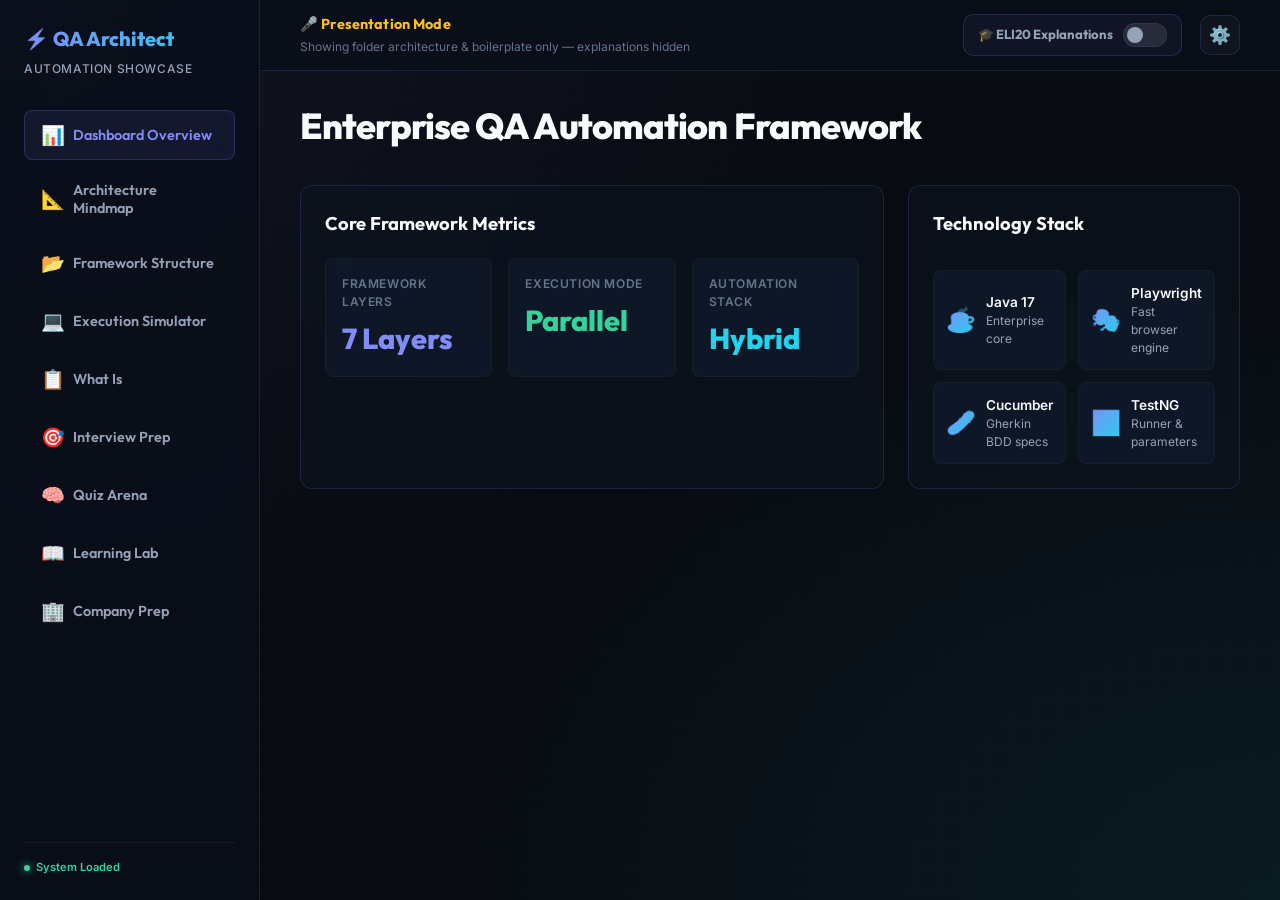
<file: fullpage.html>
<!DOCTYPE html>
<html>
<head>
  <meta charset="utf-8">
  <meta name="viewport" content="width=device-width, initial-scale=1">
  <meta name="theme-color" content="#0f1117">
  <title>QA Architect — Automation Showcase</title>
  <link rel="manifest" href="app.webmanifest">
  <link rel="stylesheet" href="styles.css">
</head>
<body>
  <!-- Mobile sidebar overlay -->
  <div class="sidebar-overlay" id="sidebar-overlay"></div>

  <!-- Mobile hamburger button -->
  <button class="hamburger-btn" id="hamburger-btn" aria-label="Open menu">
    <span></span><span></span><span></span>
  </button>

  <div class="dashboard-layout">
    <!-- Fixed Sidebar Navigation -->
    <aside class="dashboard-sidebar" id="dashboard-sidebar">
      <div class="dashboard-brand">
        <div class="brand-title">⚡ QA Architect</div>
        <div class="brand-tagline">Automation Showcase</div>
      </div>

      <nav class="sidebar-nav">
        <button class="nav-item active" data-tab="tab-overview">
          <span class="nav-icon">📊</span> Dashboard Overview
        </button>
        <button class="nav-item" data-tab="tab-mindmap">
          <span class="nav-icon">📐</span> Architecture Mindmap
        </button>
        <button class="nav-item" data-tab="tab-structure">
          <span class="nav-icon">📂</span> Framework Structure
        </button>
        <button class="nav-item" data-tab="tab-simulator">
          <span class="nav-icon">💻</span> Execution Simulator
        </button>
        <button class="nav-item nav-item-docs" data-tab="tab-docs" id="nav-docs" style="display:none;">
          <span class="nav-icon">📚</span> Learning Docs
        </button>
        <button class="nav-item nav-item-docs" data-tab="tab-design-guide" id="nav-design-guide" style="display:none;">
          <span class="nav-icon">🏗️</span> Design Guide
        </button>
        <button class="nav-item" data-tab="tab-whatis" id="nav-whatis">
          <span class="nav-icon">📋</span> What Is
        </button>
        <button class="nav-item" data-tab="tab-interview-prep" id="nav-interview-prep">
          <span class="nav-icon">🎯</span> Interview Prep
        </button>
        <button class="nav-item" data-tab="tab-quiz" id="nav-quiz">
          <span class="nav-icon">🧠</span> Quiz Arena
        </button>
        <button class="nav-item" data-tab="tab-learn" id="nav-learn">
          <span class="nav-icon">📖</span> Learning Lab
        </button>
        <button class="nav-item" data-tab="tab-company" id="nav-company">
          <span class="nav-icon">🏢</span> Company Prep
        </button>
      </nav>

      <div class="sidebar-footer">
        <div class="sidebar-status-tag">
          <span class="status-dot"></span> System Loaded
        </div>
      </div>
    </aside>

    <!-- Main Content Area -->
    <main class="dashboard-main">

      <!-- ROOT PRESENTATION TOOLBAR (controls explanation visibility) -->
      <div class="root-toolbar" id="root-toolbar">
        <div class="root-toolbar-left">
          <span class="root-mode-badge" id="root-mode-badge">🎤 Presentation Mode</span>
          <span class="root-mode-hint" id="root-mode-hint">Showing folder architecture &amp; boilerplate only — explanations hidden</span>
        </div>
        <div class="root-toolbar-right">
          <div class="eli-toggle-group">
            <span class="eli-toggle-text" id="eli-toggle-text">🎓 ELI20 Explanations</span>
            <label class="study-switch-label" title="Toggle plain-English explanations">
              <input type="checkbox" id="chk-eli20">
              <span class="study-switch-slider"></span>
            </label>
          </div>
          <div class="settings-wrapper">
            <button class="settings-gear-btn" id="btn-settings" aria-label="Display settings">⚙️</button>
            <div class="settings-dropdown" id="settings-dropdown">
              <div class="settings-dd-title">Display Settings</div>
              <div class="settings-row">
                <span class="settings-row-text">
                  <span class="settings-row-title">📚 Learning Docs</span>
                  <span class="settings-row-desc">Show rendered .md guides as a tab</span>
                </span>
                <label class="study-switch-label">
                  <input type="checkbox" id="chk-docs">
                  <span class="study-switch-slider"></span>
                </label>
              </div>
              <div class="settings-note">↻ Refreshing the page resets everything back to clean Presentation Mode.</div>
            </div>
          </div>
        </div>
      </div>

      <!-- TAB 1: OVERVIEW -->
      <section id="tab-overview" class="page-tab-content active">
        <div class="tab-header">
          <h1>Enterprise QA Automation Framework</h1>
          <p class="eli-explain">BDD · Playwright · Java · TestNG · Cucumber · RestAssured · Maven</p>
        </div>

        <div class="overview-grid">
          <div class="overview-card">
            <div class="card-title-bar">
              <h3>Core Framework Metrics</h3>
            </div>
            <div class="metrics-row">
              <div class="metric-box">
                <span class="metric-title">Framework Layers</span>
                <span class="metric-val">7 Layers</span>
                <span class="metric-desc eli-explain">Decoupled, modular architecture separation</span>
              </div>
              <div class="metric-box">
                <span class="metric-title">Execution Mode</span>
                <span class="metric-val green">Parallel</span>
                <span class="metric-desc eli-explain">Thread-safe local/grid execution</span>
              </div>
              <div class="metric-box">
                <span class="metric-title">Automation Stack</span>
                <span class="metric-val cyan">Hybrid</span>
                <span class="metric-desc eli-explain">Unified UI & API testing patterns</span>
              </div>
            </div>
          </div>

          <div class="overview-card stack-card">
            <div class="card-title-bar">
              <h3>Technology Stack</h3>
            </div>
            <div class="stack-grid">
              <div class="stack-item">
                <span class="stack-icon">☕</span>
                <div class="stack-details">
                  <h4>Java 17</h4>
                  <p>Enterprise core</p>
                </div>
              </div>
              <div class="stack-item">
                <span class="stack-icon">🎭</span>
                <div class="stack-details">
                  <h4>Playwright</h4>
                  <p>Fast browser engine</p>
                </div>
              </div>
              <div class="stack-item">
                <span class="stack-icon">🥒</span>
                <div class="stack-details">
                  <h4>Cucumber</h4>
                  <p>Gherkin BDD specs</p>
                </div>
              </div>
              <div class="stack-item">
                <span class="stack-icon">📊</span>
                <div class="stack-details">
                  <h4>TestNG</h4>
                  <p>Runner & parameters</p>
                </div>
              </div>
            </div>
          </div>
        </div>

        <div class="overview-card eli-explain">
          <div class="card-title-bar">
            <h3>Framework Engineering Highlights</h3>
          </div>
          <div class="highlights-panel">
            <div class="highlight-row">
              <span class="highlight-bullet">⚡</span>
              <div class="highlight-content">
                <h4>ThreadLocal Driver Sandbox Isolation</h4>
                <p>Ensures absolute thread safety during high-concurrency parallel runs. Playwright BrowserContext, Page, and Playwright instances are completely isolated per execution thread to eliminate collisions and cross-session contamination.</p>
              </div>
            </div>
            <div class="highlight-row">
              <span class="highlight-bullet">🧩</span>
              <div class="highlight-content">
                <h4>Clean Page Object Model & Page Component Patterns</h4>
                <p>Selectors and UI action methods are encapsulated strictly inside Page Objects. Complex repeating sections (e.g. navigation headers, side bars, data tables) are abstracted into modular Page Components, encouraging massive code reusability.</p>
              </div>
            </div>
            <div class="highlight-row">
              <span class="highlight-bullet">🔌</span>
              <div class="highlight-content">
                <h4>Dual-Purpose Hybrid Testing (RestAssured Sync)</h4>
                <p>Combines RestAssured API calls directly inside UI test lifecycles to pre-seed database conditions, bypass lengthy onboarding screens, and perform instant state assertions, accelerating UI test runs up to 300%.</p>
              </div>
            </div>
          </div>
        </div>
      </section>

      <!-- TAB 2: ARCHITECTURE MINDMAP -->
      <section id="tab-mindmap" class="page-tab-content">
        <div class="tab-header">
          <h1>7-Layer Architecture Mindmap</h1>
          <p class="eli-explain">Click on any layer to explore how Gherkin specifications flow down to test reports. Flip on ELI20 in the top bar to read deep-dive + plain-English explanations.</p>
        </div>

        <div class="mindmap-viewport">
          <!-- Study Mode Hint (controlled by root ELI20 toggle) -->
          <div class="study-mode-container">
            <span class="study-switch-text">📖 Layer explanations are controlled by the <strong>ELI20</strong> toggle in the top bar. Click any node to focus it.</span>
          </div>

          <!-- Nodes Layout (Tier 1: Main Core Layers) -->
          <div class="mindmap-flow-container">
            <!-- Flow Line Backdrop -->
            <div class="mindmap-connection-lines">
              <div id="mindmap-path" class="mindmap-active-path"></div>
            </div>

            <div class="mindmap-node-wrapper" data-layer="feature">
              <div class="mindmap-node active-layer" id="node-feature">
                <span class="mindmap-node-step">1</span>
                📝
              </div>
              <div class="mindmap-node-label">Features</div>
            </div>

            <div class="mindmap-node-wrapper" data-layer="steps">
              <div class="mindmap-node" id="node-steps">
                <span class="mindmap-node-step">2</span>
                🔗
              </div>
              <div class="mindmap-node-label">Step Defs</div>
            </div>

            <div class="mindmap-node-wrapper" data-layer="pages">
              <div class="mindmap-node" id="node-pages">
                <span class="mindmap-node-step">3</span>
                📦
              </div>
              <div class="mindmap-node-label">Page Objects</div>
            </div>

            <div class="mindmap-node-wrapper" data-layer="base">
              <div class="mindmap-node" id="node-base">
                <span class="mindmap-node-step">4</span>
                ⚙️
              </div>
              <div class="mindmap-node-label">Base Driver</div>
            </div>

            <div class="mindmap-node-wrapper" data-layer="utils">
              <div class="mindmap-node" id="node-utils">
                <span class="mindmap-node-step">5</span>
                🛠️
              </div>
              <div class="mindmap-node-label">Utilities</div>
            </div>

            <div class="mindmap-node-wrapper" data-layer="config">
              <div class="mindmap-node" id="node-config">
                <span class="mindmap-node-step">6</span>
                🔧
              </div>
              <div class="mindmap-node-label">Configuration</div>
            </div>

            <div class="mindmap-node-wrapper" data-layer="reporting">
              <div class="mindmap-node" id="node-reporting">
                <span class="mindmap-node-step">7</span>
                📈
              </div>
              <div class="mindmap-node-label">Reporting</div>
            </div>
          </div>

          <!-- Tier 2: Sub-Component Blueprint Modules -->
          <div class="mindmap-sub-container">
            <div class="mindmap-sub-column" data-parent-layer="feature">
              <div class="mindmap-sub-node" id="sub-feature-1">login.feature</div>
              <div class="mindmap-sub-node" id="sub-feature-2">Gherkin Syntax</div>
            </div>
            <div class="mindmap-sub-column" data-parent-layer="steps">
              <div class="mindmap-sub-node" id="sub-steps-1">LoginSteps.java</div>
              <div class="mindmap-sub-node" id="sub-steps-2">PicoContainer</div>
            </div>
            <div class="mindmap-sub-column" data-parent-layer="pages">
              <div class="mindmap-sub-node" id="sub-pages-1">LoginPage.java</div>
              <div class="mindmap-sub-node" id="sub-pages-2">BasePage.java</div>
            </div>
            <div class="mindmap-sub-column" data-parent-layer="base">
              <div class="mindmap-sub-node" id="sub-base-1">DriverManager</div>
              <div class="mindmap-sub-node" id="sub-base-2">PlaywrightFactory</div>
            </div>
            <div class="mindmap-sub-column" data-parent-layer="utils">
              <div class="mindmap-sub-node" id="sub-utils-1">ApiHelper.java</div>
              <div class="mindmap-sub-node" id="sub-utils-2">RestAssured API</div>
            </div>
            <div class="mindmap-sub-column" data-parent-layer="config">
              <div class="mindmap-sub-node" id="sub-config-1">FrameworkConfig</div>
              <div class="mindmap-sub-node" id="sub-config-2">testng.xml</div>
            </div>
            <div class="mindmap-sub-column" data-parent-layer="reporting">
              <div class="mindmap-sub-node" id="sub-reporting-1">Allure Reports</div>
              <div class="mindmap-sub-node" id="sub-reporting-2">Playwright Traces</div>
            </div>
          </div>

          <!-- Dynamic Info Card -->
          <div class="mindmap-explanation-card" id="mindmap-detail-card">
            <span class="layer-badge" id="mindmap-badge">Layer 1 of 7</span>
            <h3 id="mindmap-title">Gherkin Feature Files</h3>
            <p id="mindmap-desc">Feature files contain the pure, executable specifications written in user-friendly business terms (Gherkin syntax: Given, When, Then). They serve as the single source of truth aligning developers, product owners, and manual testers on framework scope and intended behaviors.</p>
            <div class="eli20-callout">
              <span class="eli20-callout-tag">🎓 ELI20 — In Plain English</span>
              <p id="mindmap-eli20">Layer 1 is the test written in plain English.</p>
            </div>
          </div>
        </div>
      </section>

      <!-- TAB 3: FRAMEWORK STRUCTURE SHOWCASE -->
      <section id="tab-structure" class="page-tab-content">
        <div class="tab-header">
          <h1>Framework Directory Showcase</h1>
          <p class="eli-explain">Explore the project workspace of our enterprise automation framework. Click on files or packages to inspect their architecture and dependency learnings.</p>
        </div>

        <div class="showcase-container">
          <!-- Left Tree Column -->
          <div class="panel-card">
            <h3>Project Workspace</h3>
            <div class="panel-header-desc eli-explain">Click items to inspect details. Folders can be expanded.</div>
            
            <div class="tree-container" id="project-tree">
              <!-- Root Folder -->
              <div class="tree-children expanded" style="display: block;">
                <!-- pom.xml -->
                <div class="tree-node" data-node="pom_xml">
                  <span class="tree-indent"></span>
                  <span class="node-icon file xml">📄</span>
                  <span class="node-name">pom.xml</span>
                </div>

                <!-- src/ -->
                <div class="tree-folder-group">
                  <div class="tree-node" data-folder="src_folder">
                    <span class="node-expander expanded">▶</span>
                    <span class="node-icon folder">📁</span>
                    <span class="node-name">src</span>
                  </div>
                  <div class="tree-children expanded" id="src_folder-children">
                    <!-- src/main/ -->
                    <div class="tree-folder-group">
                      <div class="tree-node" data-folder="main_folder">
                        <span class="tree-indent"></span>
                        <span class="node-expander expanded">▶</span>
                        <span class="node-icon folder">📁</span>
                        <span class="node-name">main</span>
                      </div>
                      <div class="tree-children expanded" id="main_folder-children">
                        <!-- src/main/java/ -->
                        <div class="tree-folder-group">
                          <div class="tree-node" data-folder="main_java_folder">
                            <span class="tree-indent"></span>
                            <span class="tree-indent"></span>
                            <span class="node-expander expanded">▶</span>
                            <span class="node-icon folder">📁</span>
                            <span class="node-name">java</span>
                          </div>
                          <div class="tree-children expanded" id="main_java_folder-children">
                            <!-- com.enterprise.framework/ -->
                            <div class="tree-folder-group">
                              <div class="tree-node" data-folder="package_folder">
                                <span class="tree-indent"></span>
                                <span class="tree-indent"></span>
                                <span class="tree-indent"></span>
                                <span class="node-expander expanded">▶</span>
                                <span class="node-icon folder">📁</span>
                                <span class="node-name">com.enterprise.framework</span>
                              </div>
                              <div class="tree-children expanded" id="package_folder-children">
                                
                                <!-- config/ -->
                                <div class="tree-folder-group">
                                  <div class="tree-node" data-folder="config_folder">
                                    <span class="tree-indent"></span>
                                    <span class="tree-indent"></span>
                                    <span class="tree-indent"></span>
                                    <span class="tree-indent"></span>
                                    <span class="node-expander">▶</span>
                                    <span class="node-icon folder">📁</span>
                                    <span class="node-name">config</span>
                                  </div>
                                  <div class="tree-children" id="config_folder-children">
                                    <div class="tree-node" data-node="framework_config">
                                      <span class="tree-indent"></span>
                                      <span class="tree-indent"></span>
                                      <span class="tree-indent"></span>
                                      <span class="tree-indent"></span>
                                      <span class="tree-indent"></span>
                                      <span class="node-icon file">📄</span>
                                      <span class="node-name">FrameworkConfig.java</span>
                                    </div>
                                    <div class="tree-node" data-node="config_factory">
                                      <span class="tree-indent"></span>
                                      <span class="tree-indent"></span>
                                      <span class="tree-indent"></span>
                                      <span class="tree-indent"></span>
                                      <span class="tree-indent"></span>
                                      <span class="node-icon file">📄</span>
                                      <span class="node-name">ConfigFactory.java</span>
                                    </div>
                                  </div>
                                </div>

                                <!-- driver/ -->
                                <div class="tree-folder-group">
                                  <div class="tree-node" data-folder="driver_folder">
                                    <span class="tree-indent"></span>
                                    <span class="tree-indent"></span>
                                    <span class="tree-indent"></span>
                                    <span class="tree-indent"></span>
                                    <span class="node-expander">▶</span>
                                    <span class="node-icon folder">📁</span>
                                    <span class="node-name">driver</span>
                                  </div>
                                  <div class="tree-children" id="driver_folder-children">
                                    <div class="tree-node" data-node="driver_manager">
                                      <span class="tree-indent"></span>
                                      <span class="tree-indent"></span>
                                      <span class="tree-indent"></span>
                                      <span class="tree-indent"></span>
                                      <span class="tree-indent"></span>
                                      <span class="node-icon file">📄</span>
                                      <span class="node-name">DriverManager.java</span>
                                    </div>
                                    <div class="tree-node" data-node="playwright_factory">
                                      <span class="tree-indent"></span>
                                      <span class="tree-indent"></span>
                                      <span class="tree-indent"></span>
                                      <span class="tree-indent"></span>
                                      <span class="tree-indent"></span>
                                      <span class="node-icon file">📄</span>
                                      <span class="node-name">PlaywrightDriverFactory.java</span>
                                    </div>
                                  </div>
                                </div>

                                <!-- pages/ -->
                                <div class="tree-folder-group">
                                  <div class="tree-node" data-folder="pages_folder">
                                    <span class="tree-indent"></span>
                                    <span class="tree-indent"></span>
                                    <span class="tree-indent"></span>
                                    <span class="tree-indent"></span>
                                    <span class="node-expander">▶</span>
                                    <span class="node-icon folder">📁</span>
                                    <span class="node-name">pages</span>
                                  </div>
                                  <div class="tree-children" id="pages_folder-children">
                                    <div class="tree-node" data-node="base_page">
                                      <span class="tree-indent"></span>
                                      <span class="tree-indent"></span>
                                      <span class="tree-indent"></span>
                                      <span class="tree-indent"></span>
                                      <span class="tree-indent"></span>
                                      <span class="node-icon file">📄</span>
                                      <span class="node-name">BasePage.java</span>
                                    </div>
                                    <div class="tree-node" data-node="login_page">
                                      <span class="tree-indent"></span>
                                      <span class="tree-indent"></span>
                                      <span class="tree-indent"></span>
                                      <span class="tree-indent"></span>
                                      <span class="tree-indent"></span>
                                      <span class="node-icon file">📄</span>
                                      <span class="node-name">LoginPage.java</span>
                                    </div>
                                  </div>
                                </div>

                                <!-- steps/ -->
                                <div class="tree-folder-group">
                                  <div class="tree-node" data-folder="steps_folder">
                                    <span class="tree-indent"></span>
                                    <span class="tree-indent"></span>
                                    <span class="tree-indent"></span>
                                    <span class="tree-indent"></span>
                                    <span class="node-expander">▶</span>
                                    <span class="node-icon folder">📁</span>
                                    <span class="node-name">steps</span>
                                  </div>
                                  <div class="tree-children" id="steps_folder-children">
                                    <div class="tree-node" data-node="hooks">
                                      <span class="tree-indent"></span>
                                      <span class="tree-indent"></span>
                                      <span class="tree-indent"></span>
                                      <span class="tree-indent"></span>
                                      <span class="tree-indent"></span>
                                      <span class="node-icon file">📄</span>
                                      <span class="node-name">Hooks.java</span>
                                    </div>
                                    <div class="tree-node" data-node="login_steps">
                                      <span class="tree-indent"></span>
                                      <span class="tree-indent"></span>
                                      <span class="tree-indent"></span>
                                      <span class="tree-indent"></span>
                                      <span class="tree-indent"></span>
                                      <span class="node-icon file">📄</span>
                                      <span class="node-name">LoginSteps.java</span>
                                    </div>
                                  </div>
                                </div>

                                <!-- utils/ -->
                                <div class="tree-folder-group">
                                  <div class="tree-node" data-folder="utils_folder">
                                    <span class="tree-indent"></span>
                                    <span class="tree-indent"></span>
                                    <span class="tree-indent"></span>
                                    <span class="tree-indent"></span>
                                    <span class="node-expander">▶</span>
                                    <span class="node-icon folder">📁</span>
                                    <span class="node-name">utils</span>
                                  </div>
                                  <div class="tree-children" id="utils_folder-children">
                                    <div class="tree-node" data-node="api_helper">
                                      <span class="tree-indent"></span>
                                      <span class="tree-indent"></span>
                                      <span class="tree-indent"></span>
                                      <span class="tree-indent"></span>
                                      <span class="tree-indent"></span>
                                      <span class="node-icon file">📄</span>
                                      <span class="node-name">ApiHelper.java</span>
                                    </div>
                                    <div class="tree-node" data-node="reporting_utils">
                                      <span class="tree-indent"></span>
                                      <span class="tree-indent"></span>
                                      <span class="tree-indent"></span>
                                      <span class="tree-indent"></span>
                                      <span class="tree-indent"></span>
                                      <span class="node-icon file">📄</span>
                                      <span class="node-name">ReportingUtils.java</span>
                                    </div>
                                  </div>
                                </div>

                                <!-- runner/ -->
                                <div class="tree-folder-group">
                                  <div class="tree-node" data-folder="runner_folder">
                                    <span class="tree-indent"></span>
                                    <span class="tree-indent"></span>
                                    <span class="tree-indent"></span>
                                    <span class="tree-indent"></span>
                                    <span class="node-expander">▶</span>
                                    <span class="node-icon folder">📁</span>
                                    <span class="node-name">runner</span>
                                  </div>
                                  <div class="tree-children" id="runner_folder-children">
                                    <div class="tree-node" data-node="runner_test">
                                      <span class="tree-indent"></span>
                                      <span class="tree-indent"></span>
                                      <span class="tree-indent"></span>
                                      <span class="tree-indent"></span>
                                      <span class="tree-indent"></span>
                                      <span class="node-icon file">📄</span>
                                      <span class="node-name">RunnerTest.java</span>
                                    </div>
                                    <div class="tree-node" data-node="parallel_runner">
                                      <span class="tree-indent"></span>
                                      <span class="tree-indent"></span>
                                      <span class="tree-indent"></span>
                                      <span class="tree-indent"></span>
                                      <span class="tree-indent"></span>
                                      <span class="node-icon file">📄</span>
                                      <span class="node-name">ParallelRunner.java</span>
                                    </div>
                                  </div>
                                </div>

                              </div>
                            </div>
                          </div>
                        </div>
                      </div>
                    </div>

                    <!-- src/test/ -->
                    <div class="tree-folder-group">
                      <div class="tree-node" data-folder="test_folder">
                        <span class="tree-indent"></span>
                        <span class="node-expander expanded">▶</span>
                        <span class="node-icon folder">📁</span>
                        <span class="node-name">test</span>
                      </div>
                      <div class="tree-children expanded" id="test_folder-children">
                        <!-- src/test/resources/ -->
                        <div class="tree-folder-group">
                          <div class="tree-node" data-folder="test_resources_folder">
                            <span class="tree-indent"></span>
                            <span class="tree-indent"></span>
                            <span class="node-expander expanded">▶</span>
                            <span class="node-icon folder">📁</span>
                            <span class="node-name">resources</span>
                          </div>
                          <div class="tree-children expanded" id="test_resources_folder-children">
                            
                            <!-- features/ -->
                            <div class="tree-folder-group">
                              <div class="tree-node" data-folder="features_folder">
                                <span class="tree-indent"></span>
                                <span class="tree-indent"></span>
                                <span class="tree-indent"></span>
                                <span class="node-expander">▶</span>
                                <span class="node-icon folder">📁</span>
                                <span class="node-name">features</span>
                              </div>
                              <div class="tree-children" id="features_folder-children">
                                <div class="tree-node" data-node="login_feature">
                                  <span class="tree-indent"></span>
                                  <span class="tree-indent"></span>
                                  <span class="tree-indent"></span>
                                  <span class="tree-indent"></span>
                                  <span class="node-icon file feature">📄</span>
                                  <span class="node-name">login.feature</span>
                                </div>
                              </div>
                            </div>

                            <!-- configurations.properties -->
                            <div class="tree-node" data-node="configurations_properties">
                              <span class="tree-indent"></span>
                              <span class="tree-indent"></span>
                              <span class="node-icon file config">📄</span>
                              <span class="node-name">configurations.properties</span>
                            </div>

                            <!-- testng.xml -->
                            <div class="tree-node" data-node="testng_xml">
                              <span class="tree-indent"></span>
                              <span class="tree-indent"></span>
                              <span class="node-icon file xml">📄</span>
                              <span class="node-name">testng.xml</span>
                            </div>

                          </div>
                        </div>
                      </div>
                    </div>

                  </div>
                </div>

              </div>
            </div>
          </div>

          <!-- Right Technical Details Column (Hidden by Default until node is selected) -->
          <div class="panel-card">
            <div id="details-empty" class="details-placeholder">
              <div class="placeholder-icon">📂</div>
              <h3>Select a file or package to inspect</h3>
              <p>Click any directory or source file to preview its boilerplate code skeleton. Flip on <strong>ELI20</strong> in the top bar to also reveal architectural purpose, flows, and plain-English explanations.</p>
            </div>

            <div id="details-active" class="details-content">
              <div class="details-title-bar">
                <div class="details-node-info">
                  <span class="details-node-name" id="selected-node-title">file_name.java</span>
                  <span class="details-node-path" id="selected-node-path">src/main/java/com/...</span>
                </div>
                <span class="category-tag" id="selected-node-category">Category</span>
              </div>

              <div class="details-section eli-explain eli20-section">
                <h4>🎓 ELI20 — In Plain English</h4>
                <p id="details-eli20" class="eli20-text">Plain-English explanation appears here.</p>
              </div>

              <div class="details-section eli-explain">
                <h4>What &amp; How it works</h4>
                <p id="details-what-how">Explanation of what this item is and how it runs under the hood.</p>
              </div>

              <div class="details-section eli-explain">
                <h4>Execution Lifecycle Flow</h4>
                <p id="details-flow">Position in the framework setup/teardown execution cycle.</p>
              </div>

              <div class="details-section eli-explain">
                <h4>Dependency Lessons Learned</h4>
                <p id="details-learnings">Best-practice insights, configuration issues, or performance guidelines.</p>
              </div>

              <div class="details-section" id="code-preview-section">
                <h4>Interface / Code Skeleton</h4>
                <pre class="details-code-preview" id="details-code">public class CodeSkeleton {}</pre>
              </div>
            </div>
          </div>
        </div>

        <!-- Dynamic Framework Flow Visualiser -->
        <div class="panel-card flow-visualiser-card" style="margin-top: 24px; min-height: auto;">
          <div class="card-title-bar">
            <h3>⚡ Interactive Framework Flow Visualiser</h3>
            <div class="flow-controls-row">
              <select id="flow-select" class="flow-select">
                <option value="exec">Execution Path (RunnerTest → Browser Page)</option>
                <option value="json">JSON Hydration Path (Locators/Data → Page Object)</option>
              </select>
              <select id="flow-speed" class="flow-select flow-speed-select" title="Speed Multiplier">
                <option value="0.5">0.5x Speed</option>
                <option value="1.0" selected>1.0x Speed</option>
                <option value="1.5">1.5x Speed</option>
                <option value="2.0">2.0x Speed</option>
              </select>
              <button id="btn-play-flow" class="flow-control-btn">▶ Play Flow</button>
              <button id="btn-reset-flow" class="flow-control-btn flow-btn-secondary">↻ Reset</button>
            </div>
          </div>
          
          <div class="flow-visualiser-container">
            <!-- Animated nodes and lines will be placed here -->
            <div class="flow-diagram-canvas" id="flow-canvas"></div>
            
            <!-- Explanation sidebar inside the card -->
            <div class="flow-explanation-box">
              <div class="flow-step-badge" id="flow-step-badge">Step 1 of 8</div>
              <h4 id="flow-step-title">TestNG Trigger</h4>
              <p id="flow-step-desc">Test execution begins at testng.xml, which references the ParallelRunner test class.</p>
            </div>
          </div>
        </div>
      </section>

      <!-- TAB 4: LIVE SIMULATOR -->
      <section id="tab-simulator" class="page-tab-content">
        <div class="tab-header">
          <h1>Execution Flow Simulator</h1>
          <p class="eli-explain">Launch virtual BDD suites, and trace execution paths through the file tree and framework mindmap dynamically.</p>
        </div>

        <div class="simulator-layout">
          <!-- Control Panel -->
          <div class="simulator-controls">
            <div class="sim-run-card">
              <h3>Run Configurations</h3>
              <p class="panel-header-desc">Select a Gherkin scenario context and run.</p>
              
              <div class="test-scenarios-list">
                <label class="scenario-radio-label">
                  <input type="radio" name="sim-scenario" value="login" checked class="scenario-radio-input">
                  <div class="scenario-info">
                    <span class="scenario-name">Scenario 1: Happy Path Member Login</span>
                    <span class="scenario-desc eli-explain">Tests Standard Auth, Page Load times, Dashboard redirection hooks.</span>
                  </div>
                </label>
                <label class="scenario-radio-label">
                  <input type="radio" name="sim-scenario" value="hybrid" class="scenario-radio-input">
                  <div class="scenario-info">
                    <span class="scenario-name">Scenario 2: API-Seed Dashboard Verification</span>
                    <span class="scenario-desc eli-explain">Bypasses Login UI via RestAssured API seed, navigating to details screen instantly.</span>
                  </div>
                </label>
              </div>

              <div style="margin-top: 24px; display: flex; gap: 12px;">
                <button id="btn-start-sim" class="sim-btn">⚡ Run Simulation Suite</button>
                <button id="btn-stop-sim" class="sim-btn sim-btn-stop">🛑 Abort</button>
              </div>
            </div>

            <div class="sim-progress-card">
              <div class="progress-header">
                <span class="progress-status-label" id="sim-status-label">Simulator Status: Ready</span>
                <span class="progress-pct" id="sim-progress-text">0%</span>
              </div>
              <div class="progress-track-bar">
                <div class="progress-fill-bar" id="sim-progress-bar"></div>
              </div>

              <div class="current-sim-node-display">
                <span class="current-node-header">Active Execution File Scope</span>
                <span class="current-node-value" id="sim-active-node-text">None (Idle)</span>
              </div>
            </div>
          </div>

          <!-- Dynamic Console Terminal Logs -->
          <div class="terminal-console-card">
            <div class="terminal-top-bar">
              <div class="terminal-circles">
                <span class="circle red"></span>
                <span class="circle yellow"></span>
                <span class="circle green"></span>
              </div>
              <div class="terminal-title">maven-surefire-runner - bash</div>
              <button id="btn-clear-terminal" class="terminal-btn-clear">clear</button>
            </div>
            
            <div class="terminal-output-body" id="terminal-logs">
              <div class="console-log-row">
                <span class="log-time">[14:36:00]</span>
                <span class="log-level info">[INFO]</span>
                <span class="log-text">QA Simulator terminal initialized. Select a scenario and click "Run Simulation Suite".</span>
              </div>
            </div>
          </div>
        </div>
      </section>

      <!-- TAB 5: LEARNING DOCS (revealed via Settings) -->
      <section id="tab-docs" class="page-tab-content">
        <div class="tab-header">
          <h1>📚 Learning Documentation</h1>
          <p>Rendered markdown deep-dives — the study material behind this framework. Pick a document to preview it.</p>
        </div>

        <div class="docs-layout">
          <div class="panel-card docs-list-panel">
            <h3>Documents</h3>
            <div class="panel-header-desc">Click a guide to render it.</div>
            <div class="docs-file-list" id="docs-file-list"></div>
          </div>

          <div class="panel-card docs-content-panel" style="position:relative;">
            <div class="docs-rendered" id="docs-rendered">
              <div class="docs-empty">
                <div class="placeholder-icon">📖</div>
                <p>Select a document from the left to preview it here.</p>
              </div>
            </div>
            <button class="docs-scroll-top-btn" id="docs-scroll-top" aria-label="Scroll to top" title="Back to top">↑</button>
          </div>
        </div>
      </section>

      <!-- TAB 6: FRAMEWORK DESIGN GUIDE (revealed via Settings) -->
      <section id="tab-design-guide" class="page-tab-content">
        <div class="tab-header">
          <h1>🏗️ Framework Design Guide</h1>
          <p>A comprehensive masterclass on how this enterprise automation framework was architected and built from scratch.</p>
        </div>

        <div class="docs-layout">
          <div class="panel-card docs-list-panel">
            <h3>Chapters</h3>
            <div class="panel-header-desc">Jump directly to any section.</div>
            <div class="docs-file-list" id="design-guide-index">
              <!-- Dynamic index will render here -->
            </div>
          </div>

          <div class="panel-card docs-content-panel">
            <div class="docs-rendered" id="design-guide-rendered">
              <div class="docs-empty">
                <div class="placeholder-icon">🏗️</div>
                <p>Loading Framework Design Guide...</p>
              </div>
            </div>
          </div>
        </div>
      </section>

      <!-- TAB: WHAT IS — Interview Q&A Bank -->
      <section id="tab-whatis" class="page-tab-content">
        <div id="wi-root"></div>
      </section>

      <!-- TAB 7: INTERVIEW PREP -->
      <section id="tab-interview-prep" class="page-tab-content">
        <div class="tab-header">
          <h1>🎯 Interview Prep</h1>
          <p>Company-specific Q&amp;A sets — click a company to switch. Expand each category to review answers.</p>
        </div>

        <!-- Company Switcher -->
        <div class="interview-company-switcher">
          <button class="company-btn active" data-company="innovationm">
            🏢 InnovationM — SDET &nbsp;<span class="interview-time-badge">12:00 PM</span>
          </button>
          <button class="company-btn" data-company="ltm">
            🏢 LTM — Playwright Lead &nbsp;<span class="interview-time-badge">3:00 PM</span>
          </button>
        </div>

        <!-- ─────────── INNOVATIONM SECTION ─────────── -->
        <div id="interview-innovationm" class="interview-section">
          <div class="interview-company-header">
            <h2>InnovationM · SDET · 5–6 Yrs · Bangalore</h2>
            <p>EdTech platform · Playwright/Cypress · REST Assured · SQL · Jenkins · GenAI · JavaScript/TypeScript</p>
          </div>

          <!-- Category: Playwright / Cypress -->
          <div class="interview-category">
            <button class="category-accordion-btn" data-accordion="toggle">
              🎭 Playwright &amp; Cypress <span class="accordion-arrow">▼</span>
            </button>
            <div class="category-accordion-body open">
              <div class="qa-card">
                <div class="qa-q">Q1. What is the difference between Playwright and Cypress?</div>
                <div class="qa-a">Playwright supports all major browsers (Chromium, Firefox, WebKit) including cross-browser in a single run, runs tests out-of-process for true multi-tab/multi-origin testing, and supports multiple languages (JS, Java, Python, C#). Cypress is JS-only, runs inside the browser making it faster for single-origin tests but limiting for multi-tab or multi-domain flows. Playwright's auto-wait is built into every action; Cypress uses retryable commands with a fixed timeout chain.</div>
              </div>
              <div class="qa-card">
                <div class="qa-q">Q2. How do you implement the Page Object Model (POM) in Playwright with JavaScript?</div>
                <div class="qa-a">Create a class per page, inject `page` via constructor, expose typed action methods and assertion methods. Locators are defined as class properties using `page.locator()`. Tests import the page class and call its methods — never access locators directly from the test. This keeps selectors in one place and tests readable.</div>
              </div>
              <div class="qa-card">
                <div class="qa-q">Q3. Explain Playwright's auto-waiting mechanism.</div>
                <div class="qa-a">Before every action (click, fill, etc.), Playwright waits for the target element to be: attached to DOM, visible, stable (not animating), enabled, and ready to receive events. This eliminates manual `waitForSelector` in most cases. For navigation-heavy flows use `waitForLoadState('networkidle')` or `waitForURL()`.</div>
              </div>
              <div class="qa-card">
                <div class="qa-q">Q4. How do you handle iframes in Playwright?</div>
                <div class="qa-a">Use `page.frameLocator('iframe-selector')` to get a FrameLocator, then chain locators on it exactly like on the main page. For dynamically created iframes, use `page.waitForSelector('iframe')` first, then `page.frame({ url: /pattern/ })` or `page.frames()` to locate by URL or name.</div>
              </div>
              <div class="qa-card">
                <div class="qa-q">Q5. How do you run Playwright tests in parallel and control worker count?</div>
                <div class="qa-a">In `playwright.config.js`, set `workers: N` (e.g., `workers: 4`) or `workers: '50%'` for half the CPU cores. Each worker is an isolated browser context. Tests within a spec file run serially by default; use `test.describe.parallel()` for intra-file parallelism. Ensure tests are stateless — no shared login state without `storageState`.</div>
              </div>
              <div class="qa-card">
                <div class="qa-q">Q6. How do you handle dynamic elements or flaky locators in Playwright?</div>
                <div class="qa-a">Prefer semantic locators: `getByRole()`, `getByLabel()`, `getByText()` over CSS/XPath. For dynamic IDs, use `data-testid` attributes. Use `locator.filter()` to narrow down a list. For race conditions, use `page.waitForResponse()` or `page.waitForSelector()` instead of fixed sleeps.</div>
              </div>
              <div class="qa-card">
                <div class="qa-q">Q7. How do you capture screenshots and traces on failure in Playwright?</div>
                <div class="qa-a">In `playwright.config.js`: set `screenshot: 'only-on-failure'`, `video: 'retain-on-failure'`, `trace: 'on-first-retry'`. On failure, run `npx playwright show-trace trace.zip` to replay the full timeline of actions, DOM snapshots, and network calls.</div>
              </div>
              <div class="qa-card">
                <div class="qa-q">Q8. What is Cypress's intercept feature and what's its Playwright equivalent?</div>
                <div class="qa-a">Cypress `cy.intercept()` stubs or spies on network requests. In Playwright, use `page.route('**/api/endpoint', route => route.fulfill({ json: mockData }))` to mock, or `page.waitForResponse('**/api/**')` to assert a real response. Playwright routes are more flexible — they support aborting, modifying, and continuing requests.</div>
              </div>

              <div class="qa-section-label green">🎯 Scenario-Based — Write the Code</div>

              <div class="qa-card scenario-card">
                <div class="qa-q">🎯 Scenario Q9. A skeleton loader spins until the API responds. You must click "Enroll" only after data loads. Write it.</div>
                <div class="qa-a"><pre class="qa-code">// Strategy 1 — wait for the API that populates the page
await Promise.all([
  page.waitForResponse(r => r.url().includes('/api/courses') && r.status() === 200),
  page.goto('/courses')
]);
await page.getByRole('button', { name: 'Enroll' }).click();

// Strategy 2 — wait for the skeleton to disappear
await page.locator('.skeleton-loader').waitFor({ state: 'hidden' });
await page.getByRole('button', { name: 'Enroll' }).click();</pre></div>
              </div>

              <div class="qa-card scenario-card">
                <div class="qa-q">🎯 Scenario Q10. A dropdown options are loaded via AJAX on focus. How do you select an option reliably?</div>
                <div class="qa-a"><pre class="qa-code">// Click/focus the dropdown trigger to fire AJAX
await page.getByLabel('Select Course').click();

// Wait for the options list to appear in the DOM
await page.locator('[role="listbox"]').waitFor({ state: 'visible' });

// Now pick the option — Playwright retries the locator automatically
await page.getByRole('option', { name: 'JavaScript Fundamentals' }).click();

// Assert selection reflected in the field
await expect(page.getByLabel('Select Course')).toHaveValue('JavaScript Fundamentals');</pre></div>
              </div>

              <div class="qa-card scenario-card">
                <div class="qa-q">🎯 Scenario Q11. Test a drag-and-drop reordering of a course module list in Playwright.</div>
                <div class="qa-a"><pre class="qa-code">const source = page.locator('.module-item').nth(0);
const target = page.locator('.module-item').nth(2);

// Playwright drag via mouse events
await source.hover();
await page.mouse.down();
const targetBox = await target.boundingBox();
await page.mouse.move(targetBox!.x + targetBox!.width / 2, targetBox!.y + targetBox!.height / 2, { steps: 10 });
await page.mouse.up();

// Assert order changed
await expect(page.locator('.module-item').nth(0)).toHaveText('Module 3');</pre></div>
              </div>

              <div class="qa-card scenario-card">
                <div class="qa-q">🎯 Scenario Q12. A form submits, then a toast notification appears for 3 seconds. Assert the toast text without a fixed sleep.</div>
                <div class="qa-a"><pre class="qa-code">// Submit the form
await page.getByRole('button', { name: 'Save' }).click();

// Assert toast appears — Playwright auto-retries until visible (default 5s timeout)
const toast = page.locator('.toast-notification');
await expect(toast).toBeVisible();
await expect(toast).toHaveText(/Saved successfully/);

// Assert it disappears without sleep — use waitFor with state hidden + increased timeout
await toast.waitFor({ state: 'hidden', timeout: 5000 });</pre></div>
              </div>

              <div class="qa-card scenario-card">
                <div class="qa-q">🎯 Scenario Q13. How do you test a file upload input in Playwright?</div>
                <div class="qa-a"><pre class="qa-code">// Standard file input
await page.getByLabel('Upload Certificate').setInputFiles('test-data/cert.pdf');
await expect(page.locator('.file-name-display')).toHaveText('cert.pdf');

// Drag-and-drop upload zone (no input element)
const buffer = Buffer.from('fake pdf content');
const dataTransfer = await page.evaluateHandle((data) => {
  const dt = new DataTransfer();
  const file = new File([data], 'cert.pdf', { type: 'application/pdf' });
  dt.items.add(file);
  return dt;
}, buffer);
await page.locator('.upload-dropzone').dispatchEvent('drop', { dataTransfer });</pre></div>
              </div>
            </div>
          </div>

          <!-- Category: API Testing -->
          <div class="interview-category">
            <button class="category-accordion-btn" data-accordion="toggle">
              🔌 API Testing — REST Assured &amp; Postman <span class="accordion-arrow">▼</span>
            </button>
            <div class="category-accordion-body open">
              <div class="qa-card">
                <div class="qa-q">Q9. How do you validate JSON schema in REST Assured?</div>
                <div class="qa-a">Use `.body(matchesJsonSchemaInClasspath("schema.json"))` from the `rest-assured-json-schema-validator` dependency. The JSON Schema file (draft-04 or draft-07) defines required fields, types, and constraints. This catches contract breaks even if individual field assertions pass.</div>
              </div>
              <div class="qa-card">
                <div class="qa-q">Q10. How do you handle OAuth 2.0 token-based auth in REST Assured?</div>
                <div class="qa-a">Make a POST to the token endpoint with client credentials/password grant, extract the `access_token` from the response, then pass it as a Bearer header: `.header("Authorization", "Bearer " + token)`. Cache the token per test class using `@BeforeClass` and refresh when a 401 is returned.</div>
              </div>
              <div class="qa-card">
                <div class="qa-q">Q11. What is Postman's Collection Runner and how do you use it in CI?</div>
                <div class="qa-a">Collection Runner runs a saved collection in sequence with environment variables and data files. For CI, export the collection and environment JSON, then run via Newman: `newman run collection.json -e env.json --reporters junit` which outputs JUnit XML for Jenkins to parse.</div>
              </div>
              <div class="qa-card">
                <div class="qa-q">Q12. How do you chain API requests (use response of one as input to the next) in REST Assured?</div>
                <div class="qa-a">Extract the value: `String id = given().post("/create").then().extract().path("id");`. Then inject: `given().pathParam("id", id).get("/item/{id}")`. For Postman, use `pm.environment.set("id", pm.response.json().id)` in the Tests tab of request 1, then reference `{{id}}` in request 2.</div>
              </div>
              <div class="qa-card">
                <div class="qa-q">Q13. How do you test negative/error scenarios in API automation?</div>
                <div class="qa-a">Send requests with: missing required fields, invalid data types, out-of-range values, expired tokens, duplicate payloads, and injection payloads. Assert correct HTTP status codes (400, 401, 403, 422) and validate the error response body schema matches the documented contract.</div>
              </div>

              <div class="qa-section-label green">🎯 Scenario-Based — REST Assured Context</div>

              <div class="qa-card scenario-card">
                <div class="qa-q">🎯 Scenario Q14. Chain two REST Assured calls: create a course, then enroll a user into that courseId.</div>
                <div class="qa-a"><pre class="qa-code">@Test
public void enrollUserInNewCourse() {
  // Step 1: Create course, extract courseId
  String courseId =
    given()
      .contentType(ContentType.JSON)
      .header("Authorization", "Bearer " + getToken())
      .body("{\"title\":\"Playwright Mastery\",\"category\":\"QA\"}")
    .when()
      .post("/api/courses")
    .then()
      .statusCode(201)
      .extract().path("courseId");

  // Step 2: Enroll user using extracted courseId
  given()
    .contentType(ContentType.JSON)
    .header("Authorization", "Bearer " + getToken())
    .body("{\"userId\":\"user-42\",\"courseId\":\"" + courseId + "\"}")
  .when()
    .post("/api/enroll")
  .then()
    .statusCode(200)
    .body("status", equalTo("ENROLLED"))
    .body("courseId", equalTo(courseId));
}</pre></div>
              </div>

              <div class="qa-card scenario-card">
                <div class="qa-q">🎯 Scenario Q15. API returns paginated data — how do you fetch all pages in REST Assured and assert total count?</div>
                <div class="qa-a"><pre class="qa-code">List&lt;Map&lt;String, Object&gt;&gt; allRecords = new ArrayList&lt;&gt;();
int page = 1;
boolean hasMore = true;

while (hasMore) {
  Response resp = given()
    .queryParam("page", page)
    .queryParam("size", 50)
    .header("Authorization", "Bearer " + getToken())
    .get("/api/courses");

  List&lt;Map&lt;String, Object&gt;&gt; items = resp.jsonPath().getList("data");
  allRecords.addAll(items);
  hasMore = resp.jsonPath().getBoolean("pagination.hasNextPage");
  page++;
}

// Assert total matches API-reported count
int totalReported = given().get("/api/courses/count").then().extract().path("total");
Assert.assertEquals(allRecords.size(), totalReported, "Paginated total mismatch");</pre></div>
              </div>

              <div class="qa-card scenario-card">
                <div class="qa-q">🎯 Scenario Q16. Test rate limiting: assert the API returns 429 after 5 rapid identical requests in REST Assured.</div>
                <div class="qa-a"><pre class="qa-code">@Test
public void apiReturns429AfterRateLimit() {
  String endpoint = "/api/search";
  String body = "{\"q\":\"playwright\"}";
  int hitCount = 0;

  for (int i = 0; i &lt; 6; i++) {
    Response resp = given()
      .contentType(ContentType.JSON)
      .body(body)
      .post(endpoint);

    if (resp.statusCode() == 429) {
      hitCount++;
      // Assert the Retry-After header is present
      Assert.assertNotNull(resp.getHeader("Retry-After"), "Retry-After header missing");
      break;
    }
  }
  Assert.assertTrue(hitCount &gt; 0, "Rate limit (429) never triggered in 6 calls");
}</pre></div>
              </div>
            </div>
          </div>

          <!-- Category: SQL / DB Testing -->
          <div class="interview-category">
            <button class="category-accordion-btn" data-accordion="toggle">
              🗄️ Database Testing — SQL <span class="accordion-arrow">▼</span>
            </button>
            <div class="category-accordion-body open">
              <div class="qa-card">
                <div class="qa-q">Q14. How do you verify data integrity after an API call using SQL?</div>
                <div class="qa-a">After calling the POST/PUT API, query the database directly: `SELECT * FROM orders WHERE order_id = ?` using the ID returned in the API response. Assert that every field persisted correctly — amounts, statuses, timestamps, foreign keys. This catches cases where the API returns 200 but the write silently fails or truncates data.</div>
              </div>
              <div class="qa-card">
                <div class="qa-q">Q15. Write a query to find duplicate email records in a users table.</div>
                <div class="qa-a"><pre class="qa-code">SELECT email, COUNT(*) AS cnt
FROM users
GROUP BY email
HAVING COUNT(*) > 1;</pre>
To see the full rows: wrap with a JOIN back to the table on email. Use this as a pre-test data-quality check to avoid false positives from dirty test data.</div>
              </div>
              <div class="qa-card">
                <div class="qa-q">Q16. What is the difference between INNER JOIN, LEFT JOIN, and FULL OUTER JOIN?</div>
                <div class="qa-a">INNER JOIN returns only matching rows from both tables. LEFT JOIN returns all rows from the left table and matched rows from the right (nulls where no match). FULL OUTER JOIN returns all rows from both tables, nulls on unmatched sides. For QA: LEFT JOIN is useful to find orphan records (right side is NULL means missing reference).</div>
              </div>
              <div class="qa-card">
                <div class="qa-q">Q17. How do you handle test data setup and teardown with SQL in automation?</div>
                <div class="qa-a">Use `@BeforeEach`: INSERT test-specific rows with unique IDs (UUID or timestamp-prefixed). Use `@AfterEach`: DELETE WHERE id IN (collected IDs) or use transactions rolled back after each test. Never rely on pre-existing data in a shared DB — tests must be self-contained and order-independent.</div>
              </div>
            </div>
          </div>

          <!-- Category: JavaScript / TypeScript -->
          <div class="interview-category">
            <button class="category-accordion-btn" data-accordion="toggle">
              📜 JavaScript &amp; TypeScript <span class="accordion-arrow">▼</span>
            </button>
            <div class="category-accordion-body open">
              <div class="qa-card">
                <div class="qa-q">Q18. What is the difference between `==` and `===` in JavaScript?</div>
                <div class="qa-a">`==` performs type coercion (`"5" == 5` is true). `===` is strict equality — no coercion (`"5" === 5` is false). In test assertions always use `===` or framework matchers (Jest's `toBe`, Playwright's `expect`) to avoid false positives from coercion.</div>
              </div>
              <div class="qa-card">
                <div class="qa-q">Q19. Explain Promises vs async/await and how they apply to Playwright tests.</div>
                <div class="qa-a">Promises are objects representing eventual values. `async/await` is syntactic sugar that makes asynchronous code look synchronous, making it easier to read and debug. All Playwright actions return Promises, so every action must be `await`-ed in an `async` test function. Forgetting `await` means the action is never executed — the test passes vacuously.</div>
              </div>
              <div class="qa-card">
                <div class="qa-q">Q20. How do TypeScript interfaces help in Playwright POM?</div>
                <div class="qa-a">Define interfaces for test data (`interface LoginData { username: string; password: string; }`) and page return types. TypeScript catches typos at compile time, enforces data shapes in data-driven tests, and makes refactoring safe — rename a property and the compiler shows every broken reference.</div>
              </div>
              <div class="qa-card">
                <div class="qa-q">Q21. What is a closure and how can it cause issues in test automation?</div>
                <div class="qa-a">A closure is a function that captures variables from its surrounding scope. In test loops, closures capturing `let i` or `let item` in an `async` callback may capture stale references if the iteration variable changes before the async completes. Fix with `for...of` loops (each iteration has its own binding) or destructuring inside the loop body.</div>
              </div>
            </div>
          </div>

          <!-- Category: Jenkins CI/CD -->
          <div class="interview-category">
            <button class="category-accordion-btn" data-accordion="toggle">
              ⚙️ Jenkins &amp; CI/CD <span class="accordion-arrow">▼</span>
            </button>
            <div class="category-accordion-body open">
              <div class="qa-card">
                <div class="qa-q">Q22. How do you integrate Playwright tests into a Jenkins pipeline?</div>
                <div class="qa-a">In your `Jenkinsfile`: (1) `npm ci` to install deps, (2) `npx playwright install --with-deps` to install browsers, (3) `npx playwright test --reporter=junit` to run and output JUnit XML, (4) use `junit 'test-results/*.xml'` to publish results, (5) `archiveArtifacts 'playwright-report/**'` for the HTML report.</div>
              </div>
              <div class="qa-card">
                <div class="qa-q">Q23. How do you run tests in parallel across Jenkins agents?</div>
                <div class="qa-a">Use Jenkins `parallel` step in a declarative pipeline to split test suites across multiple agents (each running a subset of specs). Alternatively, use Playwright's built-in `--shard=1/4` flag: four Jenkins jobs each run one shard, merge the `.last-run.json` files for unified reporting.</div>
              </div>
              <div class="qa-card">
                <div class="qa-q">Q24. How do you handle environment-specific configs in Jenkins for test runs?</div>
                <div class="qa-a">Use Jenkins environment variables or credentials store for secrets. In Playwright config, read `process.env.BASE_URL`, `process.env.ENV` etc. Pass them at run time: `BASE_URL=https://staging.app.com npx playwright test`. Never hardcode URLs or credentials in the test code or commit `.env` files.</div>
              </div>
              <div class="qa-card">
                <div class="qa-q">Q25. Explain your approach to release validation in CI/CD.</div>
                <div class="qa-a">Run smoke suite (critical-path tests, ~5-10 min) on every PR merge. Run full regression suite nightly. Gate releases on smoke suite pass. On failure: build is marked unstable, team is notified via Slack webhook. Maintain a "release readiness dashboard" aggregating smoke, regression, and API test results with trend graphs.</div>
              </div>
            </div>
          </div>

          <!-- Category: GenAI in QA -->
          <div class="interview-category">
            <button class="category-accordion-btn" data-accordion="toggle">
              🤖 GenAI in QA <span class="accordion-arrow">▼</span>
            </button>
            <div class="category-accordion-body open">
              <div class="qa-card">
                <div class="qa-q">Q26. How have you used GenAI tools to accelerate QA activities?</div>
                <div class="qa-a">I use GitHub Copilot to generate Playwright boilerplate (POM classes, fixture setups) and suggest assertions. For test case generation, I prompt an LLM with the user story + acceptance criteria to get an initial test case matrix, then review and prune. For defect analysis, I paste stack traces into the chat to get root cause hypotheses faster. This cuts initial drafting time by ~40%.</div>
              </div>
              <div class="qa-card">
                <div class="qa-q">Q27. What are the risks of relying on AI-generated test cases?</div>
                <div class="qa-a">AI may miss domain-specific edge cases, generate redundant tests, or hallucinate incorrect assertions. It has no knowledge of your actual system behavior. Mitigation: use AI output as a first draft only, always review against requirements, run generated tests to confirm they fail correctly before trusting them as valid coverage.</div>
              </div>
              <div class="qa-card">
                <div class="qa-q">Q28. How do you use AI for defect analysis beyond just "copying the error message"?</div>
                <div class="qa-a">Provide full context: stack trace + recent code diff + test scenario + environment details. Ask the AI to identify the root cause pattern (not just symptoms), suggest the minimal reproduction case, and list similar historical bugs to check. Then validate the AI's hypothesis by manual reproduction before filing the bug report.</div>
              </div>
            </div>
          </div>

          <!-- Category: Manual Testing / STLC / Leadership -->
          <div class="interview-category">
            <button class="category-accordion-btn" data-accordion="toggle">
              📋 STLC · Manual Testing · Team Handling <span class="accordion-arrow">▼</span>
            </button>
            <div class="category-accordion-body open">
              <div class="qa-card">
                <div class="qa-q">Q29. Walk me through your STLC process for a new feature.</div>
                <div class="qa-a">Requirement Analysis → Test Planning (scope, timelines, tools, risks) → Test Case Design (boundary values, equivalence partitioning, decision tables) → Test Environment Setup → Test Execution (smoke first, then functional, then regression) → Defect Reporting &amp; Re-testing → Test Closure (metrics: pass%, defect density, automation coverage).</div>
              </div>
              <div class="qa-card">
                <div class="qa-q">Q30. How do you onboard a new automation engineer to your framework?</div>
                <div class="qa-a">Week 1: framework architecture walkthrough (layers, conventions, how to run tests locally). Week 2: assign a small feature to automate end-to-end with a buddy reviewer. Week 3: independent contribution with PR review. Document "framework guide" in the repo wiki covering: setup, naming conventions, how to add a new POM, how to run subsets via tags, and how to read trace reports.</div>
              </div>
            </div>
          </div>

          <!-- XPath Finder Section -->
          <div class="interview-category">
            <button class="category-accordion-btn" data-accordion="toggle" style="background:rgba(237,137,54,0.08);">
              🔎 XPath &amp; Locator Strategy Masterclass <span class="accordion-arrow">▼</span>
            </button>
            <div class="category-accordion-body open">

              <div class="qa-section-label orange">Basic XPath Patterns</div>

              <div class="qa-card xpath-card">
                <div class="qa-q"><span class="xpath-tag">XPath</span> Find a button containing the text "Submit"</div>
                <div class="qa-a"><pre class="qa-code">// XPath
//button[contains(text(),'Submit')]

// Playwright equivalent (always prefer this)
page.getByRole('button', { name: 'Submit' })

// XPath with normalize-space (handles extra whitespace)
//button[normalize-space()='Submit']</pre></div>
              </div>

              <div class="qa-card xpath-card">
                <div class="qa-q"><span class="xpath-tag">XPath</span> Find an input field by its placeholder text</div>
                <div class="qa-a"><pre class="qa-code">// XPath
//input[@placeholder='Enter your email']

// Playwright
page.getByPlaceholder('Enter your email')

// Partial placeholder match
//input[contains(@placeholder,'email')]</pre></div>
              </div>

              <div class="qa-card xpath-card">
                <div class="qa-q"><span class="xpath-tag">XPath</span> Find the 3rd row in a data table</div>
                <div class="qa-a"><pre class="qa-code">// XPath - absolute position
//table/tbody/tr[3]

// XPath - nth child
//tbody/tr[position()=3]

// Playwright
page.locator('table tbody tr').nth(2)  // 0-indexed

// Get text of 2nd cell in 3rd row
page.locator('table tbody tr:nth-child(3) td:nth-child(2)')</pre></div>
              </div>

              <div class="qa-card xpath-card">
                <div class="qa-q"><span class="xpath-tag">XPath</span> Find a label's associated input using for/id relationship</div>
                <div class="qa-a"><pre class="qa-code">// Get the input whose id matches a label's "for" attribute
//input[@id=//label[text()='Username']/@for]

// Playwright (cleanest — traverses for/id automatically)
page.getByLabel('Username')

// CSS equivalent
label:has-text("Username") + input
// or
input#username</pre></div>
              </div>

              <div class="qa-section-label orange">Intermediate — Axes &amp; Relationships</div>

              <div class="qa-card xpath-card">
                <div class="qa-q"><span class="xpath-tag">XPath</span> Find a sibling element — click "Edit" button next to the row containing "Alice"</div>
                <div class="qa-a"><pre class="qa-code">// following-sibling axis
//tr[td[text()='Alice']]//button[text()='Edit']

// Or using contains for partial match
//tr[td[contains(text(),'Alice')]]/td//button[@data-action='edit']

// Playwright filter approach (much more readable)
page.locator('tr').filter({ hasText: 'Alice' }).getByRole('button', { name: 'Edit' })</pre></div>
              </div>

              <div class="qa-card xpath-card">
                <div class="qa-q"><span class="xpath-tag">XPath</span> Find a parent element from a child — navigate up from an error message to its form</div>
                <div class="qa-a"><pre class="qa-code">// ancestor axis — go up to form from error span
//span[@class='error-msg'][text()='Required']/ancestor::form

// parent axis — go up one level
//span[@class='error-msg']/parent::div

// Playwright — locator chaining (no XPath needed)
page.locator('form').filter({ has: page.locator('.error-msg') })</pre></div>
              </div>

              <div class="qa-card xpath-card">
                <div class="qa-q"><span class="xpath-tag">XPath</span> Find an element by multiple attributes (AND condition)</div>
                <div class="qa-a"><pre class="qa-code">// AND: button that is both type=submit AND has class=primary
//button[@type='submit' and contains(@class,'primary')]

// OR: input that is either email or text type
//input[@type='email' or @type='text']

// NOT: all inputs except hidden
//input[not(@type='hidden')]

// CSS equivalent of AND
button[type="submit"].primary</pre></div>
              </div>

              <div class="qa-section-label orange">Advanced — Dynamic IDs &amp; React/Angular</div>

              <div class="qa-card xpath-card">
                <div class="qa-q"><span class="xpath-tag">XPath</span> Element has dynamic ID like "btn-12345-submit". How do you locate it?</div>
                <div class="qa-a"><pre class="qa-code">// starts-with for prefix pattern
//button[starts-with(@id,'btn-') and contains(@id,'-submit')]

// Better: use data-testid (negotiate with dev to add it)
//button[@data-testid='submit-btn']

// Playwright — semantic locators avoid dynamic ID problem entirely
page.getByRole('button', { name: 'Submit' })
page.getByTestId('submit-btn')  // uses data-testid attribute</pre></div>
              </div>

              <div class="qa-card xpath-card">
                <div class="qa-q"><span class="xpath-tag">XPath</span> Find the last item in a list dynamically</div>
                <div class="qa-a"><pre class="qa-code">// last() function
//ul[@class='course-list']/li[last()]

// second to last
//ul[@class='course-list']/li[last()-1]

// Playwright
page.locator('.course-list li').last()
page.locator('.course-list li').nth(-1)  // negative index = from end</pre></div>
              </div>

              <div class="qa-card xpath-card">
                <div class="qa-q"><span class="xpath-tag">XPath</span> Locate elements inside a Shadow DOM — what breaks and how do you fix it?</div>
                <div class="qa-a">XPath cannot pierce Shadow DOM boundaries — it stops at the shadow root and returns nothing. Solutions:
<pre class="qa-code">// Playwright — automatically pierces open shadow roots
page.locator('my-component >> button[type="submit"]')
// or chain locators
page.locator('my-component').locator('button[type="submit"]')

// For closed shadow DOM: inject script
await page.evaluate(() => {
  const host = document.querySelector('my-component');
  return host.shadowRoot.querySelector('button').click();
});</pre></div>
              </div>

              <div class="qa-section-label orange">Real Interview Challenge</div>

              <div class="qa-card xpath-card">
                <div class="qa-q"><span class="xpath-tag">Live Challenge</span> Given this HTML, write XPath to find the "Enroll" button for the course rated 4.5 stars only.</div>
                <div class="qa-a"><pre class="qa-code">/* HTML Structure:
&lt;div class="course-card"&gt;
  &lt;h3&gt;JavaScript Basics&lt;/h3&gt;
  &lt;span class="rating"&gt;4.5&lt;/span&gt;
  &lt;button class="enroll-btn"&gt;Enroll&lt;/button&gt;
&lt;/div&gt;
&lt;div class="course-card"&gt;
  &lt;h3&gt;Python Advanced&lt;/h3&gt;
  &lt;span class="rating"&gt;3.8&lt;/span&gt;
  &lt;button class="enroll-btn"&gt;Enroll&lt;/button&gt;
&lt;/div&gt; */

// XPath answer
//div[@class='course-card'][.//span[@class='rating' and text()='4.5']]//button[@class='enroll-btn']

// Playwright answer (cleaner)
page.locator('.course-card')
  .filter({ has: page.locator('.rating', { hasText: '4.5' }) })
  .getByRole('button', { name: 'Enroll' })</pre></div>
              </div>

            </div>
          </div>

          <!-- Coding Q&A for InnovationM -->
          <div class="interview-category">
            <button class="category-accordion-btn coding-btn" data-accordion="toggle">
              💻 Coding Questions &amp; Answers <span class="accordion-arrow">▼</span>
            </button>
            <div class="category-accordion-body open">
              <div class="qa-card">
                <div class="qa-q">C1. Write a Playwright POM test for login with username, password, and redirection assert.</div>
                <div class="qa-a"><pre class="qa-code">// pages/LoginPage.js
class LoginPage {
  constructor(page) {
    this.page = page;
    this.username = page.getByLabel('Username');
    this.password = page.getByLabel('Password');
    this.submitBtn = page.getByRole('button', { name: 'Login' });
  }
  async login(user, pass) {
    await this.username.fill(user);
    await this.password.fill(pass);
    await this.submitBtn.click();
  }
}

// tests/login.spec.js
test('login redirects to dashboard', async ({ page }) => {
  const loginPage = new LoginPage(page);
  await page.goto('/login');
  await loginPage.login('admin@test.com', 'Secret123');
  await expect(page).toHaveURL(/dashboard/);
});</pre></div>
              </div>
              <div class="qa-card">
                <div class="qa-q">C2. Write a Playwright test that mocks an API response.</div>
                <div class="qa-a"><pre class="qa-code">test('shows mocked course list', async ({ page }) => {
  await page.route('**/api/courses', route =>
    route.fulfill({
      status: 200,
      contentType: 'application/json',
      body: JSON.stringify([{ id: 1, title: 'Mock Course' }])
    })
  );
  await page.goto('/courses');
  await expect(page.getByText('Mock Course')).toBeVisible();
});</pre></div>
              </div>
              <div class="qa-card">
                <div class="qa-q">C3. Write a SQL query to find the 2nd highest salary from an employees table.</div>
                <div class="qa-a"><pre class="qa-code">SELECT MAX(salary) AS second_highest
FROM employees
WHERE salary < (SELECT MAX(salary) FROM employees);

-- Or using DENSE_RANK for top-N generalization:
SELECT salary FROM (
  SELECT salary, DENSE_RANK() OVER (ORDER BY salary DESC) AS rnk
  FROM employees
) ranked WHERE rnk = 2 LIMIT 1;</pre></div>
              </div>
              <div class="qa-card">
                <div class="qa-q">C4. Write a REST Assured test (Java) to POST a new user and assert the response.</div>
                <div class="qa-a"><pre class="qa-code">@Test
public void createUserReturns201() {
  String body = "{\"name\":\"Alice\",\"email\":\"alice@test.com\"}";

  given()
    .contentType(ContentType.JSON)
    .header("Authorization", "Bearer " + getToken())
    .body(body)
  .when()
    .post("/api/users")
  .then()
    .statusCode(201)
    .body("email", equalTo("alice@test.com"))
    .body("id", notNullValue());
}</pre></div>
              </div>
              <div class="qa-card">
                <div class="qa-q">C5. Write a TypeScript Playwright data-driven test using test.each for multiple login scenarios.</div>
                <div class="qa-a"><pre class="qa-code">const credentials = [
  { user: 'admin@app.com', pass: 'Admin@123', expectedUrl: '/admin' },
  { user: 'user@app.com',  pass: 'User@123',  expectedUrl: '/dashboard' },
];

for (const { user, pass, expectedUrl } of credentials) {
  test(`login as ${user} goes to ${expectedUrl}`, async ({ page }) => {
    await page.goto('/login');
    await page.getByLabel('Email').fill(user);
    await page.getByLabel('Password').fill(pass);
    await page.getByRole('button', { name: 'Login' }).click();
    await expect(page).toHaveURL(new RegExp(expectedUrl));
  });
}</pre></div>
              </div>
            </div>
          </div>
        </div><!-- end innovationm -->

        <!-- ─────────── LTIM SECTION (UPDATED JD) ─────────── -->
        <div id="interview-ltm" class="interview-section" style="display:none;">
          <div class="interview-company-header ltm-header">
            <h2>LTIM · Automation Engineer · 3+ Yrs · Digital Testing</h2>
            <p>Playwright JS · BDD · Cucumber · Mocha · Chai · Postman · REST Assured · Hybrid Framework · GitLab · Jenkins · DB Testing</p>
          </div>

          <!-- PLAYWRIGHT JS -->
          <div class="interview-category">
            <button class="category-accordion-btn" data-accordion="toggle">
              🎭 Playwright JavaScript — Core &amp; Scenarios <span class="accordion-arrow">▼</span>
            </button>
            <div class="category-accordion-body open">
              <div class="qa-card"><div class="qa-q">Q1. What is Playwright and how does it differ from Selenium?</div><div class="qa-a">Playwright is async-first, supports Chromium/Firefox/WebKit, has built-in auto-wait on every action, native network interception, and isolated browser contexts for parallelism. Selenium needs explicit waits, has no built-in API layer. Playwright's single fixture covers both UI and API testing via the <code>request</code> fixture — no extra library needed.</div></div>
              <div class="qa-card"><div class="qa-q">Q2. Explain Playwright auto-waiting and how it prevents flakiness.</div><div class="qa-a">Before every actionable call (click, fill, check) Playwright checks the element is: attached, visible, stable (not animating), enabled, editable. No Thread.sleep needed. For navigation use <code>waitForURL()</code> or <code>waitForLoadState('networkidle')</code>. Custom waits: <code>expect(locator).toBeVisible()</code> retries until timeout.</div></div>
              <div class="qa-card"><div class="qa-q">Q3. How do you implement Page Object Model in Playwright JavaScript?</div><div class="qa-a"><pre class="qa-code">// pages/LoginPage.js
class LoginPage {
  constructor(page) {
    this.page     = page;
    this.email    = page.getByLabel('Email');
    this.password = page.getByLabel('Password');
    this.loginBtn = page.getByRole('button', { name: 'Login' });
    this.errorMsg = page.locator('.error-banner');
  }
  async navigate() { await this.page.goto('/login'); }
  async login(email, pass) {
    await this.email.fill(email);
    await this.password.fill(pass);
    await this.loginBtn.click();
  }
}
module.exports = { LoginPage };

// tests/login.spec.js
const { test, expect } = require('@playwright/test');
const { LoginPage }    = require('../pages/LoginPage');
test('valid login', async ({ page }) => {
  const lp = new LoginPage(page);
  await lp.navigate();
  await lp.login('user@test.com', 'Pass@123');
  await expect(page).toHaveURL(/dashboard/);
});</pre></div></div>
              <div class="qa-card"><div class="qa-q">Q4. How do you reuse authentication state across all tests?</div><div class="qa-a"><pre class="qa-code">// global-setup.js
const { chromium } = require('@playwright/test');
module.exports = async () => {
  const browser = await chromium.launch();
  const page    = await browser.newPage();
  await page.goto(process.env.BASE_URL + '/login');
  await page.getByLabel('Email').fill(process.env.TEST_USER);
  await page.getByLabel('Password').fill(process.env.TEST_PASS);
  await page.getByRole('button', { name: 'Login' }).click();
  await page.waitForURL('**/dashboard');
  await page.context().storageState({ path: 'auth.json' });
  await browser.close();
};
// playwright.config.js  →  use: { storageState: 'auth.json' }</pre></div></div>
              <div class="qa-card"><div class="qa-q">Q5. How do you intercept and mock network calls?</div><div class="qa-a"><pre class="qa-code">// Mock response
await page.route('**/api/policies', route =>
  route.fulfill({ status: 200, contentType: 'application/json',
    body: JSON.stringify([{ id: 'POL-001', status: 'Active' }]) }));
// Abort analytics
await page.route('**google-analytics**', route => route.abort());
// Modify real response in-flight
await page.route('**/api/user', async route => {
  const resp = await route.fetch();
  const json = await resp.json();
  json.role = 'ADMIN';
  await route.fulfill({ response: resp, json });
});</pre></div></div>
              <div class="qa-card"><div class="qa-q">Q6. How do you tag tests and run only smoke vs full regression?</div><div class="qa-a"><pre class="qa-code">test('@smoke login works', async ({ page }) => { ... });
test('@regression premium recalculates', async ({ page }) => { ... });
// npx playwright test --grep "@smoke"
// npx playwright test --grep "@regression"
// playwright.config.js:
projects: [
  { name: 'smoke',      grep: /@smoke/ },
  { name: 'regression', grep: /@regression/ }
]</pre></div></div>
              <div class="qa-card"><div class="qa-q">Q7. How do you capture traces, screenshots, videos for CI debugging?</div><div class="qa-a"><pre class="qa-code">// playwright.config.js
use: {
  screenshot: 'only-on-failure',
  video:      'retain-on-failure',
  trace:      'on-first-retry',
}
// View: npx playwright show-trace test-results/trace.zip</pre></div></div>
              <div class="qa-section-label green">🎯 Playwright Scenario Questions</div>
              <div class="qa-card scenario-card"><div class="qa-q">🎯 Scenario Q8. Async table loads via API. Wait for API then assert row count.</div><div class="qa-a"><pre class="qa-code">test('table shows 5 rows', async ({ page }) => {
  const [resp] = await Promise.all([
    page.waitForResponse(r => r.url().includes('/api/policies') && r.status() === 200),
    page.goto('/policies')
  ]);
  const data = await resp.json();
  expect(data.length).toBe(5);
  await expect(page.locator('table tbody tr')).toHaveCount(5);
});</pre></div></div>
              <div class="qa-card scenario-card"><div class="qa-q">🎯 Scenario Q9. Assert API request payload when a form field change triggers recalculation.</div><div class="qa-a"><pre class="qa-code">test('premium recalculates on age change', async ({ page }) => {
  await page.goto('/quote/step-2');
  const [req] = await Promise.all([
    page.waitForRequest(r => r.url().includes('/api/rating') && r.method() === 'POST'),
    page.getByLabel('Driver Age').fill('25'),
    page.getByLabel('Driver Age').press('Tab')
  ]);
  const payload = JSON.parse(req.postData() ?? '{}');
  expect(payload.driverAge).toBe(25);
});</pre></div></div>
            </div>
          </div>

          <!-- BDD: CUCUMBER + MOCHA + CHAI -->
          <div class="interview-category">
            <button class="category-accordion-btn" data-accordion="toggle">
              🥒 BDD — Cucumber · Mocha · Chai <span class="accordion-arrow">▼</span>
            </button>
            <div class="category-accordion-body open">
              <div class="qa-card"><div class="qa-q">Q10. What is BDD and how does Cucumber implement it?</div><div class="qa-a">BDD writes tests in plain English (Gherkin: Given/When/Then) so business and QE share a common language. Cucumber parses .feature files, matches each step to a JS step definition, and executes them. Tests map directly to business acceptance criteria — readable by POs and BAs, not just developers.</div></div>
              <div class="qa-card"><div class="qa-q">Q11. Show a complete Cucumber + Playwright + Chai BDD login flow.</div><div class="qa-a"><pre class="qa-code">// features/login.feature
Feature: User Login
  Scenario: Valid login redirects to dashboard
    Given I am on the login page
    When I enter email "user@test.com" and password "Pass@123"
    And I click Login
    Then I should see the dashboard

// step-definitions/loginSteps.js
const { Given, When, Then } = require('@cucumber/cucumber');
const { expect } = require('chai');
Given('I am on the login page', async function() {
  await this.page.goto(process.env.BASE_URL + '/login');
});
When('I enter email {string} and password {string}', async function(email, pass) {
  await this.page.getByLabel('Email').fill(email);
  await this.page.getByLabel('Password').fill(pass);
});
When('I click Login', async function() {
  await this.page.getByRole('button', { name: 'Login' }).click();
});
Then('I should see the dashboard', async function() {
  await this.page.waitForURL('**/dashboard');
  expect(this.page.url()).to.include('dashboard');
});</pre></div></div>
              <div class="qa-card"><div class="qa-q">Q12. What is Mocha and how does it differ from Cucumber?</div><div class="qa-a">Mocha is a JS test runner using describe()/it()/before()/after() — code-first, not Gherkin. Use Mocha when the team is developer-led and prefers code. Use Cucumber when BAs/POs author or review test scenarios. Both work with Playwright as the browser driver and Chai as assertions. Mocha is faster to write; Cucumber generates living documentation.</div></div>
              <div class="qa-card"><div class="qa-q">Q13. Explain Chai's three assertion styles.</div><div class="qa-a"><pre class="qa-code">const { assert, expect, should } = require('chai');
// Assert style (classic TDD)
assert.equal(status, 200);
assert.isArray(data);
// Expect style (BDD - most common, most readable)
expect(status).to.equal(200);
expect(data).to.be.an('array').with.lengthOf(5);
expect(obj).to.have.property('id').that.is.a('string');
// Should style (extends Object.prototype - avoid in modules)
status.should.equal(200);
// Recommendation: always use expect style in Playwright+Mocha projects</pre></div></div>
              <div class="qa-card"><div class="qa-q">Q14. How do you data-drive a Cucumber test using Scenario Outline?</div><div class="qa-a"><pre class="qa-code">Scenario Outline: Login with multiple roles
  Given I am on the login page
  When I login as "&lt;email&gt;" with "&lt;password&gt;"
  Then I land on "&lt;expectedUrl&gt;"
  Examples:
    | email           | password  | expectedUrl   |
    | admin@test.com  | Admin@123 | /admin        |
    | user@test.com   | User@123  | /dashboard    |
    | agent@test.com  | Agent@123 | /agent-portal |
// Cucumber runs scenario 3x — once per Examples row</pre></div></div>
              <div class="qa-card"><div class="qa-q">Q15. How do you share page state between step definitions safely?</div><div class="qa-a"><pre class="qa-code">// world.js
const { setWorldConstructor } = require('@cucumber/cucumber');
const { chromium } = require('@playwright/test');
class CustomWorld {
  async init() {
    this.browser = await chromium.launch();
    this.context = await this.browser.newContext({ storageState: 'auth.json' });
    this.page    = await this.context.newPage();
  }
  async destroy() { await this.browser.close(); }
}
setWorldConstructor(CustomWorld);
// hooks.js
const { Before, After } = require('@cucumber/cucumber');
Before(async function() { await this.init(); });
After(async function()  { await this.destroy(); });
// Step defs: access page via this.page - no global state needed</pre></div></div>
            </div>
          </div>

          <!-- API + MICROSERVICES -->
          <div class="interview-category">
            <button class="category-accordion-btn" data-accordion="toggle">
              🔌 API &amp; Microservices — Postman · REST Assured <span class="accordion-arrow">▼</span>
            </button>
            <div class="category-accordion-body open">
              <div class="qa-card"><div class="qa-q">Q16. What is your strategy for testing microservices vs monolith APIs?</div><div class="qa-a">Microservices: (1) Contract testing per service (Pact/OpenAPI). (2) Stub unavailable services. (3) API gateway integration tests. (4) Chaos testing — latency, 503 responses. Monolith: one contract, comprehensive CRUD + business rules. Test pyramid: 60% API, 30% integration, 10% E2E UI.</div></div>
              <div class="qa-card"><div class="qa-q">Q17. How do you test APIs in Playwright without opening a browser?</div><div class="qa-a"><pre class="qa-code">test('POST /api/policies returns 201', async ({ request }) => {
  const response = await request.post('/api/policies', {
    headers: { 'Authorization': `Bearer ${process.env.TOKEN}` },
    data: { name: 'AutoPolicy', type: 'Home' }
  });
  expect(response.status()).toBe(201);
  const body = await response.json();
  expect(body).toHaveProperty('policyId');
});
// Hybrid: seed via API then verify on UI
test('seeded policy appears in UI', async ({ page, request }) => {
  const resp = await request.post('/api/policies', { data: { name: 'UITest' } });
  const { policyId } = await resp.json();
  await page.goto('/policies/' + policyId);
  await expect(page.locator('h1')).toHaveText('UITest');
});</pre></div></div>
              <div class="qa-card"><div class="qa-q">Q18. Show a full CRUD REST Assured chain test.</div><div class="qa-a"><pre class="qa-code">// CREATE
String id = given().contentType(ContentType.JSON)
  .header("Authorization","Bearer "+token)
  .body("{\"name\":\"TestPolicy\",\"type\":\"Auto\"}")
.when().post("/api/policies")
.then().statusCode(201).extract().path("policyId");
// READ
given().pathParam("id",id).get("/api/policies/{id}")
  .then().statusCode(200).body("name",equalTo("TestPolicy"));
// UPDATE
given().contentType(ContentType.JSON).pathParam("id",id)
  .body("{\"name\":\"UpdatedPolicy\"}")
.when().put("/api/policies/{id}")
.then().statusCode(200).body("name",equalTo("UpdatedPolicy"));
// DELETE
given().pathParam("id",id).delete("/api/policies/{id}")
  .then().statusCode(204);</pre></div></div>
              <div class="qa-card"><div class="qa-q">Q19. How do you structure a Postman Collection for microservice regression?</div><div class="qa-a">One collection per microservice. Environments for Dev/QA/Staging URLs. Collection Variables for shared IDs. Pre-request scripts fetch auth tokens. Tests tab (Chai-style) asserts status, schema, body values. CI: <code>newman run PolicyService.json -e qa.json --reporters junit</code>. Each service collection runs independently or chained.</div></div>
              <div class="qa-section-label green">🎯 API Scenario Questions</div>
              <div class="qa-card scenario-card"><div class="qa-q">🎯 Scenario Q20. Test 422 error when mandatory vehicleVIN is missing — Postman + REST Assured.</div><div class="qa-a"><pre class="qa-code">// Postman Tests tab
pm.test("422 when VIN missing", () => {
  pm.response.to.have.status(422);
  const json = pm.response.json();
  pm.expect(json.errors[0].field).to.equal('vehicleVIN');
  pm.expect(json.errors[0].message).to.include('required');
});
// REST Assured
given().contentType(ContentType.JSON).body("{\"policyType\":\"Auto\"}")
.when().post("/api/policies")
.then().statusCode(422)
  .body("errors[0].field", equalTo("vehicleVIN"))
  .body("errors[0].message", containsString("required"));</pre></div></div>
              <div class="qa-card scenario-card"><div class="qa-q">🎯 Scenario Q21. Test an async job API that requires polling for completion.</div><div class="qa-a"><pre class="qa-code">test('async PDF generation completes', async ({ request }) => {
  const start = await request.post('/api/documents/generate',
    { data: { policyId: 'POL-001', type: 'PDF' } });
  expect(start.status()).toBe(202);
  const { jobId } = await start.json();

  let status = 'PENDING', attempts = 0;
  while (status !== 'COMPLETE' && attempts < 15) {
    await new Promise(r => setTimeout(r, 2000));
    const poll = await request.get(`/api/jobs/${jobId}`);
    status = (await poll.json()).status;
    attempts++;
  }
  expect(status).toBe('COMPLETE');
  const doc = await request.get(`/api/documents/${jobId}`);
  expect(doc.headers()['content-type']).toContain('application/pdf');
});</pre></div></div>
            </div>
          </div>

          <!-- HYBRID FRAMEWORK -->
          <div class="interview-category">
            <button class="category-accordion-btn" data-accordion="toggle">
              🏗️ Hybrid Automation Framework Design <span class="accordion-arrow">▼</span>
            </button>
            <div class="category-accordion-body open">
              <div class="qa-card"><div class="qa-q">Q22. What is a Hybrid Automation Framework and how do you design one?</div><div class="qa-a">Combines Data-Driven, Keyword-Driven, and Modular patterns. Layers: (1) Page Objects — UI abstraction. (2) API Utilities — request helpers. (3) Data Providers — JSON/CSV readers. (4) Config Manager — env settings. (5) Reporting — Allure/HTML. (6) CI — GitLab/Jenkins. Satisfies both new automation and legacy migration needs from the same framework.</div></div>
              <div class="qa-card"><div class="qa-q">Q23. How do you define an automation strategy for a new project?</div><div class="qa-a">(1) Scope — automate regression, smoke, API; skip exploratory/visual. (2) Tool selection — match team skills. (3) Pyramid — 60% API, 30% integration, 10% E2E. (4) Prioritise — high-frequency, high-risk flows first. (5) Metrics — coverage %, pass rate, maintenance cost. (6) ROI — time saved vs build cost. Document as an Automation Strategy doc signed off by PM and dev lead.</div></div>
              <div class="qa-card"><div class="qa-q">Q24. How do you identify automatable scenarios and prioritise them?</div><div class="qa-a">Automate when: executed frequently, stable contract, data-driven, time-consuming manually, high business risk. Do NOT automate: one-time tests, exploratory, UX judgment calls, features under active development. Priority order: smoke → API layer → critical-path regression → extended regression.</div></div>
              <div class="qa-card"><div class="qa-q">Q25. How do you manage test data across environments?</div><div class="qa-a"><pre class="qa-code">// utils/DataManager.js
class DataManager {
  static getUser(type) {
    return require('../data/testData.json')[type];
  }
  static async createPolicy(request, overrides = {}) {
    const payload = { type: 'Auto', name: 'Test-' + Date.now(), ...overrides };
    const resp = await request.post('/api/policies', { data: payload });
    return resp.json();
  }
  static async cleanup(request, policyId) {
    await request.delete(`/api/policies/${policyId}`);
  }
}
module.exports = { DataManager };</pre></div></div>
            </div>
          </div>

          <!-- CI/CD -->
          <div class="interview-category">
            <button class="category-accordion-btn" data-accordion="toggle">
              ⚙️ CI/CD — Maven · GitLab · Jenkins <span class="accordion-arrow">▼</span>
            </button>
            <div class="category-accordion-body open">
              <div class="qa-card"><div class="qa-q">Q26. How do you set up a GitLab CI pipeline for Playwright on every MR?</div><div class="qa-a"><pre class="qa-code"># .gitlab-ci.yml
stages: [test]
playwright:
  stage: test
  image: mcr.microsoft.com/playwright:v1.45.0-jammy
  script:
    - npm ci
    - npx playwright test --reporter=junit,html
  artifacts:
    when: always
    reports: { junit: test-results/results.xml }
    paths: [playwright-report/]
    expire_in: 7 days
  only: [merge_requests, main]
  variables: { BASE_URL: $QA_BASE_URL, TEST_USER: $QA_USER }</pre></div></div>
              <div class="qa-card"><div class="qa-q">Q27. How do you structure a Jenkins pipeline for smoke + API + regression?</div><div class="qa-a"><pre class="qa-code">pipeline {
  agent any
  stages {
    stage('Install') {
      steps { sh 'npm ci && npx playwright install --with-deps' }
    }
    stage('Smoke') {
      steps { sh 'npx playwright test --grep "@smoke" --reporter=junit' }
      post { always { junit 'test-results/smoke-*.xml' } }
    }
    stage('API Tests') {
      steps { sh 'newman run API-Suite.json -e qa.json --reporters junit' }
      post { always { junit 'newman/results.xml' } }
    }
    stage('Regression') {
      when { branch 'main' }
      steps { sh 'npx playwright test --grep "@regression" --reporter=junit,html' }
      post { always {
        publishHTML([reportDir:'playwright-report',reportFiles:'index.html'])
      }}
    }
  }
  post { failure { slackSend(message:"Tests FAILED: ${env.BUILD_URL}") } }
}</pre></div></div>
              <div class="qa-card"><div class="qa-q">Q28. How does Maven fit into a hybrid JS + Java test project?</div><div class="qa-a">Java (REST Assured): Maven pom.xml manages deps, `mvn test` runs via Surefire. Playwright JS: uses npm + `npx playwright test`. In hybrid projects: use Maven's exec-plugin to invoke `npm test` as a Maven phase, or run as separate Jenkins stages. Both output JUnit XML which Jenkins and GitLab parse uniformly. Keep Java API and JS UI tests in separate Maven submodules.</div></div>
              <div class="qa-card"><div class="qa-q">Q29. How do you implement shift-left testing in CI/CD?</div><div class="qa-a">(1) QE authors Cucumber feature files on Day 1 from ACs. (2) API tests run in CI from Day 1 (mocked until backend ready). (3) UI tests added when dev delivers a testable build. (4) Smoke gates every PR merge. (5) Full regression nightly. (6) Coverage % tracked as a sprint metric. Finds defects in the sprint they are introduced — not in a UAT phase weeks later.</div></div>
            </div>
          </div>

          <!-- DATABASE TESTING -->
          <div class="interview-category">
            <button class="category-accordion-btn" data-accordion="toggle">
              🗄️ Database Testing — Complex Queries &amp; Integrity <span class="accordion-arrow">▼</span>
            </button>
            <div class="category-accordion-body open">
              <div class="qa-card"><div class="qa-q">Q30. How do you validate DB state after an API call in Playwright?</div><div class="qa-a"><pre class="qa-code">const { Client } = require('pg');
test('policy creation persists in DB', async ({ request }) => {
  const resp = await request.post('/api/policies',
    { data: { name: 'DBTest', type: 'Auto', vehicleVIN: 'VIN12345' } });
  const { policyId } = await resp.json();
  const db = new Client({ connectionString: process.env.DB_URL });
  await db.connect();
  const result = await db.query(
    'SELECT * FROM policies WHERE policy_id = $1', [policyId]);
  await db.end();
  expect(result.rows.length).toBe(1);
  expect(result.rows[0].vehicle_vin).toBe('VIN12345');
  expect(result.rows[0].status).toBe('DRAFT');
});</pre></div></div>
              <div class="qa-card"><div class="qa-q">Q31. Complex SQL: policies renewed in 30 days with &gt;10% premium increase.</div><div class="qa-a"><pre class="qa-code">SELECT r.policy_id, r.renewal_date,
       orig.premium AS original_premium, r.premium AS renewed_premium,
       ROUND(((r.premium-orig.premium)/orig.premium)*100,2) AS pct_increase
FROM policies r
JOIN policies orig ON r.policy_number=orig.policy_number
  AND orig.version = r.version - 1
WHERE r.policy_type='RENEWAL'
  AND r.renewal_date >= CURRENT_DATE - INTERVAL '30 days'
  AND ((r.premium-orig.premium)/orig.premium) > 0.10
ORDER BY pct_increase DESC;</pre></div></div>
              <div class="qa-card"><div class="qa-q">Q32. How do you test stored procedures and referential integrity?</div><div class="qa-a"><pre class="qa-code">-- 1. Setup
INSERT INTO claims(claim_id,status,amount) VALUES ('CLM-T','SUBMITTED',5000);
-- 2. Execute
EXEC sp_process_claim 'CLM-T';
-- 3. Assert outcome
SELECT c.status, c.processed_at, p.reserve_amount
FROM claims c JOIN claim_payments p ON c.claim_id=p.claim_id
WHERE c.claim_id='CLM-T';
-- Expected: status=APPROVED, processed_at NOT NULL, reserve_amount=5000
-- 4. Referential integrity check
SELECT COUNT(*) FROM claim_payments
WHERE claim_id NOT IN (SELECT claim_id FROM claims); -- Expected: 0</pre></div></div>
            </div>
          </div>

          <!-- SERVICE VIRTUALIZATION -->
          <div class="interview-category">
            <button class="category-accordion-btn" data-accordion="toggle">
              🔮 Service Virtualization <span class="accordion-arrow">▼</span>
            </button>
            <div class="category-accordion-body open">
              <div class="qa-card"><div class="qa-q">Q33. What is Service Virtualization and when do you use it?</div><div class="qa-a">Simulates a dependent service that is unavailable, expensive, or too slow. In insurance: MVR lookups, credit bureaus, or Guidewire integrations may not exist in QA. Virtualise: record real responses once, replay deterministically. Tools: WireMock, Hoverfly, Playwright <code>page.route()</code>. Benefits: no external dependency, controllable error scenarios, no API usage costs.</div></div>
              <div class="qa-card"><div class="qa-q">Q34. Virtualise a third-party service with WireMock or Playwright routes.</div><div class="qa-a"><pre class="qa-code">// WireMock mapping JSON
{ "request":  { "method": "POST", "urlPattern": "/mvr/lookup" },
  "response": { "status": 200, "bodyFileName": "mvr-clean-record.json" } }
// java -jar wiremock.jar --port 8089

// Playwright route (no extra server needed)
await page.route('**/api/credit-score', route =>
  route.fulfill({ status: 200,
    body: JSON.stringify({ score: 720, tier: 'PREFERRED' }) }));</pre></div></div>
            </div>
          </div>

          <!-- TYPESCRIPT TRICKY Q&A -->
          <div class="interview-category">
            <button class="category-accordion-btn" data-accordion="toggle" style="background:rgba(154,104,255,0.07);">
              🟦 TypeScript in Playwright — Tricky Questions <span class="accordion-arrow">▼</span>
            </button>
            <div class="category-accordion-body open">
              <div class="qa-section-label" style="background:rgba(154,104,255,0.08);color:#b794f4;">⚡ Good-to-Have — Be Ready if Asked</div>
              <div class="qa-card" style="border-color:rgba(154,104,255,0.3);"><div class="qa-q" style="background:rgba(154,104,255,0.08);color:#b794f4;">TS Q1. type vs interface — which for test data shapes?</div><div class="qa-a"><pre class="qa-code">// interface — extendable, preferred for objects
interface PolicyData { policyId: string; type: 'Auto'|'Home'; premium: number; }
interface AutoPolicy extends PolicyData { vehicleVIN: string; }
// type — unions, mapped types, intersections
type Status = 'DRAFT' | 'ACTIVE' | 'CANCELLED';
type ReadOnly = Readonly&lt;PolicyData&gt;;
// Rule: interface for test data objects; type for unions/utility types</pre></div></div>
              <div class="qa-card" style="border-color:rgba(154,104,255,0.3);"><div class="qa-q" style="background:rgba(154,104,255,0.08);color:#b794f4;">TS Q2 (Tricky). Why does this compile fine but fail at runtime?</div><div class="qa-a"><pre class="qa-code">const rows = page.locator('table tr');
const count = rows.count;          // count is the METHOD reference, not called!
expect(count).toBe(5);             // always truthy — function is not 5

// Fix:
const count = await rows.count();  // call the method

// Better — Playwright built-in assertion auto-retries:
await expect(rows).toHaveCount(5);</pre></div></div>
              <div class="qa-card" style="border-color:rgba(154,104,255,0.3);"><div class="qa-q" style="background:rgba(154,104,255,0.08);color:#b794f4;">TS Q3. What is ! non-null assertion and when is it dangerous?</div><div class="qa-a"><pre class="qa-code">const text = await page.locator('.price').textContent(); // string | null
const price = parseFloat(text!); // ! skips null check — runtime crash if null

// Safe: assert first
expect(text).not.toBeNull();
const price = parseFloat(text as string);

// Most dangerous — never do this:
const el = await page.$('.price'); // ElementHandle | null
await el!.click(); // crash if not found + no auto-wait

// Always prefer locator:
await page.locator('.price').click(); // auto-waits, descriptive error</pre></div></div>
              <div class="qa-card" style="border-color:rgba(154,104,255,0.3);"><div class="qa-q" style="background:rgba(154,104,255,0.08);color:#b794f4;">TS Q4. How do you type a custom Playwright fixture?</div><div class="qa-a"><pre class="qa-code">import { test as base } from '@playwright/test';
import { LoginPage } from './pages/LoginPage';
import { PolicyPage } from './pages/PolicyPage';

type AppFixtures = { loginPage: LoginPage; policyPage: PolicyPage; };

export const test = base.extend&lt;AppFixtures&gt;({
  loginPage:  async ({ page }, use) => { await use(new LoginPage(page)); },
  policyPage: async ({ page }, use) => {
    await page.goto('/policies');
    await use(new PolicyPage(page));
  },
});
export { expect } from '@playwright/test';</pre></div></div>
              <div class="qa-card" style="border-color:rgba(154,104,255,0.3);"><div class="qa-q" style="background:rgba(154,104,255,0.08);color:#b794f4;">TS Q5. as type assertion vs type guard — which is safer for API responses?</div><div class="qa-a"><pre class="qa-code">// as — no runtime check — dangerous for external API data
const resp = await request.get('/api/policy') as { policyId: string };
// If API returns { error: string }, resp.policyId is undefined silently

// Type guard — runtime check — safe
function isPolicyResponse(obj: unknown): obj is { policyId: string } {
  return typeof obj === 'object' && obj !== null && 'policyId' in obj;
}
const body = await (await request.get('/api/policy')).json();
if (isPolicyResponse(body)) {
  expect(body.policyId).toBeTruthy(); // TypeScript knows the shape
} else {
  throw new Error('Unexpected shape: ' + JSON.stringify(body));
}
// Rule: type guards for external API; as only for data you constructed</pre></div></div>
              <div class="qa-card" style="border-color:rgba(154,104,255,0.3);"><div class="qa-q" style="background:rgba(154,104,255,0.08);color:#b794f4;">TS Q6. How do generics make a reusable API helper fully type-safe?</div><div class="qa-a"><pre class="qa-code">// Without generics — loses type info
async function getJson(req: APIRequestContext, url: string): Promise&lt;any&gt; {
  return (await req.get(url)).json(); // returns any — no autocomplete
}
// With generics — caller specifies shape
async function getTypedJson&lt;T&gt;(req: APIRequestContext, url: string): Promise&lt;T&gt; {
  const resp = await req.get(url);
  expect(resp.status()).toBe(200);
  return resp.json() as T;
}
interface Policy { policyId: string; premium: number; status: string; }
const p = await getTypedJson&lt;Policy&gt;(request, '/api/policies/POL-001');
// p.policyId — autocomplete works
// p.foo      — TypeScript error at compile time

// Paginated generic
interface Paginated&lt;T&gt; { data: T[]; total: number; }
const list = await getTypedJson&lt;Paginated&lt;Policy&gt;&gt;(request, '/api/policies');
list.data.forEach(p =&gt; expect(p.premium).toBeGreaterThan(0));</pre></div></div>
            </div>
          </div>

          <!-- CODING Q&A -->
          <div class="interview-category">
            <button class="category-accordion-btn coding-btn" data-accordion="toggle">
              💻 Coding Questions &amp; Answers — LTIM Stack <span class="accordion-arrow">▼</span>
            </button>
            <div class="category-accordion-body open">
              <div class="qa-card"><div class="qa-q">C1. Playwright + Mocha + Chai full login test suite.</div><div class="qa-a"><pre class="qa-code">const { chromium } = require('@playwright/test');
const { expect }   = require('chai');
describe('Login Module', () => {
  let browser, page;
  before(async ()  => { browser = await chromium.launch({ headless: true }); });
  beforeEach(async () => {
    const ctx = await browser.newContext();
    page = await ctx.newPage();
    await page.goto(process.env.BASE_URL + '/login');
  });
  afterEach(async () => { await page.close(); });
  after(async ()   => { await browser.close(); });
  it('valid credentials redirect to dashboard', async () => {
    await page.getByLabel('Email').fill('user@test.com');
    await page.getByLabel('Password').fill('Pass@123');
    await page.getByRole('button', { name: 'Login' }).click();
    await page.waitForURL('**/dashboard');
    expect(page.url()).to.include('dashboard');
  });
  it('wrong password shows error', async () => {
    await page.getByLabel('Email').fill('user@test.com');
    await page.getByLabel('Password').fill('WRONG');
    await page.getByRole('button', { name: 'Login' }).click();
    const err = await page.locator('.error-banner').textContent();
    expect(err).to.include('Invalid credentials');
  });
});</pre></div></div>
              <div class="qa-card"><div class="qa-q">C2. Cucumber BDD feature + step def for API policy creation test.</div><div class="qa-a"><pre class="qa-code">// features/createPolicy.feature
Feature: Policy Creation API
  Scenario: Valid auto policy creation returns 201
    Given I have a valid auth token
    When I POST "/api/policies" with policyType "Auto" vehicleVIN "VIN123"
    Then the response status should be 201
    And the response should contain "policyId"

// step-definitions/apiSteps.js
const { Given, When, Then } = require('@cucumber/cucumber');
const { expect } = require('chai');
Given('I have a valid auth token', async function() {
  this.token = await getAuthToken();
});
When('I POST {string} with policyType {string} vehicleVIN {string}',
  async function(url, type, vin) {
    this.response = await this.request.post(url, {
      headers: { Authorization: `Bearer ${this.token}` },
      data: { policyType: type, vehicleVIN: vin }
    });
  });
Then('the response status should be {int}', async function(code) {
  expect(this.response.status()).to.equal(code);
});
Then('the response should contain {string}', async function(field) {
  const json = await this.response.json();
  expect(json).to.have.property(field);
});</pre></div></div>
              <div class="qa-card"><div class="qa-q">C3. TypeScript generic API helper + POM fixture in one test.</div><div class="qa-a"><pre class="qa-code">// utils/api.ts
import { APIRequestContext } from '@playwright/test';
export async function postTyped&lt;Req, Res&gt;(
  req: APIRequestContext, url: string, body: Req, token: string
): Promise&lt;Res&gt; {
  const resp = await req.post(url, {
    headers: { Authorization: `Bearer ${token}` }, data: body as any
  });
  return resp.json() as Res;
}
// tests/policy.spec.ts
import { test, expect } from '../fixtures';
import { postTyped } from '../utils/api';
interface PolicyReq { policyType: string; vehicleVIN: string; }
interface PolicyRes { policyId: string; status: string; }
test('seeded policy appears in UI', async ({ request, policyPage }) => {
  const result = await postTyped&lt;PolicyReq, PolicyRes&gt;(
    request, '/api/policies',
    { policyType: 'Auto', vehicleVIN: 'VIN-TS-001' }, process.env.TOKEN!);
  expect(result.policyId).toBeTruthy();
  await policyPage.searchById(result.policyId);
  await expect(policyPage.firstResultRow).toContainText(result.policyId);
});</pre></div></div>
              <div class="qa-card"><div class="qa-q">C4. Postman Tests tab (Chai-style) for a paginated API response.</div><div class="qa-a"><pre class="qa-code">const resp = pm.response.json();
pm.test("Status 200", () => pm.response.to.have.status(200));
pm.test("Has pagination meta", () => {
  pm.expect(resp).to.have.property('data').that.is.an('array');
  pm.expect(resp.pagination).to.have.all.keys('page','pageSize','total','hasNextPage');
});
pm.test("Page size respected", () => {
  const size = parseInt(pm.variables.get('pageSize') || 10);
  pm.expect(resp.data.length).to.be.at.most(size);
});
pm.test("Each policy has required fields", () => {
  resp.data.forEach(p => {
    pm.expect(p).to.include.all.keys('policyId','status','premium');
    pm.expect(p.premium).to.be.a('number').and.above(0);
  });
});
if (resp.pagination.hasNextPage)
  pm.environment.set('nextPage', resp.pagination.page + 1);</pre></div></div>
              <div class="qa-card"><div class="qa-q">C5. GitLab CI YAML for Cucumber BDD + Playwright with artifact publishing.</div><div class="qa-a"><pre class="qa-code"># .gitlab-ci.yml
stages: [install, test]
variables: { BASE_URL: $QA_BASE_URL }
install-deps:
  stage: install
  image: node:20-alpine
  script: [npm ci]
  cache: { key: $CI_COMMIT_REF_SLUG, paths: [node_modules/] }
cucumber-bdd:
  stage: test
  image: mcr.microsoft.com/playwright:v1.45.0-jammy
  needs: [install-deps]
  cache: { key: $CI_COMMIT_REF_SLUG, paths: [node_modules/], policy: pull }
  script:
    - npm run test:cucumber
  artifacts:
    when: always
    reports: { junit: reports/cucumber.xml }
    paths: [reports/, playwright-report/]
    expire_in: 14 days
  only: [merge_requests, main]</pre></div></div>
            </div>
          </div>
        </div><!-- end ltm -->

      </section>
      <!-- END TAB 7: INTERVIEW PREP -->


      <!-- TAB 8: QUIZ ARENA -->
      <section id="tab-quiz" class="page-tab-content">
        <div id="quiz-root"></div>
      </section>

      <!-- TAB 9: LEARNING LAB -->
      <section id="tab-learn" class="page-tab-content">
        <div id="learn-root"></div>
      </section>

      <!-- TAB: COMPANY PREP -->
      <section id="tab-company" class="page-tab-content">
        <div id="company-root"></div>
      </section>

    </main>
  </div>

  <script src="whatis.js"></script>
  <script src="company.js"></script>
  <script src="app.js"></script>
  <script src="sw-register.js"></script>
  <script src="questions.js"></script>
  <script src="quiz.js"></script>
  <script src="ts_data.js"></script>
  <script src="learn.js"></script>
</body>
</html>
</file>
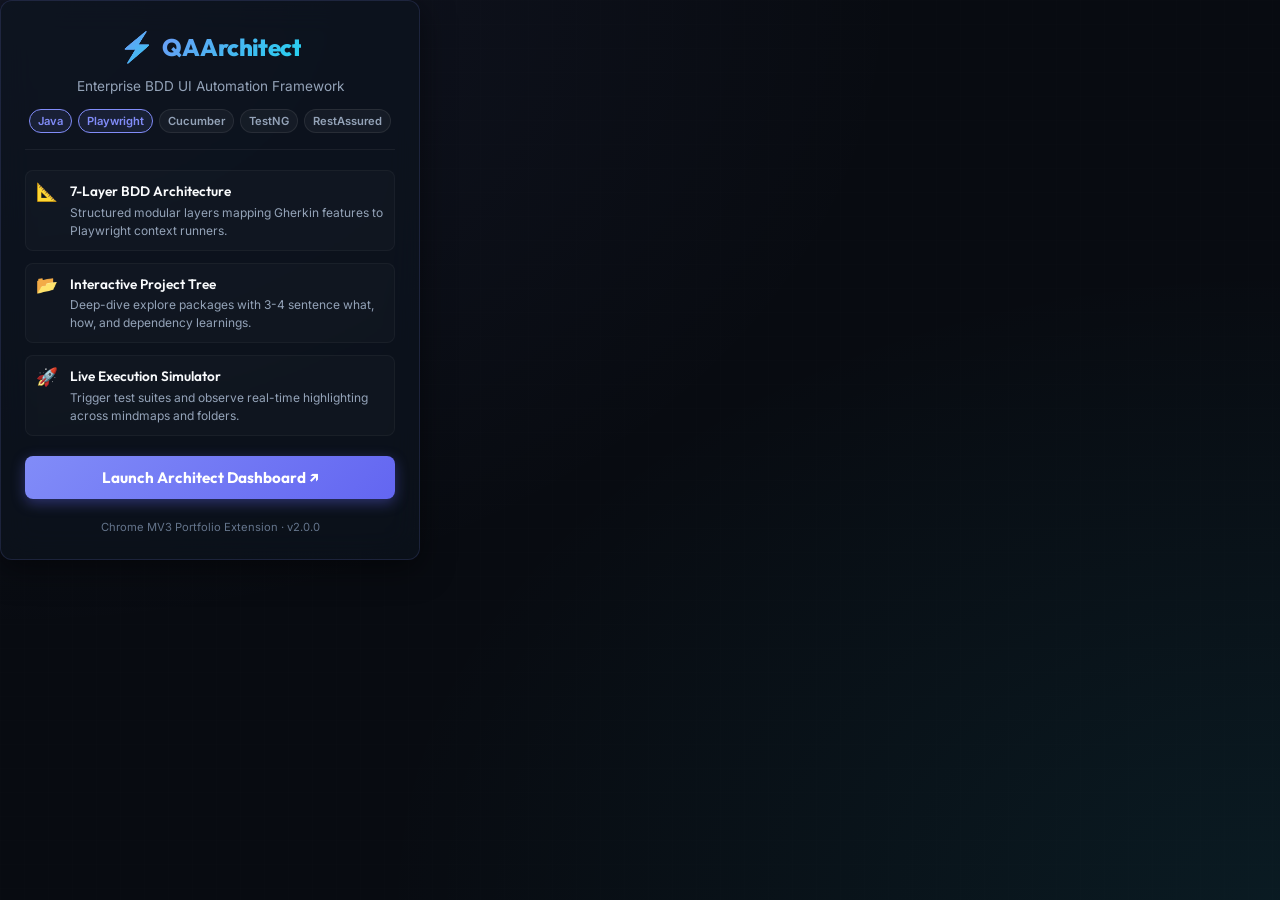
<file: launcher.html>
<!DOCTYPE html>
<html>
<head>
  <meta charset="utf-8">
  <title>QA Framework Showcase</title>
  <link rel="stylesheet" href="styles.css">
</head>
<body class="popup-page">
  <div class="launcher-container">
    <header class="launcher-header">
      <div class="launcher-logo">
        <span class="launcher-logo-icon">⚡</span> QA Architect
      </div>
      <p class="launcher-subtitle">Enterprise BDD UI Automation Framework</p>
      <div class="launcher-tech-pills">
        <span class="tech-pill active">Java</span>
        <span class="tech-pill active">Playwright</span>
        <span class="tech-pill">Cucumber</span>
        <span class="tech-pill">TestNG</span>
        <span class="tech-pill">RestAssured</span>
      </div>
    </header>

    <main class="launcher-features">
      <div class="launcher-feature-item">
        <div class="feature-icon-wrapper">📐</div>
        <div class="feature-text-wrapper">
          <h3>7-Layer BDD Architecture</h3>
          <p>Structured modular layers mapping Gherkin features to Playwright context runners.</p>
        </div>
      </div>
      <div class="launcher-feature-item">
        <div class="feature-icon-wrapper">📂</div>
        <div class="feature-text-wrapper">
          <h3>Interactive Project Tree</h3>
          <p>Deep-dive explore packages with 3-4 sentence what, how, and dependency learnings.</p>
        </div>
      </div>
      <div class="launcher-feature-item">
        <div class="feature-icon-wrapper">🚀</div>
        <div class="feature-text-wrapper">
          <h3>Live Execution Simulator</h3>
          <p>Trigger test suites and observe real-time highlighting across mindmaps and folders.</p>
        </div>
      </div>
    </main>

    <button id="btn-launch-dashboard" class="launcher-btn-primary">
      Launch Architect Dashboard ↗
    </button>

    <footer class="launcher-footer">
      Chrome MV3 Portfolio Extension · v2.0.0
    </footer>
  </div>

  <script src="app.js"></script>
</body>
</html>
</file>
<file: styles.css>
/* Midnight Luxe CSS Design System */
@import url('https://fonts.googleapis.com/css2?family=Inter:wght@300;400;500;600;700&family=Outfit:wght@400;500;600;700;800&family=Fira+Code:wght@400;500&display=swap');

:root {
  /* Color System */
  --bg-deep: #080b11;
  --bg-surface: rgba(13, 20, 32, 0.65);
  --bg-card: rgba(22, 33, 54, 0.45);
  --border-glow: rgba(129, 140, 248, 0.15);
  --border-focus: rgba(129, 140, 248, 0.4);
  
  --color-text-primary: #f8fafc;
  --color-text-secondary: #94a3b8;
  --color-text-muted: #64748b;
  
  /* Accent Colors */
  --accent-cyan: #22d3ee;
  --accent-cyan-glow: rgba(34, 211, 238, 0.25);
  --accent-indigo: #818cf8;
  --accent-indigo-glow: rgba(129, 140, 248, 0.25);
  --accent-emerald: #34d399;
  --accent-emerald-glow: rgba(52, 211, 153, 0.25);
  --accent-purple: #c084fc;
  --accent-amber: #fbbf24;
  --accent-rose: #f43f5e;
  
  /* Fonts */
  --font-heading: 'Outfit', -apple-system, BlinkMacSystemFont, "Segoe UI", Roboto, sans-serif;
  --font-body: 'Inter', -apple-system, BlinkMacSystemFont, "Segoe UI", Roboto, sans-serif;
  --font-mono: 'Fira Code', Consolas, Monaco, monospace;
  
  /* Transitions */
  --transition-smooth: all 0.3s cubic-bezier(0.4, 0, 0.2, 1);
  --transition-fast: all 0.15s ease;
}

* {
  box-sizing: border-box;
  margin: 0;
  padding: 0;
}

body {
  background-color: var(--bg-deep);
  background-image: 
    radial-gradient(at 0% 0%, rgba(129, 140, 248, 0.08) 0px, transparent 50%),
    radial-gradient(at 100% 100%, rgba(34, 211, 238, 0.08) 0px, transparent 50%),
    linear-gradient(rgba(255, 255, 255, 0.003) 1px, transparent 1px),
    linear-gradient(90deg, rgba(255, 255, 255, 0.003) 1px, transparent 1px);
  background-size: 100% 100%, 100% 100%, 24px 24px, 24px 24px;
  color: var(--color-text-primary);
  font-family: var(--font-body);
  -webkit-font-smoothing: antialiased;
  min-height: 100vh;
  overflow-x: hidden;
  line-height: 1.5;
}

/* Custom Scrollbar */
::-webkit-scrollbar {
  width: 8px;
  height: 8px;
}
::-webkit-scrollbar-track {
  background: rgba(8, 11, 17, 0.5);
}
::-webkit-scrollbar-thumb {
  background: rgba(129, 140, 248, 0.2);
  border-radius: 4px;
}
::-webkit-scrollbar-thumb:hover {
  background: rgba(129, 140, 248, 0.4);
}

/* LAUNCHER POPUP SPECIFIC STYLES (popup width 420px) */
.launcher-container {
  width: 420px;
  padding: 24px;
  border-radius: 12px;
  border: 1px solid var(--border-glow);
  background: var(--bg-surface);
  backdrop-filter: blur(16px);
  box-shadow: 0 8px 32px 0 rgba(0, 0, 0, 0.5);
  display: flex;
  flex-direction: column;
  gap: 20px;
  animation: fadeIn 0.4s ease-out;
}

@keyframes fadeIn {
  from { opacity: 0; transform: translateY(10px); }
  to { opacity: 1; transform: translateY(0); }
}

.launcher-header {
  text-align: center;
  display: flex;
  flex-direction: column;
  align-items: center;
  gap: 8px;
  border-bottom: 1px solid rgba(255, 255, 255, 0.06);
  padding-bottom: 16px;
}

.launcher-logo {
  font-family: var(--font-heading);
  font-size: 1.5rem;
  font-weight: 800;
  letter-spacing: -0.025em;
  background: linear-gradient(135deg, var(--accent-indigo) 0%, var(--accent-cyan) 100%);
  -webkit-background-clip: text;
  -webkit-text-fill-color: transparent;
  display: flex;
  align-items: center;
  gap: 8px;
}

.launcher-logo-icon {
  font-size: 1.8rem;
  background: linear-gradient(135deg, var(--accent-indigo) 0%, var(--accent-cyan) 100%);
  -webkit-background-clip: text;
  -webkit-text-fill-color: transparent;
}

.launcher-subtitle {
  font-size: 0.85rem;
  color: var(--color-text-secondary);
  font-weight: 400;
}

.launcher-tech-pills {
  display: flex;
  flex-wrap: wrap;
  justify-content: center;
  gap: 6px;
  margin-top: 4px;
}

.tech-pill {
  font-size: 0.7rem;
  font-weight: 600;
  padding: 3px 8px;
  border-radius: 12px;
  background: rgba(255, 255, 255, 0.04);
  border: 1px solid rgba(255, 255, 255, 0.08);
  color: var(--color-text-secondary);
}

.tech-pill.active {
  border-color: var(--accent-indigo);
  background: rgba(129, 140, 248, 0.1);
  color: var(--accent-indigo);
}

.launcher-features {
  display: flex;
  flex-direction: column;
  gap: 12px;
}

.launcher-feature-item {
  display: flex;
  align-items: flex-start;
  gap: 12px;
  padding: 10px;
  border-radius: 8px;
  background: rgba(255, 255, 255, 0.02);
  border: 1px solid rgba(255, 255, 255, 0.04);
}

.feature-icon-wrapper {
  color: var(--accent-cyan);
  font-size: 1.1rem;
  line-height: 1;
  padding-top: 2px;
}

.feature-text-wrapper h3 {
  font-family: var(--font-heading);
  font-size: 0.85rem;
  font-weight: 600;
  margin-bottom: 2px;
}

.feature-text-wrapper p {
  font-size: 0.75rem;
  color: var(--color-text-secondary);
}

.launcher-btn-primary {
  width: 100%;
  padding: 12px;
  border-radius: 8px;
  border: none;
  font-family: var(--font-heading);
  font-size: 0.95rem;
  font-weight: 700;
  color: #ffffff;
  background: linear-gradient(135deg, var(--accent-indigo) 0%, #6366f1 100%);
  cursor: pointer;
  box-shadow: 0 4px 14px 0 rgba(99, 102, 241, 0.4);
  display: flex;
  justify-content: center;
  align-items: center;
  gap: 8px;
  transition: var(--transition-smooth);
}

.launcher-btn-primary:hover {
  transform: translateY(-2px);
  box-shadow: 0 6px 20px 0 rgba(99, 102, 241, 0.6);
  background: linear-gradient(135deg, #6366f1 0%, var(--accent-cyan) 100%);
}

.launcher-footer {
  text-align: center;
  font-size: 0.7rem;
  color: var(--color-text-muted);
}

/* FULLPAGE DASHBOARD LAYOUT STYLES */
.dashboard-layout {
  display: flex;
  min-height: 100vh;
}

.dashboard-sidebar {
  width: 260px;
  background: rgba(10, 15, 26, 0.85);
  border-right: 1px solid var(--border-glow);
  padding: 24px;
  display: flex;
  flex-direction: column;
  justify-content: space-between;
  backdrop-filter: blur(20px);
  position: fixed;
  height: 100vh;
  z-index: 100;
}

.dashboard-brand {
  display: flex;
  flex-direction: column;
  gap: 6px;
  margin-bottom: 32px;
}

.brand-title {
  font-family: var(--font-heading);
  font-size: 1.25rem;
  font-weight: 800;
  background: linear-gradient(135deg, var(--accent-indigo) 0%, var(--accent-cyan) 100%);
  -webkit-background-clip: text;
  -webkit-text-fill-color: transparent;
  display: flex;
  align-items: center;
  gap: 8px;
}

.brand-tagline {
  font-size: 0.75rem;
  color: var(--color-text-secondary);
  font-weight: 500;
  letter-spacing: 0.05em;
  text-transform: uppercase;
}

.sidebar-nav {
  display: flex;
  flex-direction: column;
  gap: 8px;
  flex-grow: 1;
}

.nav-item {
  width: 100%;
  display: flex;
  align-items: center;
  gap: 12px;
  padding: 12px 16px;
  border-radius: 8px;
  background: transparent;
  border: 1px solid transparent;
  color: var(--color-text-secondary);
  font-family: var(--font-heading);
  font-size: 0.9rem;
  font-weight: 600;
  text-align: left;
  cursor: pointer;
  transition: var(--transition-smooth);
}

.nav-item:hover {
  background: rgba(255, 255, 255, 0.02);
  color: var(--color-text-primary);
  border-color: rgba(255, 255, 255, 0.04);
}

.nav-item.active {
  background: rgba(129, 140, 248, 0.08);
  border-color: rgba(129, 140, 248, 0.2);
  color: var(--accent-indigo);
  box-shadow: inset 0 0 12px rgba(129, 140, 248, 0.05);
}

.nav-icon {
  font-size: 1.2rem;
  width: 20px;
  text-align: center;
}

.sidebar-footer {
  border-top: 1px solid rgba(255, 255, 255, 0.06);
  padding-top: 16px;
  display: flex;
  flex-direction: column;
  gap: 4px;
}

.sidebar-status-tag {
  display: inline-flex;
  align-items: center;
  gap: 6px;
  font-size: 0.7rem;
  font-weight: 600;
  color: var(--accent-emerald);
}

.status-dot {
  width: 6px;
  height: 6px;
  border-radius: 50%;
  background: var(--accent-emerald);
  box-shadow: 0 0 8px var(--accent-emerald);
}

.dashboard-main {
  flex-grow: 1;
  margin-left: 260px;
  padding: 40px;
  max-width: 1400px;
}

.page-tab-content {
  display: none;
  animation: fadeIn 0.4s ease-out;
}

.page-tab-content.active {
  display: block;
}

.tab-header {
  margin-bottom: 32px;
}

.tab-header h1 {
  font-family: var(--font-heading);
  font-size: 2.25rem;
  font-weight: 800;
  letter-spacing: -0.025em;
  margin-bottom: 6px;
}

.tab-header p {
  color: var(--color-text-secondary);
  font-size: 1rem;
}

/* OVERVIEW DASHBOARD SPECIFIC STYLES */
.overview-grid {
  display: grid;
  grid-template-columns: 2fr 1fr;
  gap: 24px;
  margin-bottom: 24px;
}

.overview-card {
  background: var(--bg-surface);
  border: 1px solid var(--border-glow);
  border-radius: 12px;
  padding: 24px;
  backdrop-filter: blur(16px);
}

.card-title-bar {
  display: flex;
  justify-content: space-between;
  align-items: center;
  margin-bottom: 20px;
}

.card-title-bar h3 {
  font-family: var(--font-heading);
  font-size: 1.15rem;
  font-weight: 700;
}

.metrics-row {
  display: grid;
  grid-template-columns: repeat(3, 1fr);
  gap: 16px;
}

.metric-box {
  background: var(--bg-card);
  border: 1px solid rgba(255, 255, 255, 0.03);
  padding: 16px;
  border-radius: 8px;
  display: flex;
  flex-direction: column;
  gap: 6px;
}

.metric-title {
  font-size: 0.75rem;
  font-weight: 600;
  text-transform: uppercase;
  letter-spacing: 0.05em;
  color: var(--color-text-muted);
}

.metric-val {
  font-family: var(--font-heading);
  font-size: 1.8rem;
  font-weight: 800;
  color: var(--accent-indigo);
}

.metric-val.green { color: var(--accent-emerald); }
.metric-val.cyan { color: var(--accent-cyan); }

.metric-desc {
  font-size: 0.75rem;
  color: var(--color-text-secondary);
}

.stack-card {
  display: flex;
  flex-direction: column;
  gap: 12px;
}

.stack-grid {
  display: grid;
  grid-template-columns: repeat(2, 1fr);
  gap: 12px;
}

.stack-item {
  display: flex;
  align-items: center;
  gap: 10px;
  padding: 12px;
  border-radius: 8px;
  background: var(--bg-card);
  border: 1px solid rgba(255, 255, 255, 0.03);
}

.stack-icon {
  font-size: 1.5rem;
  background: linear-gradient(135deg, var(--accent-indigo) 0%, var(--accent-cyan) 100%);
  -webkit-background-clip: text;
  -webkit-text-fill-color: transparent;
}

.stack-details h4 {
  font-size: 0.85rem;
  font-weight: 600;
}

.stack-details p {
  font-size: 0.75rem;
  color: var(--color-text-secondary);
}

.highlights-panel {
  display: flex;
  flex-direction: column;
  gap: 12px;
}

.highlight-row {
  display: flex;
  align-items: flex-start;
  gap: 16px;
  padding: 16px;
  background: var(--bg-card);
  border-radius: 8px;
  border: 1px solid rgba(255, 255, 255, 0.03);
  transition: var(--transition-smooth);
}

.highlight-row:hover {
  border-color: var(--border-focus);
}

.highlight-bullet {
  font-size: 1.25rem;
  color: var(--accent-cyan);
}

.highlight-content h4 {
  font-family: var(--font-heading);
  font-size: 0.95rem;
  font-weight: 600;
  margin-bottom: 4px;
}

.highlight-content p {
  font-size: 0.85rem;
  color: var(--color-text-secondary);
}

/* MINDMAP STYLES */
.mindmap-viewport {
  background: rgba(10, 15, 26, 0.4);
  border: 1px solid var(--border-glow);
  border-radius: 12px;
  padding: 32px;
  margin-bottom: 24px;
  display: flex;
  flex-direction: column;
  gap: 12px;
  position: relative;
  overflow: hidden;
}

/* Study Mode Toggle Switch */
.study-mode-container {
  display: flex;
  align-items: center;
  gap: 12px;
  padding: 10px 16px;
  background: rgba(129, 140, 248, 0.05);
  border: 1px solid rgba(129, 140, 248, 0.15);
  border-radius: 8px;
  margin-bottom: 16px;
}

.study-switch-label {
  position: relative;
  display: inline-block;
  width: 44px;
  height: 24px;
  flex-shrink: 0;
}

.study-switch-label input {
  opacity: 0;
  width: 0;
  height: 0;
}

.study-switch-slider {
  position: absolute;
  cursor: pointer;
  top: 0;
  left: 0;
  right: 0;
  bottom: 0;
  background-color: rgba(255, 255, 255, 0.1);
  transition: .3s;
  border-radius: 24px;
  border: 1px solid rgba(255, 255, 255, 0.05);
}

.study-switch-slider:before {
  position: absolute;
  content: "";
  height: 16px;
  width: 16px;
  left: 3px;
  bottom: 3px;
  background-color: var(--color-text-secondary);
  transition: .3s;
  border-radius: 50%;
}

.study-switch-label input:checked + .study-switch-slider {
  background-color: var(--accent-indigo);
  box-shadow: 0 0 10px rgba(129, 140, 248, 0.4);
}

.study-switch-label input:checked + .study-switch-slider:before {
  transform: translateX(20px);
  background-color: #ffffff;
}

.study-switch-text {
  font-family: var(--font-heading);
  font-size: 0.85rem;
  font-weight: 600;
  color: var(--color-text-secondary);
  cursor: pointer;
}

.study-switch-label input:checked ~ .study-switch-text {
  color: var(--color-text-primary);
}

.mindmap-flow-container {
  display: flex;
  justify-content: space-between;
  align-items: center;
  position: relative;
  padding: 30px 0;
  z-index: 2;
}

.mindmap-node-wrapper {
  display: flex;
  flex-direction: column;
  align-items: center;
  position: relative;
  width: 12%;
  z-index: 10;
}

.mindmap-node {
  width: 64px;
  height: 64px;
  border-radius: 50%;
  background: rgba(22, 33, 54, 0.8);
  border: 2px solid var(--color-text-muted);
  color: var(--color-text-secondary);
  display: flex;
  justify-content: center;
  align-items: center;
  font-size: 1.5rem;
  cursor: pointer;
  position: relative;
  transition: var(--transition-smooth);
  box-shadow: 0 4px 10px rgba(0, 0, 0, 0.3);
}

.mindmap-node:hover {
  transform: scale(1.1);
  color: var(--color-text-primary);
  border-color: var(--accent-indigo);
  box-shadow: 0 0 15px var(--accent-indigo-glow);
}

.mindmap-node.active-layer {
  border-color: var(--accent-indigo);
  color: var(--accent-indigo);
  background: rgba(129, 140, 248, 0.15);
  box-shadow: 0 0 25px var(--accent-indigo-glow);
  animation: pulseGlow 2s infinite;
}

.mindmap-node.active-highlight {
  border-color: var(--accent-cyan) !important;
  color: var(--accent-cyan) !important;
  background: rgba(34, 211, 238, 0.15) !important;
  box-shadow: 0 0 25px var(--accent-cyan-glow) !important;
}

@keyframes pulseGlow {
  0% { box-shadow: 0 0 15px rgba(129, 140, 248, 0.2); }
  50% { box-shadow: 0 0 30px rgba(129, 140, 248, 0.5); }
  100% { box-shadow: 0 0 15px rgba(129, 140, 248, 0.2); }
}

.mindmap-node-label {
  margin-top: 12px;
  font-family: var(--font-heading);
  font-size: 0.8rem;
  font-weight: 700;
  text-align: center;
  color: var(--color-text-secondary);
}

.mindmap-node-wrapper.active-layer .mindmap-node-label {
  color: var(--color-text-primary);
}

.mindmap-node-step {
  position: absolute;
  top: -8px;
  left: -8px;
  background: var(--accent-indigo);
  color: white;
  font-size: 0.65rem;
  font-weight: 700;
  width: 20px;
  height: 20px;
  border-radius: 50%;
  display: flex;
  justify-content: center;
  align-items: center;
  box-shadow: 0 2px 6px rgba(0, 0, 0, 0.3);
}

.mindmap-connection-lines {
  position: absolute;
  top: 62px;
  left: 6%;
  right: 6%;
  height: 3px;
  background: rgba(255, 255, 255, 0.05);
  z-index: 1;
}

.mindmap-active-path {
  position: absolute;
  top: 0;
  left: 0;
  height: 100%;
  width: 0;
  background: linear-gradient(90deg, var(--accent-indigo), var(--accent-cyan));
  box-shadow: 0 0 12px var(--accent-indigo);
  transition: width 0.4s ease-out;
}

/* Sub-Components Layer */
.mindmap-sub-container {
  display: flex;
  justify-content: space-between;
  margin-top: 16px;
  padding-top: 16px;
  border-top: 1px solid rgba(255, 255, 255, 0.05);
  position: relative;
  z-index: 2;
}

.mindmap-sub-column {
  display: flex;
  flex-direction: column;
  gap: 8px;
  width: 12%;
  align-items: center;
}

.mindmap-sub-node {
  width: 100%;
  font-family: var(--font-mono);
  font-size: 0.68rem;
  font-weight: 500;
  padding: 6px 2px;
  border-radius: 6px;
  background: rgba(255, 255, 255, 0.01);
  border: 1px solid rgba(255, 255, 255, 0.04);
  color: var(--color-text-muted);
  text-align: center;
  transition: var(--transition-smooth);
  user-select: none;
}

.mindmap-sub-node.active-sub {
  border-color: var(--accent-indigo);
  background: rgba(129, 140, 248, 0.08);
  color: var(--color-text-primary);
  box-shadow: 0 0 10px rgba(129, 140, 248, 0.15);
}

.mindmap-sub-node.active-highlight {
  border-color: var(--accent-cyan) !important;
  background: rgba(34, 211, 238, 0.1) !important;
  color: var(--accent-cyan) !important;
  box-shadow: 0 0 15px rgba(34, 211, 238, 0.3) !important;
}

/* Hidden by default, expands in study mode */
.mindmap-explanation-card {
  display: none;
  opacity: 0;
  max-height: 0;
  overflow: hidden;
  background: var(--bg-surface);
  border: 1px solid transparent;
  border-radius: 12px;
  padding: 0 24px;
  margin-top: 0;
  box-shadow: 0 8px 24px rgba(0, 0, 0, 0.2);
  transition: all 0.4s cubic-bezier(0.4, 0, 0.2, 1);
  flex-direction: column;
  gap: 8px;
}

.mindmap-explanation-card.study-mode-active {
  display: flex;
  opacity: 1;
  max-height: 400px;
  padding: 24px;
  border: 1px solid var(--border-glow);
  margin-top: 16px;
}

.layer-badge {
  align-self: flex-start;
  font-size: 0.7rem;
  font-weight: 700;
  letter-spacing: 0.05em;
  text-transform: uppercase;
  padding: 4px 10px;
  border-radius: 4px;
  background: rgba(129, 140, 248, 0.1);
  color: var(--accent-indigo);
  border: 1px solid rgba(129, 140, 248, 0.2);
}

.mindmap-explanation-card h3 {
  font-family: var(--font-heading);
  font-size: 1.2rem;
  font-weight: 700;
}

.mindmap-explanation-card p {
  color: var(--color-text-secondary);
  font-size: 0.9rem;
  line-height: 1.6;
}

/* STRUCTURE SHOWCASE TAB */
.showcase-container {
  display: grid;
  grid-template-columns: 1fr 1fr;
  gap: 24px;
  align-items: start;
}

.panel-card {
  background: var(--bg-surface);
  border: 1px solid var(--border-glow);
  border-radius: 12px;
  padding: 24px;
  backdrop-filter: blur(16px);
  min-height: 480px;
}

.panel-header-desc {
  color: var(--color-text-secondary);
  font-size: 0.85rem;
  margin-top: 4px;
  margin-bottom: 20px;
  border-bottom: 1px solid rgba(255, 255, 255, 0.06);
  padding-bottom: 12px;
}

/* Folder Tree Styles */
.tree-container {
  max-height: 400px;
  overflow-y: auto;
  padding-right: 8px;
}

.tree-node {
  display: flex;
  align-items: center;
  gap: 8px;
  padding: 6px 8px;
  border-radius: 6px;
  cursor: pointer;
  font-size: 0.85rem;
  font-family: var(--font-mono);
  color: var(--color-text-secondary);
  transition: var(--transition-fast);
  user-select: none;
}

.tree-node:hover {
  background: rgba(255, 255, 255, 0.03);
  color: var(--color-text-primary);
}

.tree-node.selected-node {
  background: rgba(129, 140, 248, 0.08);
  border-left: 3px solid var(--accent-indigo);
  color: var(--accent-indigo);
  padding-left: 5px; /* Adjust padding for border */
}

.tree-node.active-highlight {
  background: rgba(34, 211, 238, 0.1) !important;
  color: var(--accent-cyan) !important;
  font-weight: bold;
}

.tree-indent {
  display: inline-block;
  width: 18px;
  height: 100%;
}

.node-expander {
  display: inline-flex;
  align-items: center;
  justify-content: center;
  width: 16px;
  height: 16px;
  font-size: 0.65rem;
  color: var(--color-text-muted);
  transition: transform 0.2s ease;
}

.node-expander.expanded {
  transform: rotate(90deg);
}

.node-icon {
  font-size: 0.95rem;
  display: inline-flex;
  align-items: center;
}

.node-icon.folder {
  color: #f59e0b;
}

.node-icon.file {
  color: #38bdf8;
}

.node-icon.file.feature {
  color: #34d399;
}

.node-icon.file.xml {
  color: #f43f5e;
}

.tree-children {
  display: none;
}

.tree-children.expanded {
  display: block;
}

/* Details Panel (Hidden by Default until clicked) */
.details-placeholder {
  display: flex;
  flex-direction: column;
  justify-content: center;
  align-items: center;
  height: 380px;
  color: var(--color-text-muted);
  gap: 16px;
}

.placeholder-icon {
  font-size: 3rem;
  opacity: 0.3;
}

.details-content {
  display: none;
  flex-direction: column;
  gap: 20px;
  animation: fadeIn 0.3s cubic-bezier(0.4, 0, 0.2, 1);
}

.details-content.active {
  display: flex;
}

.details-title-bar {
  display: flex;
  align-items: center;
  justify-content: space-between;
  border-bottom: 1px solid rgba(255, 255, 255, 0.06);
  padding-bottom: 16px;
}

.details-node-info {
  display: flex;
  flex-direction: column;
  gap: 4px;
}

.details-node-name {
  font-family: var(--font-heading);
  font-size: 1.35rem;
  font-weight: 700;
}

.details-node-path {
  font-family: var(--font-mono);
  font-size: 0.75rem;
  color: var(--color-text-muted);
}

.category-tag {
  font-size: 0.7rem;
  font-weight: 700;
  padding: 4px 10px;
  border-radius: 12px;
  background: rgba(34, 211, 238, 0.1);
  color: var(--accent-cyan);
  border: 1px solid rgba(34, 211, 238, 0.2);
}

.details-section {
  display: flex;
  flex-direction: column;
  gap: 8px;
}

.details-section h4 {
  font-family: var(--font-heading);
  font-size: 0.95rem;
  font-weight: 700;
  text-transform: uppercase;
  letter-spacing: 0.05em;
  color: var(--accent-indigo);
  display: flex;
  align-items: center;
  gap: 8px;
}

.details-section h4::after {
  content: '';
  flex-grow: 1;
  height: 1px;
  background: rgba(129, 140, 248, 0.15);
}

.details-section p {
  font-size: 0.88rem;
  line-height: 1.6;
  color: var(--color-text-secondary);
}

.details-code-preview {
  margin-top: 10px;
  background: rgba(8, 11, 17, 0.8);
  border: 1px solid rgba(255, 255, 255, 0.05);
  border-radius: 6px;
  padding: 12px;
  overflow-x: auto;
  font-family: var(--font-mono);
  font-size: 0.75rem;
  line-height: 1.5;
  color: #e2e8f0;
}

/* FLOW SIMULATOR TAB */
.simulator-layout {
  display: grid;
  grid-template-columns: 1.2fr 2fr;
  gap: 24px;
}

.simulator-controls {
  display: flex;
  flex-direction: column;
  gap: 20px;
}

.sim-run-card {
  background: var(--bg-surface);
  border: 1px solid var(--border-glow);
  border-radius: 12px;
  padding: 24px;
}

.sim-btn {
  width: 100%;
  padding: 14px;
  border-radius: 8px;
  border: none;
  font-family: var(--font-heading);
  font-size: 1rem;
  font-weight: 700;
  color: white;
  background: linear-gradient(135deg, var(--accent-indigo) 0%, #6366f1 100%);
  cursor: pointer;
  box-shadow: 0 4px 14px rgba(99, 102, 241, 0.3);
  display: flex;
  justify-content: center;
  align-items: center;
  gap: 8px;
  transition: var(--transition-smooth);
}

.sim-btn:hover {
  transform: translateY(-2px);
  box-shadow: 0 6px 20px rgba(99, 102, 241, 0.5);
  background: linear-gradient(135deg, #6366f1 0%, var(--accent-cyan) 100%);
}

.sim-btn:disabled {
  background: rgba(255, 255, 255, 0.05) !important;
  color: var(--color-text-muted) !important;
  border: 1px solid rgba(255, 255, 255, 0.04) !important;
  box-shadow: none !important;
  cursor: not-allowed;
  transform: none !important;
}

.sim-btn-stop {
  background: linear-gradient(135deg, var(--accent-rose) 0%, #e11d48 100%);
  box-shadow: 0 4px 14px rgba(225, 29, 72, 0.3);
  display: none;
}

.sim-btn-stop:hover {
  background: linear-gradient(135deg, #e11d48 0%, var(--accent-purple) 100%);
  box-shadow: 0 6px 20px rgba(225, 29, 72, 0.5);
}

.test-scenarios-list {
  display: flex;
  flex-direction: column;
  gap: 10px;
  margin-top: 16px;
}

.scenario-radio-label {
  display: flex;
  align-items: center;
  gap: 12px;
  padding: 12px;
  border-radius: 8px;
  background: var(--bg-card);
  border: 1px solid rgba(255, 255, 255, 0.03);
  cursor: pointer;
  transition: var(--transition-fast);
}

.scenario-radio-label:hover {
  border-color: rgba(255, 255, 255, 0.1);
}

.scenario-radio-input {
  accent-color: var(--accent-indigo);
}

.scenario-info {
  display: flex;
  flex-direction: column;
  gap: 2px;
}

.scenario-name {
  font-size: 0.85rem;
  font-weight: 600;
}

.scenario-desc {
  font-size: 0.75rem;
  color: var(--color-text-muted);
}

.scenario-radio-input:checked + .scenario-info .scenario-name {
  color: var(--accent-indigo);
}

.sim-progress-card {
  background: var(--bg-surface);
  border: 1px solid var(--border-glow);
  border-radius: 12px;
  padding: 24px;
  display: flex;
  flex-direction: column;
  gap: 16px;
  flex-grow: 1;
}

.progress-header {
  display: flex;
  justify-content: space-between;
  align-items: center;
}

.progress-status-label {
  font-size: 0.8rem;
  font-weight: 600;
  color: var(--color-text-secondary);
}

.progress-pct {
  font-family: var(--font-heading);
  font-size: 1.1rem;
  font-weight: 700;
  color: var(--accent-cyan);
}

.progress-track-bar {
  width: 100%;
  height: 8px;
  background: rgba(255, 255, 255, 0.05);
  border-radius: 4px;
  overflow: hidden;
  position: relative;
}

.progress-fill-bar {
  height: 100%;
  width: 0%;
  background: linear-gradient(90deg, var(--accent-indigo), var(--accent-cyan));
  box-shadow: 0 0 8px var(--accent-cyan);
  border-radius: 4px;
  transition: width 0.3s ease;
}

.current-sim-node-display {
  display: flex;
  flex-direction: column;
  gap: 4px;
  padding: 12px;
  border-radius: 8px;
  background: rgba(8, 11, 17, 0.5);
  border: 1px solid rgba(255, 255, 255, 0.04);
}

.current-node-header {
  font-size: 0.7rem;
  font-weight: 600;
  text-transform: uppercase;
  color: var(--color-text-muted);
  letter-spacing: 0.05em;
}

.current-node-value {
  font-family: var(--font-mono);
  font-size: 0.8rem;
  color: var(--accent-emerald);
}

/* Dynamic Live Terminal Console */
.terminal-console-card {
  background: #05070c;
  border: 1px solid #1a2333;
  border-radius: 12px;
  box-shadow: 0 10px 30px rgba(0, 0, 0, 0.6);
  display: flex;
  flex-direction: column;
  overflow: hidden;
  height: 520px;
}

.terminal-top-bar {
  background: #0d1117;
  padding: 10px 16px;
  display: flex;
  justify-content: space-between;
  align-items: center;
  border-bottom: 1px solid #1e293b;
}

.terminal-circles {
  display: flex;
  gap: 6px;
}

.circle {
  width: 10px;
  height: 10px;
  border-radius: 50%;
}

.circle.red { background: #ef4444; }
.circle.yellow { background: #eab308; }
.circle.green { background: #22c55e; }

.terminal-title {
  font-family: var(--font-mono);
  font-size: 0.75rem;
  color: var(--color-text-secondary);
}

.terminal-btn-clear {
  background: transparent;
  border: none;
  color: var(--color-text-muted);
  font-family: var(--font-mono);
  font-size: 0.7rem;
  cursor: pointer;
  padding: 2px 6px;
  border-radius: 4px;
}

.terminal-btn-clear:hover {
  background: rgba(255, 255, 255, 0.05);
  color: var(--color-text-secondary);
}

.terminal-output-body {
  padding: 16px;
  font-family: var(--font-mono);
  font-size: 0.8rem;
  line-height: 1.5;
  color: #e2e8f0;
  overflow-y: auto;
  flex-grow: 1;
  display: flex;
  flex-direction: column;
  gap: 6px;
  scrollbar-width: thin;
}

.console-log-row {
  display: flex;
  align-items: flex-start;
  gap: 8px;
  word-break: break-all;
}

.log-time {
  color: var(--color-text-muted);
  flex-shrink: 0;
}

.log-level {
  font-weight: 700;
  flex-shrink: 0;
}

.log-level.info { color: var(--accent-cyan); }
.log-level.success { color: var(--accent-emerald); }
.log-level.debug { color: var(--accent-indigo); }
.log-level.warn { color: var(--accent-amber); }
.log-level.error { color: var(--accent-rose); }

.log-text {
  color: #e2e8f0;
}
.log-text.highlight {
  color: var(--accent-cyan);
}
.log-text.success-highlight {
  color: var(--accent-emerald);
}

/* ============================================================
   ROOT PRESENTATION TOOLBAR + ELI20 SHOWCASE MODE
   ============================================================ */

/* Showcase mode: hide all explanatory prose. Body starts in showcase-mode;
   toggling ELI20 removes the class to reveal natural element display. */
body.showcase-mode .eli-explain {
  display: none !important;
}

.root-toolbar {
  position: sticky;
  top: 0;
  z-index: 90;
  display: flex;
  justify-content: space-between;
  align-items: center;
  gap: 16px;
  flex-wrap: wrap;
  margin: -40px -40px 28px -40px;
  padding: 14px 40px;
  background: rgba(10, 15, 26, 0.92);
  border-bottom: 1px solid var(--border-glow);
  backdrop-filter: blur(20px);
}

.root-toolbar-left {
  display: flex;
  flex-direction: column;
  gap: 2px;
}

.root-mode-badge {
  font-family: var(--font-heading);
  font-size: 0.9rem;
  font-weight: 700;
  color: var(--accent-amber);
  letter-spacing: 0.01em;
}

body.eli-active .root-mode-badge {
  color: var(--accent-emerald);
}

.root-mode-hint {
  font-size: 0.75rem;
  color: var(--color-text-muted);
}

.root-toolbar-right {
  display: flex;
  align-items: center;
  gap: 18px;
}

.eli-toggle-group {
  display: flex;
  align-items: center;
  gap: 10px;
  padding: 8px 14px;
  border-radius: 10px;
  background: rgba(129, 140, 248, 0.06);
  border: 1px solid rgba(129, 140, 248, 0.18);
}

.eli-toggle-text {
  font-family: var(--font-heading);
  font-size: 0.82rem;
  font-weight: 700;
  color: var(--color-text-secondary);
}

body.eli-active .eli-toggle-text {
  color: var(--accent-indigo);
}

/* Settings gear + dropdown */
.settings-wrapper {
  position: relative;
}

.settings-gear-btn {
  width: 40px;
  height: 40px;
  border-radius: 10px;
  border: 1px solid var(--border-glow);
  background: rgba(255, 255, 255, 0.03);
  color: var(--color-text-secondary);
  font-size: 1.1rem;
  cursor: pointer;
  transition: var(--transition-smooth);
}

.settings-gear-btn:hover {
  border-color: var(--border-focus);
  background: rgba(129, 140, 248, 0.08);
  transform: rotate(45deg);
}

.settings-dropdown {
  position: absolute;
  top: 50px;
  right: 0;
  width: 290px;
  background: rgba(13, 20, 32, 0.98);
  border: 1px solid var(--border-glow);
  border-radius: 12px;
  padding: 16px;
  box-shadow: 0 12px 40px rgba(0, 0, 0, 0.6);
  backdrop-filter: blur(20px);
  display: none;
  flex-direction: column;
  gap: 14px;
  animation: fadeIn 0.2s ease-out;
}

.settings-dropdown.open {
  display: flex;
}

.settings-dd-title {
  font-family: var(--font-heading);
  font-size: 0.8rem;
  font-weight: 700;
  text-transform: uppercase;
  letter-spacing: 0.06em;
  color: var(--accent-indigo);
  border-bottom: 1px solid rgba(255, 255, 255, 0.06);
  padding-bottom: 10px;
}

.settings-row {
  display: flex;
  align-items: center;
  justify-content: space-between;
  gap: 12px;
}

.settings-row-text {
  display: flex;
  flex-direction: column;
  gap: 2px;
}

.settings-row-title {
  font-size: 0.85rem;
  font-weight: 600;
  color: var(--color-text-primary);
}

.settings-row-desc {
  font-size: 0.72rem;
  color: var(--color-text-muted);
}

.settings-note {
  font-size: 0.7rem;
  color: var(--color-text-muted);
  border-top: 1px solid rgba(255, 255, 255, 0.06);
  padding-top: 10px;
  line-height: 1.4;
}

/* ELI20 highlighted callout (mindmap card + details panel) */
.eli20-callout {
  background: rgba(52, 211, 153, 0.06);
  border: 1px solid rgba(52, 211, 153, 0.22);
  border-left: 3px solid var(--accent-emerald);
  border-radius: 8px;
  padding: 12px 14px;
  margin-top: 6px;
}

.eli20-callout-tag {
  display: inline-block;
  font-family: var(--font-heading);
  font-size: 0.7rem;
  font-weight: 700;
  text-transform: uppercase;
  letter-spacing: 0.05em;
  color: var(--accent-emerald);
  margin-bottom: 6px;
}

.eli20-callout p {
  font-size: 0.88rem;
  line-height: 1.6;
  color: var(--color-text-secondary);
}

.eli20-section h4 {
  color: var(--accent-emerald) !important;
}

.eli20-section h4::after {
  background: rgba(52, 211, 153, 0.18) !important;
}

.eli20-text {
  color: var(--color-text-primary) !important;
}

/* ============================================================
   LEARNING DOCS TAB + MARKDOWN RENDERING
   ============================================================ */
.docs-layout {
  display: grid;
  grid-template-columns: 280px minmax(0, 1fr);
  gap: 24px;
  align-items: start;
}

.docs-list-panel {
  max-height: 75vh;
  display: flex;
  flex-direction: column;
}

.docs-file-list {
  display: flex;
  flex-direction: column;
  gap: 8px;
  overflow-y: auto;
  padding-right: 4px;
}

.docs-file-item {
  display: flex;
  align-items: center;
  gap: 10px;
  padding: 12px 14px;
  border-radius: 8px;
  background: var(--bg-card);
  border: 1px solid rgba(255, 255, 255, 0.04);
  cursor: pointer;
  transition: var(--transition-fast);
  font-size: 0.85rem;
  font-weight: 600;
  color: var(--color-text-secondary);
}

.docs-file-item:hover {
  border-color: var(--border-focus);
  color: var(--color-text-primary);
}

.docs-file-item.active {
  background: rgba(129, 140, 248, 0.1);
  border-color: rgba(129, 140, 248, 0.3);
  color: var(--accent-indigo);
}

.docs-file-icon {
  font-size: 1.1rem;
}

.docs-content-panel {
  min-height: 600px;
}

.docs-rendered {
  max-height: 75vh;
  overflow-y: auto;
  overflow-x: hidden;
  padding-right: 12px;
  width: 100%;
}

.docs-empty {
  display: flex;
  flex-direction: column;
  align-items: center;
  justify-content: center;
  height: 400px;
  gap: 12px;
  color: var(--color-text-muted);
  text-align: center;
}

.docs-loading {
  color: var(--color-text-secondary);
  font-size: 0.9rem;
  padding: 20px;
}

/* Rendered markdown typography */
.md-body { font-size: 0.9rem; line-height: 1.7; color: var(--color-text-secondary); }
.md-body h1 {
  font-family: var(--font-heading);
  font-size: 1.7rem;
  font-weight: 800;
  color: var(--color-text-primary);
  margin: 8px 0 16px;
  padding-bottom: 10px;
  border-bottom: 1px solid var(--border-glow);
}
.md-body h2 {
  font-family: var(--font-heading);
  font-size: 1.3rem;
  font-weight: 700;
  color: var(--accent-indigo);
  margin: 28px 0 12px;
}
.md-body h3 {
  font-family: var(--font-heading);
  font-size: 1.05rem;
  font-weight: 700;
  color: var(--accent-cyan);
  margin: 20px 0 10px;
}
.md-body h4 { font-size: 0.95rem; font-weight: 700; color: var(--color-text-primary); margin: 16px 0 8px; }
.md-body p { margin: 10px 0; }
.md-body strong { color: var(--color-text-primary); font-weight: 700; }
.md-body em { color: var(--accent-amber); }
.md-body a { color: var(--accent-cyan); text-decoration: none; }
.md-body a:hover { text-decoration: underline; }
.md-body ul, .md-body ol { padding-left: 28px; margin: 10px 0; }
.md-body li { margin: 5px 0; }

/* Premium GFM Task List Checkboxes */
.md-body li.task-list-item {
  list-style-type: none !important;
  position: relative;
  padding-left: 28px;
  min-height: 22px;
  display: flex;
  align-items: flex-start;
  margin-bottom: 8px;
  transition: var(--transition-smooth);
}

.md-body li.task-list-item .task-list-checkbox {
  position: absolute;
  left: 0;
  top: 3px;
  width: 16px;
  height: 16px;
  border: 1.5px solid var(--accent-indigo, #818cf8);
  border-radius: 4px;
  background: rgba(129, 140, 248, 0.05);
  cursor: default;
  transition: var(--transition-fast, all 0.15s ease);
  display: flex;
  align-items: center;
  justify-content: center;
}

.md-body li.task-list-item .task-list-checkbox.checked {
  background: var(--accent-indigo, #818cf8);
  border-color: var(--accent-indigo, #818cf8);
  box-shadow: 0 0 8px var(--accent-indigo-glow, rgba(129, 140, 248, 0.25));
}

.md-body li.task-list-item .task-list-checkbox.checked::after {
  content: "";
  display: block;
  width: 4px;
  height: 8px;
  border: solid #080b11;
  border-width: 0 2px 2px 0;
  transform: rotate(45deg) translate(-0.5px, -0.5px);
}

.md-body li.task-list-item.checked {
  color: var(--color-text-muted, #64748b);
  opacity: 0.65;
}

.md-body li.task-list-item:hover .task-list-checkbox {
  border-color: var(--accent-cyan, #22d3ee);
  background: rgba(34, 211, 238, 0.08);
  box-shadow: 0 0 6px var(--accent-cyan-glow, rgba(34, 211, 238, 0.25));
}

.md-body li.task-list-item:hover .task-list-checkbox.checked {
  background: var(--accent-cyan, #22d3ee);
  border-color: var(--accent-cyan, #22d3ee);
  box-shadow: 0 0 8px var(--accent-cyan-glow, rgba(34, 211, 238, 0.25));
}
.md-body hr { border: none; border-top: 1px solid var(--border-glow); margin: 24px 0; }
.md-body blockquote {
  border-left: 3px solid var(--accent-indigo);
  background: rgba(129, 140, 248, 0.05);
  padding: 10px 16px;
  margin: 14px 0;
  border-radius: 0 8px 8px 0;
  color: var(--color-text-secondary);
}
.md-body code.md-inline {
  font-family: var(--font-mono);
  font-size: 0.82em;
  background: rgba(34, 211, 238, 0.1);
  color: var(--accent-cyan);
  padding: 2px 6px;
  border-radius: 4px;
}
.md-body pre.md-code {
  background: rgba(8, 11, 17, 0.85);
  border: 1px solid rgba(255, 255, 255, 0.06);
  border-radius: 8px;
  padding: 16px;
  overflow-x: auto;
  margin: 14px 0;
  font-family: var(--font-mono);
  font-size: 0.8rem;
  line-height: 1.5;
  color: #e2e8f0;
}
.md-body table {
  width: 100%;
  border-collapse: collapse;
  margin: 14px 0;
  font-size: 0.82rem;
}
.md-body th, .md-body td {
  border: 1px solid var(--border-glow);
  padding: 8px 12px;
  text-align: left;
}
.md-body th { background: rgba(129, 140, 248, 0.08); color: var(--color-text-primary); font-weight: 700; }

/* FLOW VISUALISER STYLE SYSTEM */
.flow-visualiser-card {
  display: flex;
  flex-direction: column;
  gap: 20px;
}

.flow-controls-row {
  display: flex;
  align-items: center;
  gap: 12px;
}

.flow-select {
  background: var(--bg-card);
  border: 1px solid var(--border-glow);
  color: var(--color-text-primary);
  padding: 8px 12px;
  border-radius: 6px;
  font-family: var(--font-heading);
  font-size: 0.85rem;
  font-weight: 600;
  outline: none;
  cursor: pointer;
}

.flow-control-btn {
  background: linear-gradient(135deg, var(--accent-indigo) 0%, #6366f1 100%);
  color: white;
  border: none;
  padding: 8px 16px;
  border-radius: 6px;
  font-family: var(--font-heading);
  font-size: 0.85rem;
  font-weight: 700;
  cursor: pointer;
  box-shadow: 0 4px 10px rgba(99, 102, 241, 0.2);
  transition: var(--transition-smooth);
}

.flow-control-btn:hover {
  transform: translateY(-1px);
  box-shadow: 0 6px 14px rgba(99, 102, 241, 0.4);
}

.flow-btn-secondary {
  background: rgba(255, 255, 255, 0.05);
  border: 1px solid rgba(255, 255, 255, 0.08);
  color: var(--color-text-secondary);
  box-shadow: none;
}

.flow-btn-secondary:hover {
  background: rgba(255, 255, 255, 0.1);
  color: var(--color-text-primary);
  border-color: rgba(255, 255, 255, 0.15);
}

.flow-visualiser-container {
  display: flex;
  flex-direction: column;
  gap: 20px;
  background: rgba(8, 11, 17, 0.5);
  border: 1px solid rgba(255, 255, 255, 0.03);
  border-radius: 8px;
  padding: 24px;
}

.flow-diagram-canvas {
  position: relative;
  border: 1px solid rgba(255, 255, 255, 0.04);
  background: #04060b;
  border-radius: 6px;
  overflow: hidden;
  height: 420px;
  width: 100%;
}

.flow-explanation-box {
  background: var(--bg-card);
  border: 1px solid var(--border-glow);
  border-radius: 8px;
  padding: 20px;
  display: flex;
  flex-direction: column;
  gap: 8px;
}

.flow-step-badge {
  align-self: flex-start;
  background: rgba(129, 140, 248, 0.1);
  border: 1px solid rgba(129, 140, 248, 0.2);
  color: var(--accent-indigo);
  font-size: 0.7rem;
  font-weight: 700;
  padding: 4px 8px;
  border-radius: 4px;
  text-transform: uppercase;
  letter-spacing: 0.05em;
}

.flow-explanation-box h4 {
  font-family: var(--font-heading);
  font-size: 1.1rem;
  font-weight: 700;
  color: var(--accent-cyan);
}

.flow-explanation-box p {
  font-size: 0.85rem;
  line-height: 1.6;
  color: var(--color-text-secondary);
}

/* Flow Canvas Element Positions */
.flow-node {
  position: absolute;
  background: rgba(22, 33, 54, 0.85);
  border: 1px solid var(--color-text-muted);
  border-radius: 6px;
  padding: 8px 12px;
  font-family: var(--font-mono);
  font-size: 0.75rem;
  color: var(--color-text-secondary);
  transition: all 0.3s ease;
  z-index: 10;
  user-select: none;
  cursor: help;
}

.flow-node:hover {
  border-color: var(--accent-indigo);
  color: var(--color-text-primary);
  background: rgba(129, 140, 248, 0.1);
}

.flow-node.active {
  border-color: var(--accent-cyan) !important;
  color: var(--color-text-primary) !important;
  background: rgba(34, 211, 238, 0.1) !important;
  box-shadow: 0 0 12px var(--accent-cyan-glow);
}

.flow-node.completed {
  border-color: var(--accent-indigo) !important;
  color: var(--color-text-secondary) !important;
  background: rgba(129, 140, 248, 0.05) !important;
}

/* SVG Connection Lines */
.flow-svg-overlay {
  position: absolute;
  top: 0;
  left: 0;
  width: 100%;
  height: 100%;
  pointer-events: none;
  z-index: 5;
}

.flow-line {
  fill: none;
  stroke: rgba(255, 255, 255, 0.06);
  stroke-width: 2;
  transition: stroke 0.3s ease;
}

.flow-line.active {
  stroke: var(--accent-cyan) !important;
  stroke-dasharray: 6, 4;
  animation: flowLineDash 1.2s linear infinite;
}

.flow-line.completed {
  stroke: rgba(129, 140, 248, 0.35) !important;
}

@keyframes flowLineDash {
  to {
    stroke-dashoffset: -20;
  }
}

/* Animated flow pulse packet (GPU accelerated) */
.flow-pulse {
  position: absolute;
  left: 0;
  top: 0;
  width: 20px;
  height: 20px;
  display: flex;
  align-items: center;
  justify-content: center;
  z-index: 15;
  pointer-events: none;
}

.pulse-particle {
  width: 8px;
  height: 8px;
  background-color: #ffffff;
  border-radius: 50%;
  box-shadow: 
    0 0 6px #ffffff,
    0 0 14px var(--accent-cyan),
    0 0 28px var(--accent-cyan);
  z-index: 2;
}

.pulse-trail {
  position: absolute;
  width: 20px;
  height: 20px;
  border: 1.5px solid var(--accent-cyan);
  border-radius: 50%;
  opacity: 0.8;
  animation: pulseTrailWave 1.4s cubic-bezier(0.1, 0.8, 0.3, 1) infinite;
  z-index: 1;
}

@keyframes pulseTrailWave {
  0% {
    transform: scale(0.3);
    opacity: 0.9;
  }
  100% {
    transform: scale(1.8);
    opacity: 0;
  }
}

/* ============================================================
   INTERACTIVE CODE VIEWER STYLES
   ============================================================ */
.code-block-wrapper {
  margin: 18px 0;
  border: 1px solid rgba(255, 255, 255, 0.06);
  border-radius: 8px;
  overflow: hidden;
  background: rgba(8, 11, 17, 0.85);
  transition: border-color var(--transition-fast);
}

.code-block-wrapper:hover {
  border-color: rgba(129, 140, 248, 0.25);
}

.code-block-header {
  background: rgba(22, 33, 54, 0.6);
  padding: 8px 16px;
  display: flex;
  align-items: center;
  justify-content: space-between;
  border-bottom: 1px solid rgba(255, 255, 255, 0.06);
}

.code-block-title {
  font-family: var(--font-heading);
  font-size: 0.8rem;
  font-weight: 600;
  color: var(--color-text-primary);
}

.code-block-lang {
  font-family: var(--font-mono);
  font-size: 0.7rem;
  font-weight: 600;
  color: var(--accent-cyan);
  background: rgba(34, 211, 238, 0.08);
  padding: 2px 8px;
  border-radius: 4px;
  text-transform: uppercase;
}

.code-block-body {
  overflow-x: auto;
  font-family: var(--font-mono);
  font-size: 0.8rem;
  line-height: 1.6;
  padding: 8px 0;
}

.code-line {
  display: flex;
  padding: 0 16px;
  min-height: 22px;
  transition: background var(--transition-fast);
  cursor: default;
  position: relative;
}

.code-line.has-explanation {
  cursor: pointer;
}

.code-line.has-explanation:hover {
  background: rgba(129, 140, 248, 0.08);
}

.code-line.has-explanation:hover .line-num {
  color: var(--accent-indigo);
}

.code-line.active-line {
  background: rgba(129, 140, 248, 0.15);
}

.code-line.has-explanation::after {
  content: '💡';
  position: absolute;
  right: 16px;
  top: 50%;
  transform: translateY(-50%);
  font-size: 0.7rem;
  opacity: 0;
  transition: opacity var(--transition-fast);
  pointer-events: none;
}

.code-line.has-explanation:hover::after {
  opacity: 0.6;
}

.line-num {
  flex-shrink: 0;
  width: 30px;
  text-align: right;
  padding-right: 12px;
  color: var(--color-text-muted);
  user-select: none;
  font-size: 0.75rem;
}

.line-content {
  flex: 1;
  white-space: pre;
  color: var(--color-text-primary);
}

/* Syntax colors matching Midnight Luxe */
.kw { color: #f43f5e; font-weight: 600; } /* rose / keyword */
.str { color: #34d399; } /* emerald / string */
.num { color: #fbbf24; } /* amber / number */
.cm { color: #64748b; font-style: italic; } /* slate / comment */
.fn { color: #c084fc; } /* purple / function */
.tp { color: #22d3ee; } /* cyan / type/placeholder */
.ann { color: #fbbf24; } /* amber / annotation */
.op { color: #818cf8; } /* indigo / operator */

/* ELI20 POPUP FOR DASHBOARD */
.eli20-dashboard-popup {
  position: fixed;
  z-index: 10000;
  background: #0d1527;
  border: 1px solid var(--accent-indigo);
  border-radius: 8px;
  padding: 12px 16px;
  max-width: 450px;
  min-width: 260px;
  box-shadow: 0 10px 25px -5px rgba(0, 0, 0, 0.5), 0 8px 10px -6px rgba(0, 0, 0, 0.5);
  opacity: 0;
  transform: translateY(4px);
  transition: opacity 0.15s ease, transform 0.15s ease;
  pointer-events: none;
  backdrop-filter: blur(8px);
}

.eli20-dashboard-popup.visible {
  opacity: 1;
  transform: translateY(0);
  pointer-events: auto;
}

.eli20-dashboard-popup .popup-label {
  font-family: var(--font-heading);
  font-size: 0.7rem;
  font-weight: 700;
  text-transform: uppercase;
  letter-spacing: 0.05em;
  color: var(--accent-cyan);
  margin-bottom: 4px;
}

.eli20-dashboard-popup .popup-code {
  font-family: var(--font-mono);
  font-size: 0.7rem;
  color: var(--color-text-muted);
  background: rgba(0, 0, 0, 0.2);
  padding: 4px 8px;
  border-radius: 4px;
  margin-bottom: 8px;
  white-space: pre;
  overflow-x: auto;
}

.eli20-dashboard-popup .popup-text {
  font-size: 0.8rem;
  line-height: 1.5;
  color: var(--color-text-primary);
}

.eli20-dashboard-popup .popup-dismiss {
  font-size: 0.65rem;
  color: var(--color-text-muted);
  margin-top: 6px;
  text-align: right;
}

/* ============================================================
   DOCS SCROLL-TO-TOP BUTTON
   ============================================================ */
.docs-scroll-top-btn {
  position: absolute;
  bottom: 80px;
  right: 24px;
  z-index: 50;
  width: 40px;
  height: 40px;
  border-radius: 50%;
  border: 1px solid rgba(129, 140, 248, 0.35);
  background: rgba(22, 33, 54, 0.92);
  color: var(--accent-indigo);
  font-size: 1.1rem;
  font-weight: 700;
  line-height: 1;
  cursor: pointer;
  display: flex;
  align-items: center;
  justify-content: center;
  backdrop-filter: blur(8px);
  box-shadow: 0 4px 16px rgba(0,0,0,0.4);
  opacity: 0;
  pointer-events: none;
  transform: translateY(8px);
  transition: opacity 0.2s ease, transform 0.2s ease;
}
.docs-scroll-top-btn.visible {
  opacity: 1;
  pointer-events: auto;
  transform: translateY(0);
}
.docs-scroll-top-btn:hover {
  background: rgba(129, 140, 248, 0.18);
  border-color: var(--accent-indigo);
}

/* ============================================================
   HAMBURGER BUTTON (hidden on desktop, visible on mobile)
   ============================================================ */
.hamburger-btn {
  display: none;
  position: fixed;
  top: 14px;
  left: 14px;
  z-index: 300;
  width: 42px;
  height: 42px;
  flex-direction: column;
  justify-content: center;
  align-items: center;
  gap: 5px;
  background: rgba(10, 15, 26, 0.95);
  border: 1px solid var(--border-glow);
  border-radius: 10px;
  cursor: pointer;
  padding: 0;
  backdrop-filter: blur(12px);
}

.hamburger-btn span {
  display: block;
  width: 20px;
  height: 2px;
  background: var(--color-text-secondary);
  border-radius: 2px;
  transition: var(--transition-smooth);
}

.hamburger-btn.open span:nth-child(1) { transform: translateY(7px) rotate(45deg); }
.hamburger-btn.open span:nth-child(2) { opacity: 0; }
.hamburger-btn.open span:nth-child(3) { transform: translateY(-7px) rotate(-45deg); }

/* Sidebar overlay backdrop */
.sidebar-overlay {
  display: none;
  position: fixed;
  inset: 0;
  background: rgba(0, 0, 0, 0.6);
  z-index: 150;
  backdrop-filter: blur(2px);
}

.sidebar-overlay.active { display: block; }

/* ============================================================
   MOBILE RESPONSIVE — 768px and below
   ============================================================ */
@media (max-width: 768px) {

  /* ---- Global overflow containment (dashboard only, not extension popup) ---- */
  html {
    overflow-x: hidden;
  }

  body:not(.popup-page) {
    overflow-x: hidden;
    max-width: 100vw;
  }

  .dashboard-layout {
    overflow-x: hidden;
    max-width: 100vw;
  }

  /* Show hamburger */
  .hamburger-btn { display: flex; }

  /* Sidebar slides in from left as a drawer */
  .dashboard-sidebar {
    transform: translateX(-280px);
    transition: transform 0.3s cubic-bezier(0.4, 0, 0.2, 1);
    z-index: 200;
    width: 260px;
    box-shadow: 4px 0 24px rgba(0, 0, 0, 0.5);
  }
  .dashboard-sidebar.open { transform: translateX(0); }

  /* Main content full width, no sidebar margin */
  .dashboard-main {
    margin-left: 0;
    padding: 16px;
    padding-top: 64px;
    width: 100%;
    max-width: 100vw;
    overflow-x: hidden;
    box-sizing: border-box;
  }

  /* Every direct child of main must stay within bounds */
  .dashboard-main > * {
    max-width: 100%;
    box-sizing: border-box;
  }

  /* ---- Toolbar ---- */
  .root-toolbar {
    margin: -64px -16px 20px -16px;
    padding: 10px 16px 10px 64px;
    gap: 8px;
    flex-wrap: nowrap;   /* single row — no wrapping on mobile */
    box-sizing: border-box;
    max-width: calc(100vw);
  }
  .root-toolbar-left { min-width: 0; flex-shrink: 1; }
  .root-mode-badge { font-size: 0.78rem; white-space: nowrap; overflow: hidden; text-overflow: ellipsis; }
  .root-mode-hint  { display: none; }
  .root-toolbar-right { gap: 8px; flex-shrink: 0; }
  /* Hide text label on mobile — keep toggle + gear only */
  .eli-toggle-text { display: none; }
  .eli-toggle-group { padding: 6px 8px; }

  /* ---- Tab header ---- */
  .tab-header { margin-bottom: 20px; }
  .tab-header h1 { font-size: 1.5rem; word-break: break-word; }
  .tab-header p  { font-size: 0.85rem; }

  /* ---- Overview Tab ---- */
  .overview-grid { grid-template-columns: 1fr; gap: 16px; }
  .metrics-row { grid-template-columns: repeat(3, 1fr); gap: 10px; }
  .metric-val  { font-size: 1.3rem; }

  /* ---- Mindmap Tab ---- */
  .mindmap-viewport { padding: 16px; overflow: hidden; }

  /* Horizontal scroll containers need explicit width + overflow containment */
  .mindmap-flow-container {
    overflow-x: auto;
    overflow-y: visible;
    padding-bottom: 8px;
    max-width: 100%;
    -webkit-overflow-scrolling: touch;
  }
  .mindmap-node-wrapper { width: 80px; flex-shrink: 0; }
  .mindmap-node         { width: 52px; height: 52px; font-size: 1.2rem; }
  .mindmap-node-label   { font-size: 0.7rem; }

  .mindmap-sub-container {
    overflow-x: auto;
    max-width: 100%;
    -webkit-overflow-scrolling: touch;
  }
  .mindmap-sub-column { width: 80px; flex-shrink: 0; }
  .mindmap-sub-node   { font-size: 0.6rem; }

  /* ---- Framework Structure Tab ---- */
  .showcase-container { grid-template-columns: 1fr; gap: 16px; }
  .panel-card { min-height: auto; padding: 16px; max-width: 100%; overflow: hidden; }
  .tree-container { max-height: 280px; }

  .flow-controls-row { flex-wrap: wrap; gap: 8px; }
  .flow-select      { flex: 1 1 100%; font-size: 0.8rem; }
  .flow-control-btn { flex: 1 1 calc(50% - 4px); }
  .flow-diagram-canvas { height: 260px; }

  /* ---- Simulator Tab ---- */
  .simulator-layout { grid-template-columns: 1fr; gap: 16px; }
  .terminal-console-card { height: 340px; }

  /* ---- Docs Tab ---- */
  .docs-layout {
    grid-template-columns: 1fr;
    gap: 16px;
  }

  /* Docs file list: 2-column grid instead of horizontal scroll.
     Horizontal scroll was causing the page to overflow because the
     scrollable container had no bounded width. A wrapping grid stays
     within the column and never bleeds past the viewport. */
  .docs-list-panel {
    max-height: none;
    overflow: visible;
    width: 100%;
    min-width: 0;
  }

  .docs-file-list {
    display: grid !important;
    grid-template-columns: 1fr 1fr;
    flex-direction: unset;
    flex-wrap: unset;
    overflow: visible !important;
    gap: 6px;
    padding-bottom: 0;
  }

  .docs-file-item {
    flex-shrink: unset;
    font-size: 0.72rem;
    padding: 8px 8px;
    white-space: normal;
    word-break: break-word;
    min-width: 0;
    line-height: 1.3;
  }

  /* Content panel: strict overflow containment */
  .docs-content-panel {
    min-height: auto;
    max-width: 100%;
    overflow: hidden;
    min-width: 0;
  }

  .docs-rendered {
    max-height: 65vh;
    max-width: 100%;
    overflow-y: auto;
    overflow-x: hidden;
  }

  /* ---- Markdown body — all overflow sources fixed ---- */
  .md-body {
    font-size: 0.85rem;
    overflow-wrap: break-word;
    word-break: break-word;
    max-width: 100%;
    overflow-x: hidden;
  }

  .md-body h1 { font-size: 1.3rem; word-break: break-word; }
  .md-body h2 { font-size: 1.1rem; word-break: break-word; }
  .md-body h3 { font-size: 0.95rem; }
  .md-body p  { overflow-wrap: break-word; word-break: break-word; }

  /* Tables: block-level horizontal scroll within the table itself, not the page */
  .md-body table {
    display: block;
    width: 100%;
    max-width: 100%;
    overflow-x: auto;
    -webkit-overflow-scrolling: touch;
    font-size: 0.72rem;
  }

  /* Code blocks: scroll within block only */
  .md-body pre.md-code {
    font-size: 0.72rem;
    overflow-x: auto;
    max-width: 100%;
    -webkit-overflow-scrolling: touch;
  }

  /* Interactive code block: horizontal scroll, no word-breaking */
  .code-block-wrapper {
    max-width: 100%;
    overflow: hidden;
  }
  .code-block-body {
    overflow-x: auto;
    max-width: 100%;
    -webkit-overflow-scrolling: touch;
  }
  /* Keep code readable — scroll horizontally, never break mid-word */
  .line-content { white-space: pre; word-break: normal; overflow-wrap: normal; }

  .md-body ul, .md-body ol { padding-left: 18px; }
  .md-body blockquote { padding: 8px 12px; }

  /* ---- Settings dropdown ---- */
  .settings-dropdown { width: 240px; right: -8px; }

  /* ---- Mindmap explanation card ---- */
  .mindmap-explanation-card.study-mode-active { max-height: none; }
}

/* ============================================================
   INTERVIEW PREP TAB
   ============================================================ */

.interview-company-switcher {
  display: flex;
  gap: 0;
  margin-bottom: 32px;
  background: var(--card-bg);
  border: 1px solid var(--border);
  border-radius: 60px;
  padding: 5px;
  width: fit-content;
  flex-wrap: wrap;
  box-shadow: 0 2px 12px rgba(0,0,0,0.25);
}

.company-btn {
  padding: 11px 26px;
  background: transparent;
  border: none;
  border-radius: 60px;
  color: var(--text-secondary);
  font-size: 0.9rem;
  font-weight: 600;
  cursor: pointer;
  transition: all 0.28s cubic-bezier(.4,0,.2,1);
  display: flex;
  align-items: center;
  gap: 10px;
  white-space: nowrap;
  position: relative;
}

.company-btn:hover:not(.active) {
  color: var(--text-primary);
  background: rgba(99,179,237,0.08);
}

.company-btn.active {
  background: linear-gradient(135deg, #4299e1 0%, #667eea 100%);
  color: #fff;
  box-shadow: 0 4px 18px rgba(66,153,225,0.45), 0 1px 4px rgba(0,0,0,0.2);
}

.company-btn.active-ltm {
  background: linear-gradient(135deg, #9f7aea 0%, #ed64a6 100%);
  box-shadow: 0 4px 18px rgba(159,122,234,0.45), 0 1px 4px rgba(0,0,0,0.2);
}

.interview-time-badge {
  background: rgba(255,255,255,0.22);
  border-radius: 20px;
  padding: 2px 10px;
  font-size: 0.75rem;
  font-weight: 700;
  letter-spacing: 0.05em;
}

.company-btn:not(.active) .interview-time-badge {
  background: rgba(99,179,237,0.15);
  color: var(--accent);
}

.interview-section {}

.interview-company-header {
  background: linear-gradient(135deg, rgba(99,179,237,0.12), rgba(99,179,237,0.04));
  border: 1px solid rgba(99,179,237,0.25);
  border-radius: 12px;
  padding: 20px 24px;
  margin-bottom: 20px;
}

.interview-company-header.ltm-header {
  background: linear-gradient(135deg, rgba(154,104,255,0.12), rgba(154,104,255,0.04));
  border-color: rgba(154,104,255,0.25);
}

.interview-company-header h2 {
  margin: 0 0 6px 0;
  font-size: 1.15rem;
  color: var(--text-primary);
}

.interview-company-header p {
  margin: 0;
  font-size: 0.85rem;
  color: var(--text-secondary);
}

.interview-category {
  margin-bottom: 16px;
  border: 1px solid var(--border);
  border-radius: 12px;
  overflow: hidden;
}

.category-accordion-btn {
  width: 100%;
  text-align: left;
  padding: 14px 20px;
  background: var(--card-bg);
  border: none;
  color: var(--text-primary);
  font-size: 0.95rem;
  font-weight: 700;
  cursor: pointer;
  display: flex;
  justify-content: space-between;
  align-items: center;
  transition: background 0.2s;
}

.category-accordion-btn:hover {
  background: rgba(99,179,237,0.08);
}

.category-accordion-btn.coding-btn {
  background: rgba(72,187,120,0.08);
}

.category-accordion-btn.coding-btn:hover {
  background: rgba(72,187,120,0.15);
}

.accordion-arrow {
  font-size: 0.8rem;
  transition: transform 0.25s;
  flex-shrink: 0;
}

.accordion-arrow.rotated {
  transform: rotate(-90deg);
}

.category-accordion-body {
  padding: 0 16px;
  background: var(--bg-main);
  max-height: 0;
  overflow: hidden;
  transition: max-height 0.35s ease, padding 0.2s;
}

.category-accordion-body.open {
  max-height: 9999px;
  padding: 12px 16px 16px 16px;
}

.qa-card {
  background: var(--card-bg);
  border: 1px solid var(--border);
  border-radius: 8px;
  margin-bottom: 10px;
  overflow: hidden;
}

.qa-q {
  padding: 12px 16px;
  font-weight: 700;
  font-size: 0.88rem;
  color: var(--accent);
  background: rgba(99,179,237,0.06);
  border-bottom: 1px solid var(--border);
}

.qa-a {
  padding: 12px 16px;
  font-size: 0.85rem;
  color: var(--text-secondary);
  line-height: 1.65;
}

.qa-code {
  background: #0d1117;
  color: #c9d1d9;
  border-radius: 6px;
  padding: 12px 14px;
  font-size: 0.78rem;
  line-height: 1.6;
  overflow-x: auto;
  white-space: pre;
  margin: 8px 0 0 0;
  border: 1px solid #30363d;
  font-family: 'Courier New', Courier, monospace;
}

/* Scenario-based Q cards */
.scenario-card {
  border-color: rgba(72,187,120,0.35) !important;
  background: var(--card-bg);
}

.scenario-card .qa-q {
  background: rgba(72,187,120,0.08);
  color: #68d391;
  border-bottom-color: rgba(72,187,120,0.2);
}

/* XPath demo cards */
.xpath-card .qa-q {
  background: rgba(237,137,54,0.08);
  color: #f6ad55;
  border-bottom-color: rgba(237,137,54,0.2);
}

.xpath-card {
  border-color: rgba(237,137,54,0.3) !important;
}

.xpath-tag {
  display: inline-block;
  background: rgba(237,137,54,0.15);
  color: #f6ad55;
  border-radius: 4px;
  padding: 1px 7px;
  font-size: 0.75rem;
  font-weight: 700;
  margin-right: 4px;
  font-family: monospace;
}

.qa-section-label {
  font-size: 0.7rem;
  font-weight: 800;
  letter-spacing: 0.1em;
  text-transform: uppercase;
  padding: 6px 16px;
  background: rgba(99,179,237,0.06);
  color: var(--text-secondary);
  border-bottom: 1px solid var(--border);
  margin: 4px 0 0 0;
}

.qa-section-label.green { background: rgba(72,187,120,0.06); color: #68d391; }
.qa-section-label.orange { background: rgba(237,137,54,0.06); color: #f6ad55; }

/* ============================================================
   SMALL PHONES — 480px and below (extra tight)
   ============================================================ */
@media (max-width: 480px) {
  .dashboard-main { padding: 12px; padding-top: 60px; }

  .root-toolbar { padding: 8px 12px 8px 58px; margin: -60px -12px 16px -12px; }

  .tab-header h1 { font-size: 1.25rem; }

  .metrics-row { grid-template-columns: 1fr 1fr; gap: 8px; }

  .hamburger-btn { top: 10px; left: 10px; width: 38px; height: 38px; }

  .md-body { font-size: 0.8rem; }
  .md-body h1 { font-size: 1.15rem; }

  /* Single column doc list on very small screens */
  .docs-file-list { grid-template-columns: 1fr !important; }

  .docs-rendered { max-height: 60vh; }

  .terminal-console-card { height: 280px; }
}
/* =====================================================
   QUIZ ARENA + LEARNING LAB STYLES
   ===================================================== */

.quiz-setup-card, .learn-setup-card {
  max-width: 720px;
  margin: 0 auto;
  background: var(--card-bg);
  border: 1px solid var(--border);
  border-radius: 20px;
  padding: 40px;
}
.quiz-title {
  font-size: 1.8rem;
  font-weight: 700;
  margin-bottom: 6px;
  background: linear-gradient(135deg, #4299e1, #9f7aea);
  -webkit-background-clip: text;
  -webkit-text-fill-color: transparent;
}
.quiz-subtitle {
  color: var(--text-secondary);
  margin-bottom: 28px;
  font-size: 0.95rem;
}
.quiz-field { margin-bottom: 22px; }
.quiz-label {
  display: block;
  font-weight: 600;
  margin-bottom: 10px;
  color: var(--text-primary);
  font-size: 0.9rem;
}
.quiz-input {
  width: 100%;
  background: var(--bg-main);
  border: 1px solid var(--border);
  border-radius: 10px;
  color: var(--text-primary);
  padding: 10px 14px;
  font-size: 0.95rem;
  font-family: inherit;
  box-sizing: border-box;
  transition: border-color 0.2s;
}
.quiz-input:focus { outline: none; border-color: #4299e1; }
.quiz-hint {
  font-size: 0.78rem;
  color: var(--text-secondary);
  margin-top: 5px;
}
.quiz-pill-group {
  display: flex;
  flex-wrap: wrap;
  gap: 8px;
}
.quiz-pill {
  background: var(--bg-main);
  border: 1px solid var(--border);
  border-radius: 50px;
  color: var(--text-secondary);
  cursor: pointer;
  font-family: inherit;
  font-size: 0.85rem;
  font-weight: 500;
  padding: 7px 16px;
  transition: all 0.2s;
}
.quiz-pill:hover { border-color: #4299e1; color: #4299e1; }
.quiz-pill.active {
  background: linear-gradient(135deg, #4299e1, #9f7aea);
  border-color: transparent;
  color: #fff;
  box-shadow: 0 3px 12px rgba(66,153,225,0.4);
}
.quiz-start-btn {
  width: 100%;
  padding: 14px;
  border: none;
  border-radius: 12px;
  background: linear-gradient(135deg, #4299e1, #9f7aea);
  color: #fff;
  font-size: 1.05rem;
  font-weight: 700;
  cursor: pointer;
  margin-top: 10px;
  transition: opacity 0.2s, transform 0.2s;
  font-family: inherit;
}
.quiz-start-btn:hover:not(:disabled) { opacity: 0.9; transform: translateY(-1px); }
.quiz-start-btn:disabled { opacity: 0.4; cursor: not-allowed; }
.quiz-question-card {
  max-width: 720px;
  margin: 0 auto;
  background: var(--card-bg);
  border: 1px solid var(--border);
  border-radius: 20px;
  padding: 36px;
}
.quiz-progress-bar {
  width: 100%;
  height: 6px;
  background: var(--bg-main);
  border-radius: 3px;
  margin-bottom: 16px;
  overflow: hidden;
}
.quiz-progress-fill {
  height: 100%;
  background: linear-gradient(90deg, #4299e1, #9f7aea);
  border-radius: 3px;
  transition: width 0.4s ease;
}
.quiz-meta { font-size: 0.8rem; color: var(--text-secondary); margin-bottom: 20px; }
.quiz-question-text {
  font-size: 1.15rem;
  font-weight: 600;
  color: var(--text-primary);
  margin-bottom: 16px;
  line-height: 1.6;
}
.quiz-hint-box {
  background: rgba(66,153,225,0.08);
  border-left: 3px solid #4299e1;
  padding: 10px 14px;
  border-radius: 0 8px 8px 0;
  font-size: 0.85rem;
  color: var(--text-secondary);
  margin-bottom: 16px;
}
.quiz-textarea {
  width: 100%;
  background: var(--bg-main);
  border: 1px solid var(--border);
  border-radius: 10px;
  color: var(--text-primary);
  padding: 12px 14px;
  font-size: 0.9rem;
  font-family: "Fira Code", monospace;
  resize: vertical;
  box-sizing: border-box;
  transition: border-color 0.2s;
}
.quiz-textarea:focus { outline: none; border-color: #4299e1; }
.quiz-feedback {
  background: rgba(159,122,234,0.08);
  border: 1px solid rgba(159,122,234,0.3);
  border-radius: 12px;
  padding: 16px;
  margin-top: 14px;
}
.fb-score { font-weight: 700; font-size: 1rem; margin-bottom: 6px; color: #9f7aea; }
.fb-text { font-size: 0.88rem; color: var(--text-secondary); margin-bottom: 8px; }
.fb-model { font-size: 0.85rem; color: var(--text-primary); padding: 10px; background: var(--bg-main); border-radius: 8px; }
.quiz-btn-row { display: flex; gap: 10px; margin-top: 16px; }
.quiz-btn {
  padding: 10px 20px;
  border: none;
  border-radius: 10px;
  font-family: inherit;
  font-size: 0.9rem;
  font-weight: 600;
  cursor: pointer;
  transition: all 0.2s;
}
.quiz-btn:disabled { opacity: 0.5; cursor: not-allowed; }
.quiz-btn-primary { background: linear-gradient(135deg, #4299e1, #9f7aea); color: #fff; flex: 1; }
.quiz-btn-primary:hover:not(:disabled) { opacity: 0.88; }
.quiz-btn-secondary { background: var(--bg-main); border: 1px solid var(--border); color: var(--text-secondary); }
.quiz-btn-secondary:hover { border-color: #4299e1; color: #4299e1; }
.quiz-review-card {
  max-width: 760px;
  margin: 0 auto;
  background: var(--card-bg);
  border: 1px solid var(--border);
  border-radius: 20px;
  padding: 36px;
}
.quiz-score-big {
  font-size: 3.5rem;
  font-weight: 800;
  background: linear-gradient(135deg, #4299e1, #9f7aea);
  -webkit-background-clip: text;
  -webkit-text-fill-color: transparent;
  text-align: center;
  margin: 16px 0 4px;
}
.quiz-score-sub { text-align: center; color: var(--text-secondary); margin-bottom: 28px; }
.quiz-review-item {
  background: var(--bg-main);
  border-radius: 10px;
  padding: 14px 16px;
  margin-bottom: 12px;
  border-left: 3px solid var(--border);
}
.quiz-review-good { border-left-color: #48bb78; }
.quiz-review-ok { border-left-color: #ecc94b; }
.quiz-review-bad { border-left-color: #fc8181; }
.quiz-review-q { font-weight: 600; margin-bottom: 4px; }
.quiz-review-ua { font-size: 0.83rem; color: var(--text-secondary); margin-bottom: 3px; }
.quiz-review-aa { font-size: 0.83rem; color: #4299e1; margin-bottom: 3px; }
.quiz-review-fb { font-size: 0.82rem; color: #9f7aea; margin-bottom: 3px; }
.quiz-review-score { font-size: 0.82rem; color: var(--text-secondary); margin-top: 4px; }
.chat-window {
  height: 400px;
  overflow-y: auto;
  background: var(--bg-main);
  border-radius: 12px;
  padding: 16px;
  margin-bottom: 12px;
  display: flex;
  flex-direction: column;
  gap: 12px;
  scroll-behavior: smooth;
}
.chat-msg { max-width: 88%; padding: 12px 16px; border-radius: 12px; }
.chat-ai { background: rgba(66,153,225,0.1); border: 1px solid rgba(66,153,225,0.2); align-self: flex-start; }
.chat-user { background: rgba(159,122,234,0.1); border: 1px solid rgba(159,122,234,0.2); align-self: flex-end; }
.chat-label { font-size: 0.72rem; font-weight: 700; color: var(--text-secondary); margin-bottom: 5px; text-transform: uppercase; letter-spacing: 0.05em; }
.chat-text { font-size: 0.88rem; line-height: 1.65; color: var(--text-primary); }
.chat-input-row { display: flex; gap: 10px; align-items: flex-end; }
.chat-input-row .quiz-textarea { flex: 1; margin: 0; }
.quiz-interview-card {
  max-width: 760px;
  margin: 0 auto;
  background: var(--card-bg);
  border: 1px solid var(--border);
  border-radius: 20px;
  padding: 28px;
}
.interview-header { display: flex; justify-content: space-between; align-items: center; margin-bottom: 16px; }
.interview-title { font-weight: 700; font-size: 1.05rem; }
.interview-timer {
  background: var(--bg-main);
  border: 1px solid var(--border);
  border-radius: 8px;
  padding: 5px 12px;
  font-size: 0.9rem;
  font-weight: 700;
  font-family: "Fira Code", monospace;
}
.timer-warning { color: #fc8181; border-color: #fc8181; }
.quiz-spinner { text-align: center; padding: 40px; color: var(--text-secondary); font-size: 1.2rem; }
.learn-chat-card {
  max-width: 820px;
  margin: 0 auto;
  background: var(--card-bg);
  border: 1px solid var(--border);
  border-radius: 20px;
  padding: 28px;
}
.learn-header { display: flex; justify-content: space-between; align-items: center; margin-bottom: 16px; }
.learn-topic-badge {
  background: rgba(66,153,225,0.12);
  border: 1px solid rgba(66,153,225,0.3);
  border-radius: 8px;
  padding: 5px 12px;
  font-size: 0.88rem;
  font-weight: 600;
  color: #4299e1;
}
.learn-suggestions { display: flex; flex-wrap: wrap; gap: 7px; }
.learn-suggestion-chip {
  background: var(--bg-main);
  border: 1px solid var(--border);
  border-radius: 50px;
  color: var(--text-secondary);
  cursor: pointer;
  font-family: inherit;
  font-size: 0.8rem;
  padding: 5px 12px;
  transition: all 0.2s;
}
.learn-suggestion-chip:hover { border-color: #9f7aea; color: #9f7aea; }
.learn-quick-btns { display: flex; flex-wrap: wrap; gap: 7px; margin-top: 10px; }
.learn-quick-btn {
  background: var(--bg-main);
  border: 1px solid var(--border);
  border-radius: 8px;
  color: var(--text-secondary);
  cursor: pointer;
  font-family: inherit;
  font-size: 0.8rem;
  padding: 6px 12px;
  transition: all 0.2s;
}
.learn-quick-btn:hover { border-color: #4299e1; color: #4299e1; }
.learn-code {
  background: #0d1117;
  border: 1px solid rgba(255,255,255,0.08);
  border-radius: 8px;
  padding: 12px 14px;
  font-size: 0.82rem;
  overflow-x: auto;
  margin: 8px 0;
  white-space: pre;
  font-family: "Fira Code", monospace;
  color: #e6edf3;
}
.learn-inline-code {
  background: rgba(255,255,255,0.08);
  border-radius: 4px;
  padding: 1px 5px;
  font-family: "Fira Code", monospace;
  font-size: 0.85em;
}
.report-content {
  background: var(--bg-main);
  border-radius: 12px;
  padding: 20px;
  font-size: 0.88rem;
  line-height: 1.7;
  color: var(--text-primary);
  white-space: pre-wrap;
  max-height: 500px;
  overflow-y: auto;
  margin-bottom: 20px;
}


/* =====================================================
   LEARNING LAB — HOME + TOPIC VIEW
   ===================================================== */
.learn-home { max-width: 900px; margin: 0 auto; }
.learn-home-header { margin-bottom: 28px; }
.learn-search-row { margin-top: 14px; }
.learn-topic-grid {
  display: grid;
  grid-template-columns: repeat(auto-fill, minmax(200px, 1fr));
  gap: 14px;
}
.learn-topic-card {
  background: var(--card-bg);
  border: 1px solid var(--border);
  border-radius: 14px;
  padding: 22px 18px;
  cursor: pointer;
  transition: all 0.2s;
  text-align: center;
}
.learn-topic-card:hover {
  border-color: #4299e1;
  transform: translateY(-3px);
  box-shadow: 0 6px 20px rgba(66,153,225,0.2);
}
.learn-topic-emoji { font-size: 2rem; margin-bottom: 8px; }
.learn-topic-name { font-weight: 600; font-size: 0.88rem; color: var(--text-primary); margin-bottom: 4px; line-height: 1.35; }
.learn-topic-count { font-size: 0.75rem; color: var(--text-secondary); }
.learn-no-results { color: var(--text-secondary); padding: 20px; text-align: center; }

/* Topic view */
.learn-topic-view { max-width: 820px; margin: 0 auto; }
.learn-topic-nav {
  display: flex;
  gap: 10px;
  margin-bottom: 20px;
}
.learn-topic-heading {
  font-size: 1.5rem;
  font-weight: 700;
  margin-bottom: 20px;
  color: var(--text-primary);
}
.learn-sections { display: flex; flex-direction: column; gap: 10px; }
.learn-section {
  background: var(--card-bg);
  border: 1px solid var(--border);
  border-radius: 12px;
  overflow: hidden;
}
.learn-sec-toggle {
  width: 100%;
  background: none;
  border: none;
  cursor: pointer;
  display: flex;
  align-items: center;
  gap: 10px;
  padding: 14px 18px;
  text-align: left;
  font-family: inherit;
  font-size: 0.95rem;
  font-weight: 600;
  color: var(--text-primary);
  transition: background 0.15s;
}
.learn-sec-toggle:hover { background: rgba(255,255,255,0.04); }
.learn-sec-arrow { font-size: 0.75rem; color: var(--text-secondary); flex-shrink: 0; }
.learn-sec-title { flex: 1; }
.learn-sec-body-wrap { padding: 0 18px 18px 18px; }
.learn-sec-body {
  color: var(--text-secondary);
  font-size: 0.9rem;
  line-height: 1.7;
  margin-bottom: 10px;
}
.learn-sec-bullets {
  list-style: none;
  padding: 0;
  margin: 0 0 10px 0;
  display: flex;
  flex-direction: column;
  gap: 7px;
}
.learn-sec-bullets li {
  color: var(--text-secondary);
  font-size: 0.88rem;
  line-height: 1.6;
  padding-left: 18px;
  position: relative;
}
.learn-sec-bullets li::before {
  content: "▸";
  position: absolute;
  left: 0;
  color: #4299e1;
}
.learn-sec-bullets code {
  background: rgba(255,255,255,0.08);
  border-radius: 3px;
  padding: 1px 5px;
  font-family: "Fira Code", monospace;
  font-size: 0.82em;
}


/* =====================================================
   QUIZ ARENA v2 — UI OVERHAUL
   ===================================================== */

/* Setup label optional hint */
.quiz-label-opt { font-weight: 400; color: var(--text-secondary); font-size: 0.78rem; margin-left: 4px; }

/* ---- Scoreboard tiles ---- */
.review-scoreboard {
  display: flex;
  gap: 12px;
  margin: 16px 0 24px;
  flex-wrap: wrap;
}
.review-score-tile {
  flex: 1;
  min-width: 80px;
  background: var(--bg-main);
  border: 1px solid var(--border);
  border-radius: 12px;
  padding: 16px 10px;
  text-align: center;
  font-size: 1.8rem;
  font-weight: 800;
  display: flex;
  flex-direction: column;
  align-items: center;
  gap: 4px;
}
.review-score-tile span { font-size: 0.7rem; font-weight: 500; color: var(--text-secondary); text-transform: uppercase; letter-spacing: 0.05em; }
.review-score-right { color: #48bb78; border-color: rgba(72,187,120,0.3); }
.review-score-wrong { color: #fc8181; border-color: rgba(252,129,129,0.3); }
.review-score-skip  { color: #ecc94b; border-color: rgba(236,201,75,0.3); }
.review-score-pct   { color: #4299e1; border-color: rgba(66,153,225,0.3); }

/* Wrong cards */
.review-section-label {
  font-size: 0.9rem;
  font-weight: 700;
  color: var(--text-secondary);
  text-transform: uppercase;
  letter-spacing: 0.05em;
  margin-bottom: 12px;
}
.review-wrong-card {
  background: rgba(252,129,129,0.05);
  border: 1px solid rgba(252,129,129,0.2);
  border-left: 3px solid #fc8181;
  border-radius: 10px;
  padding: 14px 16px;
  margin-bottom: 10px;
}
.review-wrong-q { font-weight: 600; font-size: 0.9rem; color: var(--text-primary); margin-bottom: 6px; }
.review-wrong-yours { font-size: 0.83rem; color: var(--text-secondary); margin-bottom: 4px; }
.review-wrong-expected { font-size: 0.83rem; color: #68d391; margin-bottom: 4px; }
.review-wrong-fb { font-size: 0.82rem; color: #9f7aea; }
.review-label-bad  { color: #fc8181; font-weight: 600; }
.review-label-good { color: #68d391; font-weight: 600; }
.review-all-good { text-align: center; padding: 24px; font-size: 1.1rem; color: #48bb78; }

/* ---- Interview Shell ---- */
.iv-shell {
  max-width: 780px;
  margin: 0 auto;
  background: var(--card-bg);
  border: 1px solid var(--border);
  border-radius: 20px;
  overflow: hidden;
  display: flex;
  flex-direction: column;
  height: 80vh;
  min-height: 520px;
}
.iv-topbar {
  display: flex;
  justify-content: space-between;
  align-items: center;
  padding: 14px 20px;
  background: rgba(255,255,255,0.03);
  border-bottom: 1px solid var(--border);
  flex-shrink: 0;
}
.iv-topbar-left { display: flex; align-items: center; gap: 10px; }
.iv-dot {
  width: 10px; height: 10px;
  background: #48bb78;
  border-radius: 50%;
  box-shadow: 0 0 6px #48bb78;
  animation: iv-pulse 2s infinite;
}
@keyframes iv-pulse {
  0%,100% { opacity: 1; }
  50% { opacity: 0.4; }
}
.iv-title { font-weight: 700; font-size: 0.95rem; color: var(--text-primary); }
.iv-timer {
  font-family: "Fira Code", monospace;
  font-size: 0.9rem;
  font-weight: 700;
  background: var(--bg-main);
  border: 1px solid var(--border);
  border-radius: 8px;
  padding: 4px 12px;
}
.iv-timer-warn { color: #fc8181; border-color: rgba(252,129,129,0.5); }

/* Chat window */
.iv-chat-window {
  flex: 1;
  overflow-y: auto;
  padding: 20px;
  display: flex;
  flex-direction: column;
  gap: 16px;
  scroll-behavior: smooth;
  overscroll-behavior: contain;
}
.iv-chat-window::-webkit-scrollbar { width: 4px; }
.iv-chat-window::-webkit-scrollbar-track { background: transparent; }
.iv-chat-window::-webkit-scrollbar-thumb { background: var(--border); border-radius: 2px; }

/* Message bubbles */
.iv-msg {
  display: flex;
  gap: 12px;
  align-items: flex-start;
  max-width: 85%;
}
.iv-msg-user {
  flex-direction: row-reverse;
  align-self: flex-end;
}
.iv-avatar {
  width: 36px;
  height: 36px;
  border-radius: 50%;
  background: var(--bg-main);
  border: 1px solid var(--border);
  display: flex;
  align-items: center;
  justify-content: center;
  font-size: 1rem;
  flex-shrink: 0;
}
.iv-bubble {
  background: var(--bg-main);
  border: 1px solid var(--border);
  border-radius: 14px;
  padding: 12px 15px;
  flex: 1;
}
.iv-msg-ai .iv-bubble {
  background: rgba(66,153,225,0.08);
  border-color: rgba(66,153,225,0.2);
  border-top-left-radius: 4px;
}
.iv-msg-user .iv-bubble {
  background: rgba(159,122,234,0.1);
  border-color: rgba(159,122,234,0.25);
  border-top-right-radius: 4px;
}
.iv-name {
  font-size: 0.68rem;
  font-weight: 700;
  text-transform: uppercase;
  letter-spacing: 0.06em;
  color: var(--text-secondary);
  margin-bottom: 5px;
}
.iv-msg-ai .iv-name   { color: #63b3ed; }
.iv-msg-user .iv-name { color: #b794f4; }
.iv-text {
  font-size: 0.88rem;
  line-height: 1.65;
  color: var(--text-primary);
  white-space: pre-wrap;
}
.iv-placeholder { color: var(--text-secondary); font-size: 0.88rem; text-align: center; padding: 20px; }

/* Typing indicator */
.iv-typing {
  display: flex;
  gap: 5px;
  align-items: center;
  padding: 8px 0;
}
.iv-typing span {
  width: 7px; height: 7px;
  background: #4299e1;
  border-radius: 50%;
  animation: iv-bounce 1.2s infinite;
}
.iv-typing span:nth-child(2) { animation-delay: 0.2s; }
.iv-typing span:nth-child(3) { animation-delay: 0.4s; }
@keyframes iv-bounce {
  0%,60%,100% { transform: translateY(0); opacity: 0.5; }
  30% { transform: translateY(-6px); opacity: 1; }
}

/* Input area */
.iv-input-area {
  display: flex;
  gap: 8px;
  padding: 12px 16px;
  border-top: 1px solid var(--border);
  background: rgba(255,255,255,0.02);
  align-items: flex-end;
  flex-shrink: 0;
}
.iv-textarea {
  flex: 1;
  background: var(--bg-main);
  border: 1px solid var(--border);
  border-radius: 10px;
  color: var(--text-primary);
  padding: 10px 14px;
  font-size: 0.88rem;
  font-family: inherit;
  resize: none;
  transition: border-color 0.2s;
  min-height: 44px;
  max-height: 140px;
  overflow-y: auto;
  overscroll-behavior: contain;
}
.iv-textarea:focus { outline: none; border-color: #4299e1; }
.iv-textarea:disabled { opacity: 0.5; }
.iv-send-btn {
  width: 44px;
  height: 44px;
  border: none;
  border-radius: 10px;
  background: linear-gradient(135deg, #4299e1, #9f7aea);
  color: #fff;
  font-size: 1.1rem;
  cursor: pointer;
  flex-shrink: 0;
  transition: opacity 0.2s;
}
.iv-send-btn:hover:not(:disabled) { opacity: 0.85; }
.iv-send-btn:disabled { opacity: 0.4; cursor: not-allowed; }
.iv-footer {
  padding: 8px 16px 12px;
  border-top: 1px solid var(--border);
  flex-shrink: 0;
}


/* =====================================================
   LEARNING LAB v2 — FULL UI OVERHAUL
   ===================================================== */

/* ── Home ── */
.lhome-wrap { max-width: 960px; margin: 0 auto; }
.lhome-header {
  display: flex;
  justify-content: space-between;
  align-items: flex-start;
  gap: 20px;
  margin-bottom: 28px;
  flex-wrap: wrap;
}
.lno-results { color: var(--text-secondary); text-align: center; padding: 32px; }

/* Topic grid */
.ltopic-grid {
  display: grid;
  grid-template-columns: repeat(auto-fill, minmax(240px, 1fr));
  gap: 16px;
}
.ltopic-card {
  background: var(--card-bg);
  border: 1px solid var(--border);
  border-radius: 16px;
  padding: 20px;
  cursor: pointer;
  transition: all 0.22s;
  position: relative;
  overflow: hidden;
}
.ltopic-card::before {
  content: '';
  position: absolute;
  inset: 0;
  background: linear-gradient(135deg, rgba(66,153,225,0.04), rgba(159,122,234,0.04));
  opacity: 0;
  transition: opacity 0.22s;
}
.ltopic-card:hover { border-color: #4299e1; transform: translateY(-4px); box-shadow: 0 8px 24px rgba(66,153,225,0.15); }
.ltopic-card:hover::before { opacity: 1; }
.ltopic-card-top { display: flex; justify-content: space-between; align-items: center; margin-bottom: 10px; }
.ltopic-emoji { font-size: 1.8rem; }
.ltopic-level { font-size: 0.72rem; font-weight: 700; text-transform: uppercase; letter-spacing: 0.06em; }
.ltopic-title { font-size: 0.95rem; font-weight: 700; color: var(--text-primary); margin-bottom: 5px; line-height: 1.3; }
.ltopic-tagline { font-size: 0.8rem; color: var(--text-secondary); margin-bottom: 10px; line-height: 1.4; }
.ltopic-meta { display: flex; gap: 10px; font-size: 0.75rem; color: var(--text-secondary); margin-bottom: 8px; }
.ltopic-progress-bar { height: 3px; background: var(--bg-main); border-radius: 2px; overflow: hidden; margin-bottom: 4px; }
.ltopic-progress-fill { height: 100%; background: linear-gradient(90deg, #4299e1, #9f7aea); border-radius: 2px; transition: width 0.4s; }
.ltopic-progress-label { font-size: 0.7rem; color: #4299e1; font-weight: 600; }

/* ── Topic View ── */
.ltopic-view { max-width: 820px; margin: 0 auto; }

/* Top bar */
.ltopic-topbar {
  display: flex;
  align-items: center;
  justify-content: space-between;
  gap: 16px;
  margin-bottom: 20px;
  padding: 12px 0;
  border-bottom: 1px solid var(--border);
}
.ltopic-topbar-center { flex: 1; text-align: center; }
.ltopic-topbar-title { font-size: 0.9rem; font-weight: 700; color: var(--text-primary); display: block; margin-bottom: 6px; }
.ltopic-prog-wrap { display: flex; align-items: center; gap: 10px; justify-content: center; }
.ltopic-prog-bar { flex: 1; max-width: 200px; height: 5px; background: var(--bg-main); border-radius: 3px; overflow: hidden; }
.ltopic-prog-fill { height: 100%; background: linear-gradient(90deg, #4299e1, #9f7aea); border-radius: 3px; transition: width 0.4s; }
.ltopic-prog-label { font-size: 0.75rem; color: var(--text-secondary); white-space: nowrap; }

/* Section pills */
.lsec-pills {
  display: flex;
  gap: 6px;
  margin-bottom: 24px;
  flex-wrap: wrap;
}
.lsec-pill {
  width: 32px;
  height: 32px;
  border-radius: 50%;
  border: 1px solid var(--border);
  background: var(--bg-main);
  color: var(--text-secondary);
  font-size: 0.78rem;
  font-weight: 600;
  cursor: pointer;
  transition: all 0.15s;
  font-family: inherit;
}
.lsec-pill:hover { border-color: #4299e1; color: #4299e1; }
.lsec-pill-active { background: linear-gradient(135deg, #4299e1, #9f7aea); border-color: transparent; color: #fff !important; box-shadow: 0 2px 8px rgba(66,153,225,0.4); }
.lsec-pill-done { background: rgba(72,187,120,0.15); border-color: #48bb78; color: #48bb78; }

/* Section content area */
.lsec-content {
  background: var(--card-bg);
  border: 1px solid var(--border);
  border-radius: 18px;
  padding: 36px;
  margin-bottom: 20px;
  min-height: 300px;
}
.lsec-heading {
  font-size: 1.3rem;
  font-weight: 700;
  color: var(--text-primary);
  margin-bottom: 20px;
  line-height: 1.3;
}
.lsec-intro {
  font-size: 1rem;
  color: var(--text-primary);
  line-height: 1.75;
  margin-bottom: 16px;
  font-weight: 400;
}
.lsec-body-text {
  font-size: 0.92rem;
  color: var(--text-secondary);
  line-height: 1.75;
  margin-bottom: 16px;
}
.lsec-body-text strong, .lsec-intro strong { color: var(--text-primary); }
.lsec-intro code, .lsec-body-text code {
  background: rgba(255,255,255,0.08);
  border-radius: 4px;
  padding: 1px 6px;
  font-family: "Fira Code", monospace;
  font-size: 0.85em;
  color: #63b3ed;
}

/* Callout boxes */
.lcallout {
  display: flex;
  gap: 12px;
  align-items: flex-start;
  border-radius: 10px;
  padding: 14px 16px;
  margin-bottom: 16px;
  border-left: 3px solid;
}
.lcallout-icon { font-size: 1.2rem; flex-shrink: 0; margin-top: 1px; }
.lcallout-body { font-size: 0.88rem; line-height: 1.65; flex: 1; }
.lcallout-body strong { display: block; margin-bottom: 3px; }

.lcallout-insight  { background: rgba(66,153,225,0.08);  border-color: #4299e1; }
.lcallout-insight .lcallout-body  { color: #bee3f8; }
.lcallout-warning  { background: rgba(237,137,54,0.08);  border-color: #ed8936; }
.lcallout-warning .lcallout-body  { color: #fbd38d; }
.lcallout-tip      { background: rgba(72,187,120,0.08);  border-color: #48bb78; }
.lcallout-tip .lcallout-body      { color: #9ae6b4; }
.lcallout-exercise { background: rgba(159,122,234,0.08); border-color: #9f7aea; }
.lcallout-exercise .lcallout-body { color: #e9d8fd; }
.lcallout-analogy  { background: rgba(236,201,75,0.08);  border-color: #ecc94b; }
.lcallout-analogy .lcallout-body  { color: #faf089; }

/* Code block */
.lcode-wrap { border-radius: 10px; overflow: hidden; margin-bottom: 16px; border: 1px solid rgba(255,255,255,0.08); }
.lcode-header {
  display: flex;
  justify-content: space-between;
  align-items: center;
  background: #161b22;
  padding: 8px 14px;
  border-bottom: 1px solid rgba(255,255,255,0.07);
}
.lcode-lang { font-size: 0.72rem; font-weight: 700; color: #8b949e; text-transform: uppercase; letter-spacing: 0.08em; }
.lcopy-btn {
  background: rgba(255,255,255,0.07);
  border: 1px solid rgba(255,255,255,0.1);
  border-radius: 5px;
  color: #8b949e;
  cursor: pointer;
  font-size: 0.72rem;
  font-family: inherit;
  padding: 3px 10px;
  transition: all 0.15s;
}
.lcopy-btn:hover { background: rgba(255,255,255,0.12); color: #e6edf3; }
.lcode-block {
  background: #0d1117;
  margin: 0;
  padding: 18px 20px;
  overflow-x: auto;
  font-family: "Fira Code", monospace;
  font-size: 0.82rem;
  line-height: 1.7;
  color: #e6edf3;
  white-space: pre;
  max-height: 420px;
  overflow-y: auto;
  overscroll-behavior: contain;
}
.lcode-block code { background: none; padding: 0; font-size: inherit; color: inherit; border-radius: 0; }

/* Self-check steps */
.lsteps-wrap { display: flex; flex-direction: column; gap: 12px; margin-bottom: 16px; }
.lstep-card {
  background: var(--bg-main);
  border: 1px solid var(--border);
  border-radius: 10px;
  padding: 16px;
}
.lstep-q { font-size: 0.9rem; font-weight: 600; color: var(--text-primary); margin-bottom: 10px; line-height: 1.5; }
.lstep-num { background: linear-gradient(135deg, #4299e1, #9f7aea); color: #fff; border-radius: 4px; padding: 2px 7px; font-size: 0.72rem; font-weight: 700; margin-right: 6px; }
.lstep-reveal-btn {
  background: rgba(66,153,225,0.1);
  border: 1px solid rgba(66,153,225,0.3);
  border-radius: 6px;
  color: #4299e1;
  cursor: pointer;
  font-size: 0.8rem;
  font-family: inherit;
  padding: 5px 12px;
  transition: all 0.15s;
}
.lstep-reveal-btn:hover { background: rgba(66,153,225,0.2); }
.lstep-answer {
  margin-top: 10px;
  padding: 12px;
  background: rgba(72,187,120,0.07);
  border: 1px solid rgba(72,187,120,0.2);
  border-radius: 8px;
  font-size: 0.87rem;
  color: #9ae6b4;
  line-height: 1.65;
}
.lstep-a-label { font-weight: 700; color: #48bb78; margin-right: 6px; }

/* Navigation bar */
.lsec-nav {
  display: flex;
  justify-content: space-between;
  align-items: center;
  gap: 10px;
}

/* Buttons */
.lbtn {
  padding: 10px 20px;
  border-radius: 10px;
  border: none;
  font-family: inherit;
  font-size: 0.88rem;
  font-weight: 600;
  cursor: pointer;
  transition: all 0.2s;
  white-space: nowrap;
}
.lbtn:disabled { opacity: 0.35; cursor: not-allowed; }
.lbtn-primary { background: linear-gradient(135deg, #4299e1, #9f7aea); color: #fff; }
.lbtn-primary:hover:not(:disabled) { opacity: 0.88; transform: translateY(-1px); }
.lbtn-secondary { background: var(--bg-main); border: 1px solid var(--border); color: var(--text-secondary); }
.lbtn-secondary:hover:not(:disabled) { border-color: #4299e1; color: #4299e1; }
.lbtn-ghost { background: transparent; color: var(--text-secondary); font-size: 0.85rem; padding: 8px 12px; }
.lbtn-ghost:hover { color: #4299e1; }
.lbtn-done { background: rgba(72,187,120,0.15); border: 1px solid #48bb78; color: #48bb78; }
.lbtn-done:hover { background: rgba(72,187,120,0.25); }

/* ═══════════════════════════════════════════════════════════
   WHAT IS — Interview Q&A Bank
═══════════════════════════════════════════════════════════ */
#tab-whatis { padding-bottom: 60px; }

.wi-header { margin-bottom: 24px; }
.wi-header h1 { font-size: 1.6rem; font-weight: 800; color: #fff; margin-bottom: 6px; }
.wi-header p { color: var(--text-secondary); font-size: 0.88rem; }

/* Progress bar */
.wi-progress-bar-wrap {
  display: flex; align-items: center; gap: 12px;
  margin-top: 10px;
}
.wi-progress-bar-bg {
  flex: 1; height: 6px; background: rgba(255,255,255,0.08);
  border-radius: 99px; overflow: hidden;
}
.wi-progress-bar-fill {
  height: 100%;
  background: linear-gradient(90deg, #fbbf24, #f59e0b);
  border-radius: 99px;
  transition: width 0.4s ease;
}
.wi-progress-label { font-size: 0.78rem; color: #fbbf24; font-weight: 700; white-space: nowrap; }

/* Search bar */
.wi-search-wrap {
  position: relative; margin-bottom: 20px;
}
.wi-search-input {
  width: 100%; padding: 10px 16px 10px 40px;
  background: rgba(22,33,54,0.7); border: 1px solid var(--border-glow);
  border-radius: 8px; color: #fff; font-size: 0.87rem;
  font-family: inherit; outline: none; box-sizing: border-box;
  transition: border-color 0.2s;
}
.wi-search-input:focus { border-color: #fbbf24; }
.wi-search-input::placeholder { color: rgba(255,255,255,0.3); }
.wi-search-icon {
  position: absolute; left: 12px; top: 50%; transform: translateY(-50%);
  font-size: 0.9rem; color: rgba(255,255,255,0.35);
  pointer-events: none;
}
.wi-search-count {
  position: absolute; right: 12px; top: 50%; transform: translateY(-50%);
  font-size: 0.75rem; color: rgba(255,255,255,0.35);
}

/* Chapter tabs */
.wi-chapter-tabs {
  display: flex; flex-wrap: wrap; gap: 8px; margin-bottom: 24px;
}
.wi-chapter-tab {
  padding: 7px 14px; border-radius: 20px; font-size: 0.8rem; font-weight: 600;
  background: rgba(255,255,255,0.05); border: 1px solid rgba(255,255,255,0.1);
  color: var(--text-secondary); cursor: pointer; transition: all 0.2s;
  white-space: nowrap;
}
.wi-chapter-tab:hover { border-color: #fbbf24; color: #fbbf24; }
.wi-chapter-tab.active {
  background: rgba(251,191,36,0.15); border-color: #fbbf24;
  color: #fbbf24;
}
.wi-chapter-tab .wi-tab-count {
  display: inline-flex; align-items: center; justify-content: center;
  background: rgba(251,191,36,0.2); border-radius: 99px;
  padding: 1px 7px; font-size: 0.72rem; margin-left: 6px;
  color: #fbbf24;
}

/* Chapter body */
.wi-chapter-body { display: none; }
.wi-chapter-body.active { display: block; }

/* Section accordion */
.wi-section {
  background: var(--bg-card); border: 1px solid var(--border-glow);
  border-radius: 10px; margin-bottom: 12px; overflow: hidden;
}
.wi-section-header {
  display: flex; align-items: center; justify-content: space-between;
  padding: 13px 18px; cursor: pointer; user-select: none;
  transition: background 0.2s;
}
.wi-section-header:hover { background: rgba(251,191,36,0.04); }
.wi-section-title {
  font-size: 0.88rem; font-weight: 700; color: #fff;
  display: flex; align-items: center; gap: 8px;
}
.wi-section-meta {
  display: flex; align-items: center; gap: 10px;
}
.wi-section-count {
  font-size: 0.73rem; color: rgba(255,255,255,0.4);
  background: rgba(255,255,255,0.06); padding: 2px 8px;
  border-radius: 99px;
}
.wi-section-arrow {
  font-size: 0.65rem; color: #fbbf24;
  transition: transform 0.25s ease;
}
.wi-section.open .wi-section-arrow { transform: rotate(180deg); }

.wi-section-body {
  display: none; padding: 0 12px 12px;
}
.wi-section.open .wi-section-body { display: block; }

/* Individual Q&A card */
.wi-qa-card {
  border-radius: 8px; margin-bottom: 8px;
  border: 1px solid rgba(255,255,255,0.07);
  overflow: hidden; transition: border-color 0.2s;
}
.wi-qa-card:hover { border-color: rgba(251,191,36,0.3); }
.wi-qa-card.revealed { border-color: rgba(251,191,36,0.4); }

.wi-qa-question {
  padding: 11px 16px; cursor: pointer; user-select: none;
  display: flex; align-items: flex-start; justify-content: space-between; gap: 10px;
  background: rgba(22,33,54,0.55);
  transition: background 0.18s;
}
.wi-qa-question:hover { background: rgba(251,191,36,0.06); }
.wi-qa-card.revealed .wi-qa-question {
  background: rgba(251,191,36,0.08);
}

.wi-q-num {
  font-size: 0.7rem; font-weight: 700; color: #fbbf24;
  min-width: 22px; padding-top: 1px;
}
.wi-q-text {
  flex: 1; font-size: 0.85rem; font-weight: 600;
  color: #e2e8f0; line-height: 1.5;
}
.wi-q-toggle {
  font-size: 0.65rem; color: rgba(251,191,36,0.6);
  min-width: 16px; text-align: right;
  transition: transform 0.2s;
  padding-top: 2px;
}
.wi-qa-card.revealed .wi-q-toggle { transform: rotate(180deg); }

/* THE YELLOW ANSWER HIGHLIGHT — the whole point */
.wi-qa-answer {
  display: none;
  padding: 12px 16px;
  background: rgba(251,191,36,0.10);
  border-top: 1px solid rgba(251,191,36,0.2);
  font-size: 0.84rem;
  line-height: 1.7;
  color: #f5f0dc;
}
.wi-qa-card.revealed .wi-qa-answer { display: block; }

/* Highlight key phrases within answer */
.wi-ans-key {
  color: #fbbf24;
  font-weight: 700;
}
.wi-ans-tip {
  display: inline-block;
  margin-top: 8px;
  font-size: 0.78rem;
  color: rgba(251,191,36,0.7);
  font-style: italic;
  border-left: 2px solid rgba(251,191,36,0.4);
  padding-left: 8px;
}
.wi-code-block {
  background: #0d1117; color: #c9d1d9;
  border-radius: 6px; padding: 10px 14px;
  font-size: 0.78rem; line-height: 1.6;
  overflow-x: auto; white-space: pre;
  margin: 8px 0 0 0;
  border: 1px solid #30363d;
  font-family: 'Fira Code', monospace;
}

/* Coding question card */
.wi-qa-card.coding-q { border-color: rgba(72,187,120,0.25); }
.wi-qa-card.coding-q .wi-qa-question { background: rgba(72,187,120,0.05); }
.wi-qa-card.coding-q:hover { border-color: rgba(72,187,120,0.5); }
.wi-qa-card.coding-q.revealed { border-color: rgba(72,187,120,0.5); }
.wi-qa-card.coding-q.revealed .wi-qa-question { background: rgba(72,187,120,0.1); }
.wi-qa-card.coding-q.revealed .wi-qa-answer {
  background: rgba(72,187,120,0.07);
  border-top-color: rgba(72,187,120,0.25);
}
.wi-qa-card.coding-q .wi-q-num { color: #68d391; }
.wi-qa-card.coding-q .wi-q-toggle { color: rgba(104,211,145,0.7); }

/* No-results message */
.wi-no-results {
  text-align: center; padding: 40px 20px;
  color: var(--text-secondary); font-size: 0.88rem;
}

/* Revealed-all banner */
.wi-chapter-complete {
  display: none;
  text-align: center; padding: 20px;
  background: rgba(251,191,36,0.08);
  border: 1px solid rgba(251,191,36,0.25);
  border-radius: 10px; margin-top: 16px;
  color: #fbbf24; font-weight: 700; font-size: 0.9rem;
}
.wi-chapter-complete.show { display: block; }


/* ══════════════════════════════════
   COMPANY PREP SECTION
══════════════════════════════════ */
.co-header { padding: 28px 32px 20px; border-bottom: 1px solid rgba(251,191,36,0.15); }
.co-header h1 { font-size: 1.5rem; color: #f8fafc; margin: 0 0 8px; }
.co-header p { color: #94a3b8; margin: 0; font-size: 0.9rem; }

.co-layout { display: flex; gap: 0; height: calc(100vh - 160px); overflow: hidden; }

.co-sidebar {
  width: 220px; min-width: 200px; border-right: 1px solid rgba(251,191,36,0.1);
  overflow-y: auto; padding: 12px 8px; display: flex; flex-direction: column; gap: 6px;
}

.co-company-card, .co-prep-card {
  display: flex; align-items: center; gap: 10px; padding: 12px 10px;
  border-radius: 10px; cursor: pointer; border: 1px solid transparent;
  transition: all 0.2s;
}
.co-company-card:hover, .co-prep-card:hover { background: rgba(251,191,36,0.08); border-color: rgba(251,191,36,0.2); }
.co-company-card.active, .co-prep-card.active { background: rgba(251,191,36,0.12); border-color: rgba(251,191,36,0.4); }

.co-company-logo { font-size: 1.4rem; }
.co-company-name { font-size: 0.85rem; font-weight: 600; color: #f8fafc; }
.co-company-rounds { font-size: 0.72rem; color: #94a3b8; margin-top: 2px; }

.co-content { flex: 1; overflow-y: auto; padding: 20px 24px; }

.co-company-header { display: flex; align-items: center; gap: 14px; margin-bottom: 20px; }
.co-company-logo-lg { font-size: 2.4rem; }
.co-company-header h2 { font-size: 1.4rem; color: #f8fafc; margin: 0; }

.co-round-card {
  background: rgba(22,33,54,0.45); border: 1px solid rgba(251,191,36,0.1);
  border-radius: 14px; padding: 20px; margin-bottom: 20px;
}
.co-round-header { display: flex; align-items: center; justify-content: space-between; margin-bottom: 10px; flex-wrap: wrap; gap: 8px; }
.co-round-title { font-size: 1rem; font-weight: 700; color: #f8fafc; }

.co-status { padding: 4px 10px; border-radius: 20px; font-size: 0.75rem; font-weight: 600; }
.co-status-cleared { background: rgba(34,197,94,0.15); color: #4ade80; border: 1px solid rgba(34,197,94,0.3); }
.co-status-upcoming { background: rgba(251,191,36,0.12); color: #fbbf24; border: 1px solid rgba(251,191,36,0.3); }
.co-status-pending { background: rgba(251,146,60,0.12); color: #fb923c; border: 1px solid rgba(251,146,60,0.3); }
.co-status-failed { background: rgba(239,68,68,0.12); color: #f87171; border: 1px solid rgba(239,68,68,0.3); }

.co-round-meta { display: flex; gap: 16px; flex-wrap: wrap; font-size: 0.78rem; color: #94a3b8; margin-bottom: 10px; }
.co-round-note { font-size: 0.85rem; color: #cbd5e1; background: rgba(129,140,248,0.08); border-left: 3px solid rgba(129,140,248,0.4); padding: 10px 14px; border-radius: 0 8px 8px 0; margin-bottom: 16px; }

.co-qa-block { border-top: 1px solid rgba(251,191,36,0.1); padding-top: 16px; margin-top: 16px; }
.co-qa-asked { font-size: 0.88rem; color: #fbbf24; font-weight: 600; margin-bottom: 10px; }
.co-qa-my-answer, .co-correct, .co-mistakes { margin-bottom: 12px; font-size: 0.84rem; color: #cbd5e1; }
.co-mistakes ul { margin: 6px 0 0 16px; padding: 0; }
.co-mistakes li { margin-bottom: 4px; color: #f87171; }
.co-correct b { color: #4ade80; }
.co-code {
  background: rgba(0,0,0,0.45); border: 1px solid rgba(251,191,36,0.15);
  border-radius: 8px; padding: 12px 14px; font-family: 'Fira Code', monospace;
  font-size: 0.78rem; color: #e2e8f0; overflow-x: auto; white-space: pre;
  margin-top: 8px; line-height: 1.6;
}
.co-empty { color: #64748b; font-style: italic; font-size: 0.85rem; padding: 10px 0; }

/* Prep Bank */
.co-prep-header { margin-bottom: 20px; }
.co-prep-header h2 { font-size: 1.3rem; color: #f8fafc; margin: 0 0 8px; }
.co-prep-header p { color: #94a3b8; font-size: 0.88rem; margin: 0 0 14px; }
.co-prep-search-wrap { position: relative; }
.co-prep-search {
  width: 100%; padding: 10px 16px; border-radius: 10px;
  background: rgba(22,33,54,0.6); border: 1px solid rgba(251,191,36,0.2);
  color: #f8fafc; font-size: 0.88rem; outline: none;
}
.co-prep-search:focus { border-color: rgba(251,191,36,0.5); }

.co-prep-cat { margin-bottom: 12px; border: 1px solid rgba(251,191,36,0.1); border-radius: 12px; overflow: hidden; }
.co-prep-cat-header {
  display: flex; justify-content: space-between; align-items: center;
  padding: 14px 18px; background: rgba(22,33,54,0.5);
  font-weight: 700; color: #fbbf24; cursor: pointer; font-size: 0.9rem;
}
.co-prep-cat-header:hover { background: rgba(251,191,36,0.08); }
.co-cat-count { color: #94a3b8; font-weight: 400; font-size: 0.8rem; margin-left: 6px; }

.co-prep-card-qa {
  background: rgba(22,33,54,0.3);
  border: 1px solid rgba(251,191,36,0.1);
  border-radius: 12px;
  margin-bottom: 16px;
  overflow: hidden;
  transition: all 0.2s ease;
}
.co-prep-card-qa:hover {
  border-color: rgba(251,191,36,0.3);
  box-shadow: 0 4px 12px rgba(251,191,36,0.05);
}
.co-prep-card-qa.revealed {
  border-color: rgba(251,191,36,0.4);
  background: rgba(22,33,54,0.45);
}

.co-prep-q {
  padding: 16px 20px;
  cursor: pointer;
}

.co-prep-q-header {
  display: flex;
  justify-content: space-between;
  align-items: center;
  margin-bottom: 12px;
  cursor: pointer;
  user-select: none;
}
.co-prep-q-header:hover .co-q-num {
  color: #fff;
  border-color: rgba(251,191,36,0.5);
  background: rgba(251,191,36,0.18);
}

.co-q-num {
  font-size: 0.85rem;
  font-weight: 800;
  color: #fbbf24;
  background: rgba(251,191,36,0.1);
  padding: 3px 10px;
  border-radius: 6px;
  border: 1px solid rgba(251,191,36,0.25);
  transition: all 0.15s ease;
}

.co-prep-toggle {
  font-size: 0.8rem;
  color: #94a3b8;
  background: rgba(255,255,255,0.05);
  padding: 4px 10px;
  border-radius: 6px;
  transition: all 0.2s;
}
.co-prep-q-header:hover .co-prep-toggle {
  color: #fbbf24;
  background: rgba(251,191,36,0.1);
}

/* Question content formatting */
.co-prep-q-content {
  display: flex;
  flex-direction: column;
  gap: 14px;
}

.co-q-header {
  display: flex;
  align-items: center;
  gap: 10px;
}
.co-q-badge {
  font-size: 0.72rem;
  font-weight: 800;
  text-transform: uppercase;
  letter-spacing: 0.05em;
  background: linear-gradient(135deg, #fbbf24, #d97706);
  color: #0f172a;
  padding: 2px 8px;
  border-radius: 4px;
}
.co-q-title {
  font-size: 0.95rem;
  font-weight: 700;
  color: #f8fafc;
}

.co-q-raw {
  white-space: pre-wrap;
  font-size: 0.88rem;
  line-height: 1.6;
  color: #cbd5e1;
}

/* Metadata Grid */
.co-q-meta-grid {
  display: grid;
  grid-template-columns: repeat(auto-fill, minmax(280px, 1fr));
  gap: 10px;
  background: rgba(0,0,0,0.2);
  border: 1px solid rgba(255,255,255,0.05);
  border-radius: 8px;
  padding: 12px 16px;
}
.co-meta-row {
  display: flex;
  align-items: center;
  gap: 10px;
  font-size: 0.83rem;
}
.co-meta-label {
  color: #94a3b8;
  font-weight: 600;
  min-width: 60px;
}
.co-meta-val {
  color: #cbd5e1;
  flex: 1;
}

/* Endpoint Row styling */
.co-endpoint-row {
  grid-column: 1 / -1; /* spans full width */
}
.co-endpoint-val {
  display: flex;
  align-items: center;
  gap: 8px;
  flex: 1;
}

.co-method-badge {
  font-size: 0.7rem;
  font-weight: 800;
  padding: 2px 8px;
  border-radius: 4px;
  color: #fff;
  text-transform: uppercase;
}
.co-method-get { background: #3182ce; }
.co-method-post { background: #38a169; }
.co-method-put { background: #dd6b20; }
.co-method-patch { background: #ecc94b; color: #000; }
.co-method-delete { background: #e53e3e; }
.co-method-other { background: #718096; }

.co-path-code {
  font-family: 'Fira Code', monospace;
  font-size: 0.82rem;
  color: #63b3ed;
  background: rgba(99,179,237,0.1);
  padding: 2px 8px;
  border-radius: 4px;
  border: 1px solid rgba(99,179,237,0.2);
}

.co-auth-badge {
  font-size: 0.78rem;
  background: rgba(159,122,234,0.15);
  color: #b794f4;
  padding: 2px 8px;
  border-radius: 4px;
  border: 1px solid rgba(159,122,234,0.3);
}

.co-header-code {
  font-family: 'Fira Code', monospace;
  font-size: 0.78rem;
  color: #a0aec0;
  background: rgba(255,255,255,0.05);
  padding: 2px 6px;
  border-radius: 4px;
}

/* JSON Payload blocks */
.co-q-body-block {
  display: flex;
  flex-direction: column;
  gap: 6px;
}
.co-block-label {
  font-size: 0.75rem;
  font-weight: 700;
  text-transform: uppercase;
  letter-spacing: 0.05em;
  color: #94a3b8;
}
.co-q-json-code {
  background: #090d16;
  border: 1px solid rgba(251,191,36,0.15);
  border-radius: 8px;
  padding: 12px 16px;
  font-family: 'Fira Code', monospace;
  font-size: 0.78rem;
  color: #cbd5e1;
  overflow-x: auto;
  margin: 0;
  line-height: 1.5;
}

/* UI Steps block */
.co-q-steps-block {
  display: flex;
  flex-direction: column;
  gap: 8px;
}
.co-q-steps {
  margin: 0;
  padding-left: 20px;
  color: #cbd5e1;
  font-size: 0.85rem;
  line-height: 1.6;
}
.co-q-steps li {
  margin-bottom: 6px;
}
.co-q-steps li::marker {
  color: #fbbf24;
  font-weight: 700;
}

/* Task callout box */
.co-q-task-box {
  display: flex;
  gap: 12px;
  background: rgba(66,153,225,0.08);
  border-left: 4px solid #4299e1;
  border-radius: 0 8px 8px 0;
  padding: 12px 16px;
  align-items: flex-start;
}
.co-task-icon {
  font-size: 1.1rem;
  margin-top: 1px;
}
.co-task-desc {
  font-size: 0.88rem;
  line-height: 1.5;
  color: #93c5fd;
}

/* Answer formatting */
.co-prep-a {
  display: none;
  padding: 20px;
  border-top: 1px solid rgba(251,191,36,0.15);
  background: rgba(0,0,0,0.15);
  font-size: 0.85rem;
  color: #cbd5e1;
  line-height: 1.7;
}
.co-prep-card-qa.revealed .co-prep-a { display: block; }
.co-prep-answer-text { background: rgba(251,191,36,0.08); border-radius: 8px; padding: 10px 14px; margin-bottom: 10px; }
.co-prep-answer-text b { color: #fbbf24; }

/* Learning Lab Category Filters */
.lhome-categories {
  display: flex;
  gap: 10px;
  margin-bottom: 24px;
  flex-wrap: wrap;
}
.lcat-pill {
  background: var(--bg-card, #2d3748);
  border: 1px solid var(--border, #4a5568);
  color: var(--text-secondary, #a0aec0);
  padding: 8px 16px;
  border-radius: 20px;
  cursor: pointer;
  font-size: 0.85rem;
  font-weight: 500;
  transition: all 0.2s ease;
}
.lcat-pill:hover {
  background: var(--border, #4a5568);
  color: var(--text-primary, #fff);
}
.lcat-pill.active {
  background: linear-gradient(135deg, #4299e1, #9f7aea);
  color: #fff;
  border-color: transparent;
  box-shadow: 0 4px 12px rgba(66, 153, 225, 0.3);
}


/* ══ Pattern Prep Sprint ══ */
.co-prep-header-compact { margin-bottom: 10px; }
.co-prep-header-compact h2 { margin: 0 0 4px; font-size: 1.2rem; color: #f8fafc; }
.co-pat-meta { font-size: 0.78rem; color: #fbbf24; background: rgba(251,191,36,0.08); border-radius: 6px; padding: 5px 10px; display: inline-block; }

/* ── Pill nav ── */
.co-pat-nav {
  display: flex; flex-wrap: wrap; gap: 6px;
  padding: 10px 0 12px;
  position: sticky; top: 0; z-index: 10;
  background: linear-gradient(to bottom, #0f1117 85%, transparent);
}
.co-pat-pill {
  padding: 5px 11px; border-radius: 20px; border: 1px solid rgba(100,116,139,0.35);
  background: rgba(22,33,54,0.7); color: #94a3b8;
  font-size: 0.72rem; font-weight: 600; cursor: pointer;
  transition: all 0.15s; white-space: nowrap; letter-spacing: 0.03em;
}
.co-pat-pill:hover { border-color: rgba(251,191,36,0.5); color: #fbbf24; background: rgba(251,191,36,0.08); }
.co-pat-pill.active { background: rgba(251,191,36,0.15); border-color: #fbbf24; color: #fbbf24; box-shadow: 0 0 8px rgba(251,191,36,0.2); }
.co-rf-pill { border-color: rgba(239,68,68,0.35); color: #f87171; }
.co-rf-pill:hover { border-color: #f87171; background: rgba(239,68,68,0.08); color: #f87171; }
.co-rf-pill.active { background: rgba(239,68,68,0.15); border-color: #f87171; color: #f87171; box-shadow: 0 0 8px rgba(239,68,68,0.2); }

/* ── Pattern panel ── */
.co-pattern-panel { animation: co-fadein 0.15s ease; }
@keyframes co-fadein { from { opacity: 0; transform: translateY(4px); } to { opacity: 1; transform: none; } }
.co-pat-panel-title { font-size: 1rem; font-weight: 700; color: #f8fafc; margin-bottom: 12px; padding-bottom: 10px; border-bottom: 1px solid rgba(251,191,36,0.15); }
.co-pat-tip { background: rgba(251,191,36,0.07); border-left: 3px solid #fbbf24; padding: 8px 12px; border-radius: 0 6px 6px 0; font-size: 0.82rem; color: #cbd5e1; margin-bottom: 14px; }
.co-pat-practice-label { font-size: 0.75rem; font-weight: 700; color: #4ade80; text-transform: uppercase; letter-spacing: 0.06em; margin-bottom: 6px; }
.co-practice-code { font-size: 0.78rem; line-height: 1.6; background: rgba(10,12,18,0.8); border: 1px solid rgba(74,222,128,0.25); border-radius: 8px; padding: 14px; margin-bottom: 16px; white-space: pre; overflow-x: auto; }
.co-pat-snippets-label { font-size: 0.75rem; font-weight: 700; color: #60a5fa; text-transform: uppercase; letter-spacing: 0.06em; margin-bottom: 8px; }
.co-pat-snippets { display: flex; flex-direction: column; gap: 6px; }
.co-snippet-row { display: grid; grid-template-columns: 155px 1fr; gap: 10px; align-items: start; }
.co-snip-label { font-size: 0.73rem; color: #94a3b8; padding-top: 5px; font-weight: 500; }
.co-snip-code { margin: 0; font-size: 0.73rem; line-height: 1.5; background: rgba(15,17,23,0.7); border: 1px solid rgba(100,116,139,0.2); border-radius: 5px; padding: 4px 8px; white-space: pre; overflow-x: auto; color: #93c5fd; }

/* ── Syntax pill ── */
.co-syn-pill { border-color: rgba(167,139,250,0.4); color: #a78bfa; }
.co-syn-pill:hover { border-color: #a78bfa; background: rgba(167,139,250,0.08); color: #a78bfa; }
.co-syn-pill.active { background: rgba(167,139,250,0.15); border-color: #a78bfa; color: #a78bfa; box-shadow: 0 0 8px rgba(167,139,250,0.2); }

/* ── Syntax comfort panel ── */
.co-syn-card { margin-bottom: 20px; background: rgba(15,17,23,0.4); border: 1px solid rgba(167,139,250,0.12); border-radius: 10px; padding: 16px; }
.co-syn-card-title { font-size: 1rem; font-weight: 700; color: #f8fafc; margin-bottom: 12px; padding-bottom: 10px; border-bottom: 1px solid rgba(167,139,250,0.15); }
.co-anatomy-code { font-size: 0.77rem; line-height: 1.65; background: rgba(10,12,18,0.85); border: 1px solid rgba(167,139,250,0.2); border-radius: 8px; padding: 14px; margin-top: 10px; white-space: pre; overflow-x: auto; color: #e2e8f0; }

/* ── Gotcha grid ── */
.co-gotcha-grid { display: flex; flex-direction: column; gap: 10px; margin-top: 10px; }
.co-gotcha-row { display: grid; grid-template-columns: 1fr 1fr; gap: 8px; align-items: start; background: rgba(22,33,54,0.4); border-radius: 8px; padding: 10px 12px; border: 1px solid rgba(100,116,139,0.15); }
.co-gotcha-wrong, .co-gotcha-right { display: flex; flex-direction: column; gap: 4px; }
.co-gotcha-wrong code { font-size: 0.74rem; color: #fca5a5; background: rgba(239,68,68,0.08); padding: 3px 7px; border-radius: 4px; word-break: break-all; }
.co-gotcha-right code { font-size: 0.74rem; color: #86efac; background: rgba(74,222,128,0.08); padding: 3px 7px; border-radius: 4px; word-break: break-all; }
.co-gotcha-badge { font-size: 0.65rem; font-weight: 700; letter-spacing: 0.05em; padding: 1px 6px; border-radius: 3px; display: inline-block; }
.co-gotcha-badge.wrong { background: rgba(239,68,68,0.2); color: #f87171; }
.co-gotcha-badge.right { background: rgba(74,222,128,0.2); color: #4ade80; }
.co-gotcha-why { grid-column: 1 / -1; font-size: 0.74rem; color: #94a3b8; padding-top: 4px; border-top: 1px solid rgba(100,116,139,0.15); margin-top: 2px; }

/* ── Shapes grid ── */
.co-shapes-grid { display: grid; grid-template-columns: repeat(auto-fill, minmax(340px,1fr)); gap: 12px; margin-top: 10px; }
.co-shape-block { background: rgba(10,12,18,0.7); border: 1px solid rgba(251,191,36,0.15); border-radius: 8px; overflow: hidden; }
.co-shape-label { font-size: 0.72rem; font-weight: 700; color: #fbbf24; background: rgba(251,191,36,0.08); padding: 5px 10px; letter-spacing: 0.04em; text-transform: uppercase; }
.co-shape-code { margin: 0; font-size: 0.74rem; line-height: 1.6; padding: 10px 12px; white-space: pre; overflow-x: auto; color: #bfdbfe; }

/* ── Rapid Fire panel ── */
.co-rf-hint { font-size: 0.8rem; color: #64748b; margin: 0 0 14px; font-style: italic; }
.co-rf-grid { display: grid; grid-template-columns: repeat(auto-fill, minmax(320px, 1fr)); gap: 8px; }
.co-rf-card { background: rgba(22,33,54,0.5); border: 1px solid rgba(100,116,139,0.2); border-radius: 8px; padding: 11px 13px; cursor: pointer; transition: all 0.15s; }
.co-rf-card:hover { border-color: rgba(239,68,68,0.35); background: rgba(239,68,68,0.04); }
.co-rf-q { font-size: 0.82rem; font-weight: 600; color: #f8fafc; }
.co-rf-a { font-size: 0.79rem; color: #94a3b8; line-height: 1.5; margin-top: 8px; display: none; border-top: 1px solid rgba(100,116,139,0.18); padding-top: 8px; }
.co-rf-card.revealed .co-rf-a { display: block; }
.co-rf-card.revealed { border-color: rgba(74,222,128,0.3); background: rgba(74,222,128,0.04); }
.co-rf-card.revealed .co-rf-q { color: #4ade80; }

@media (max-width: 640px) {
  .co-snippet-row { grid-template-columns: 1fr; }
  .co-rf-grid { grid-template-columns: 1fr; }
  .co-pat-pill { font-size: 0.68rem; padding: 4px 9px; }
}
</file>
